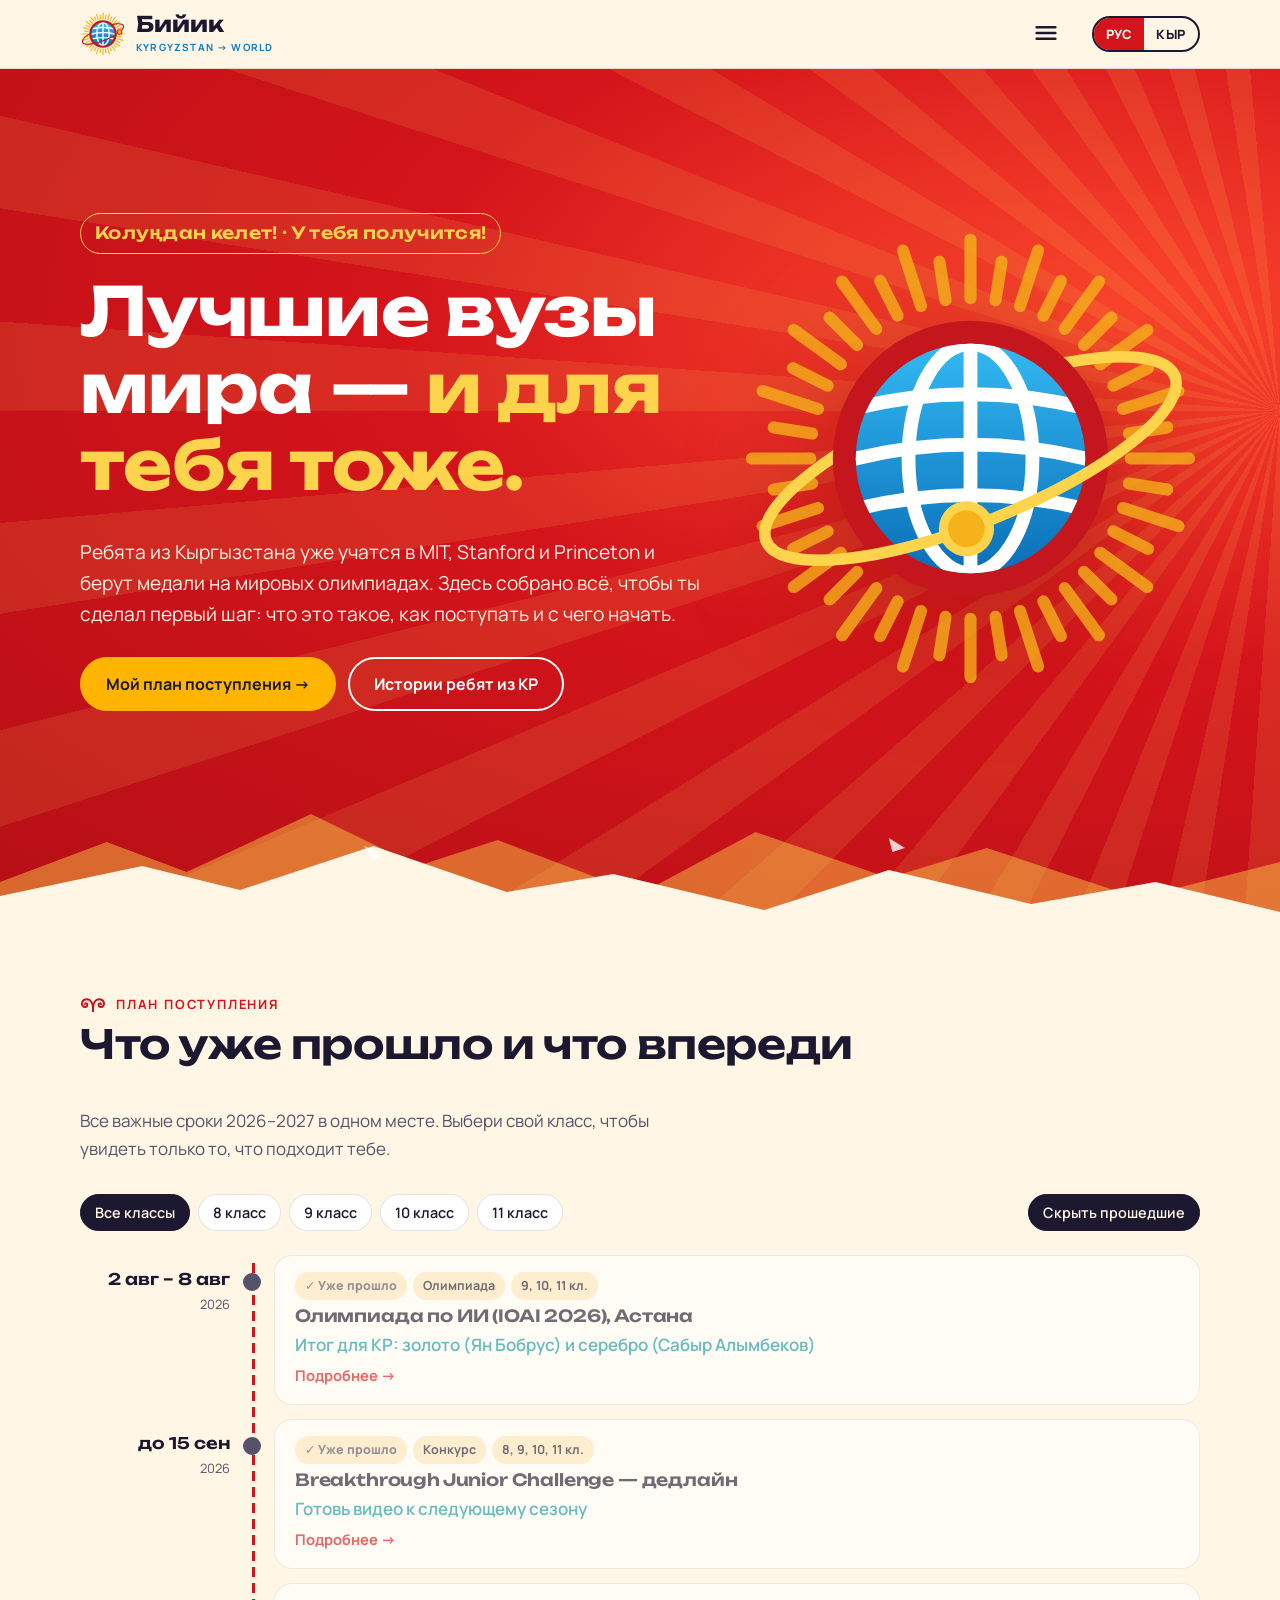
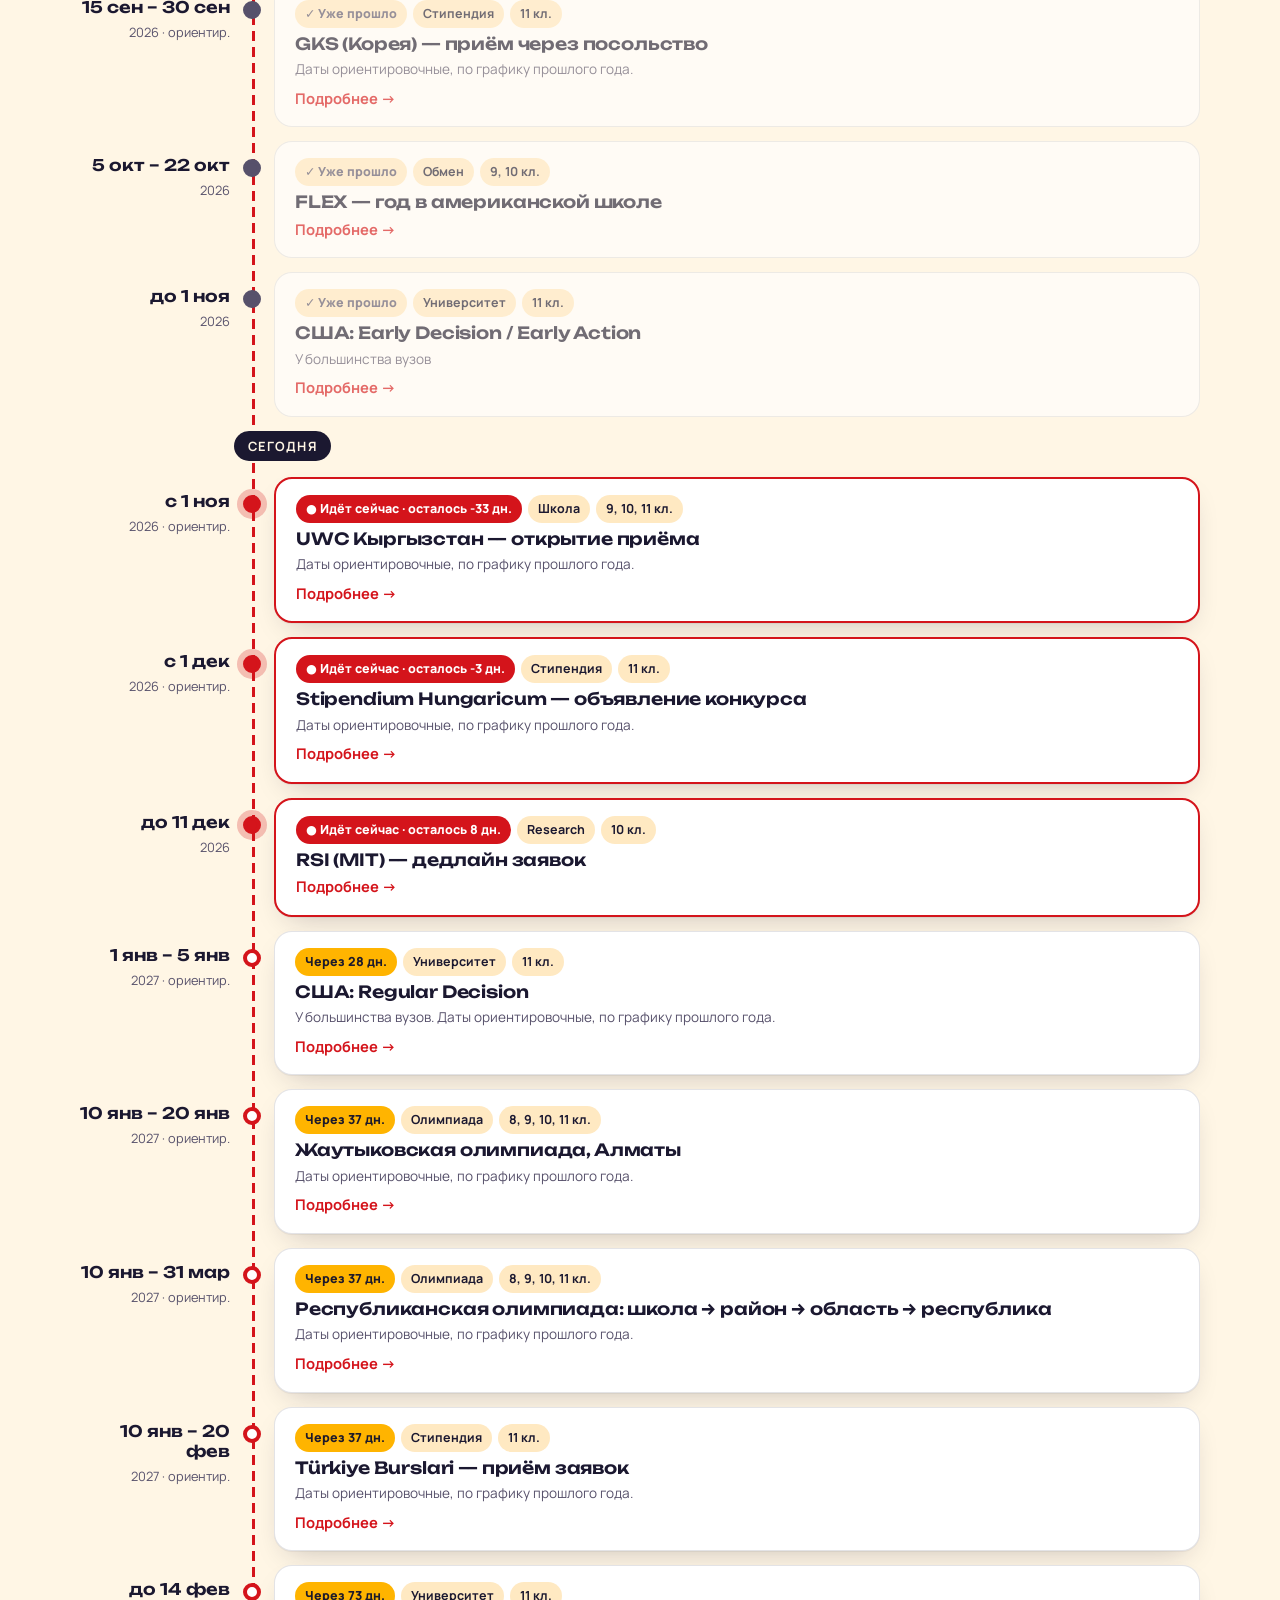
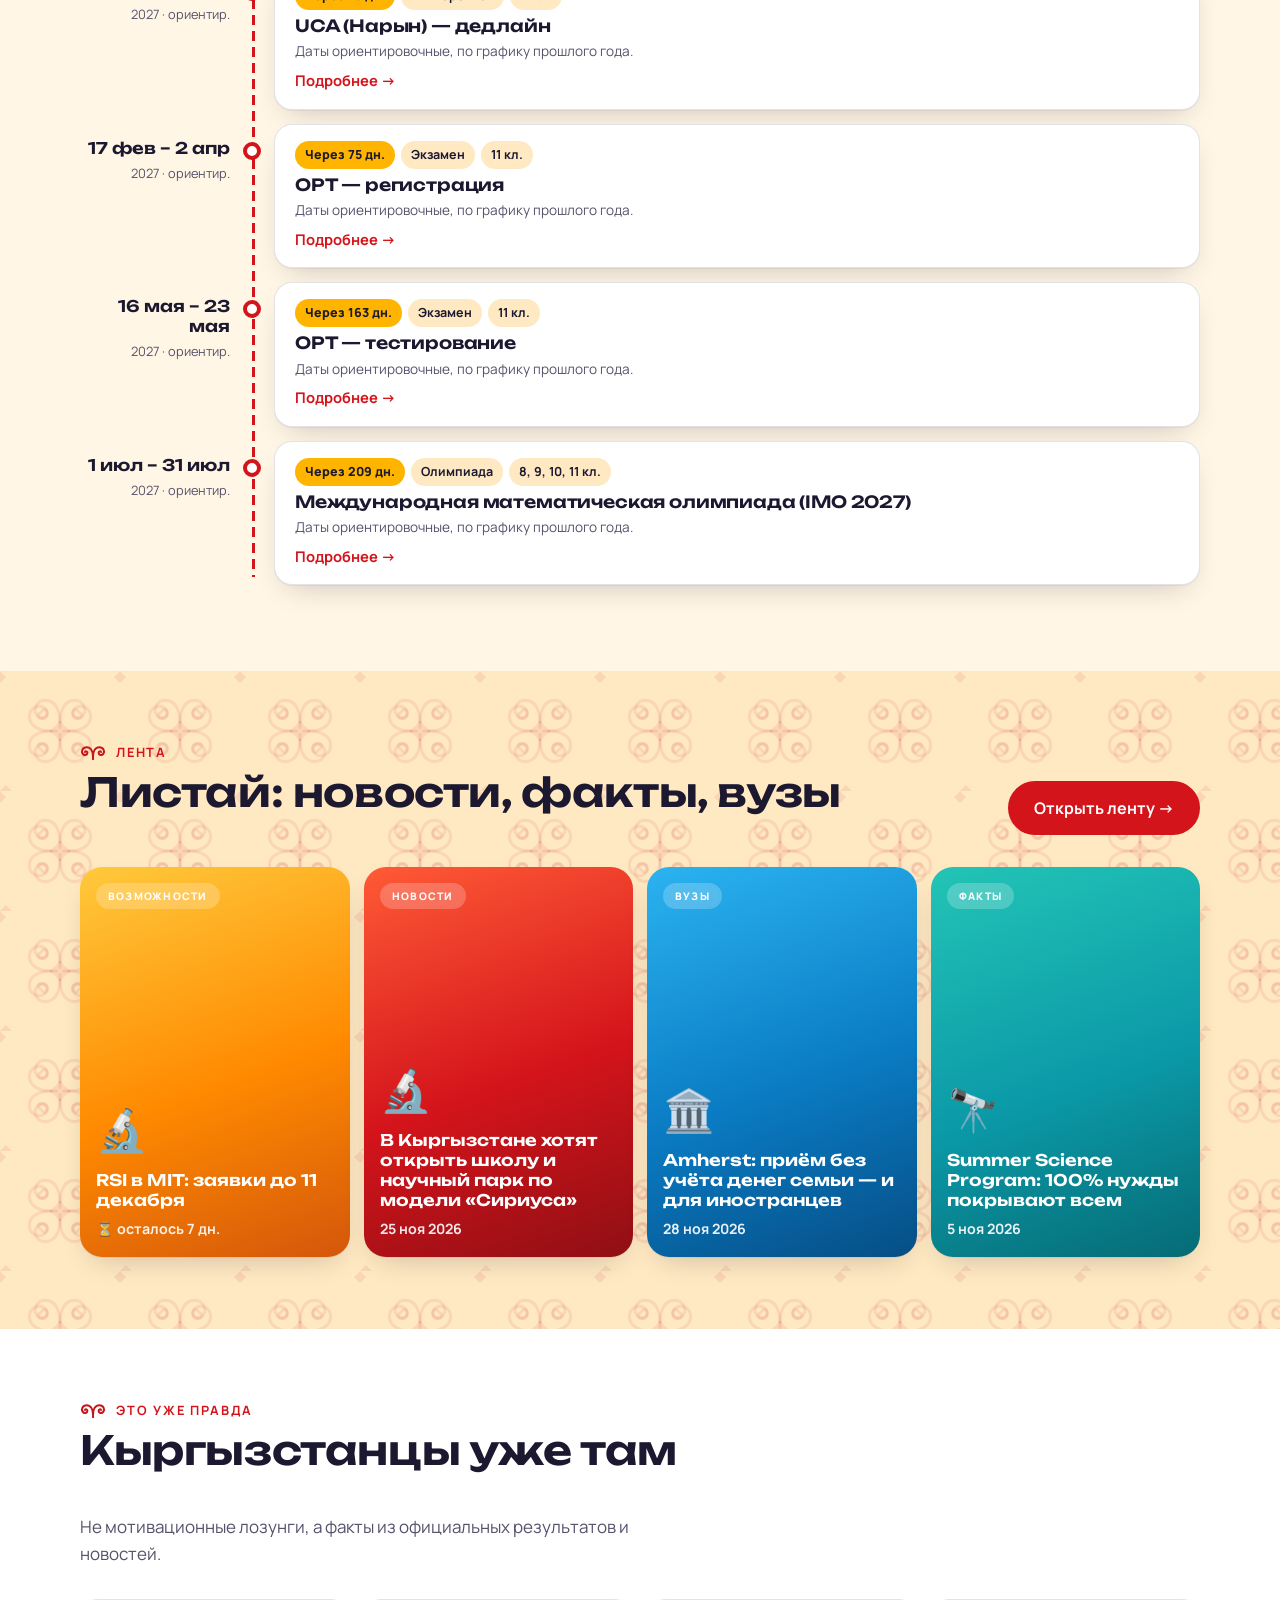
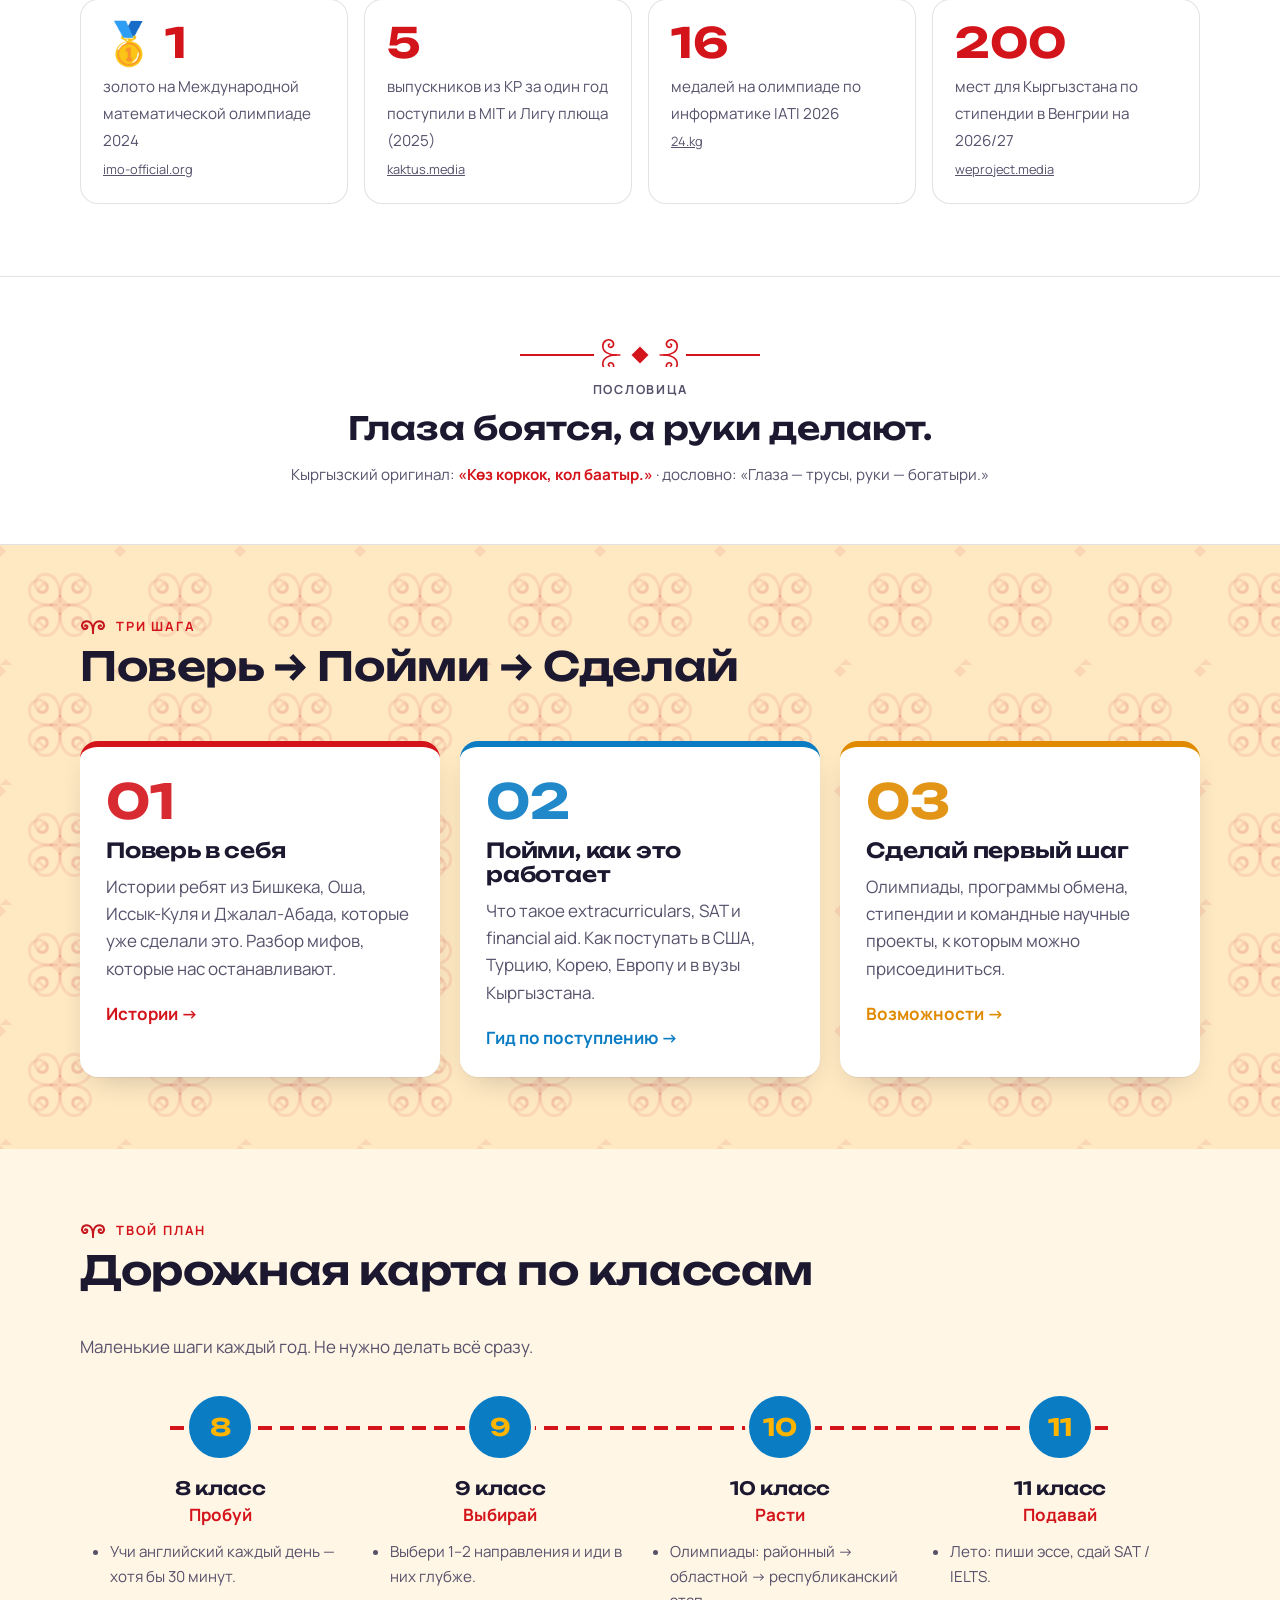
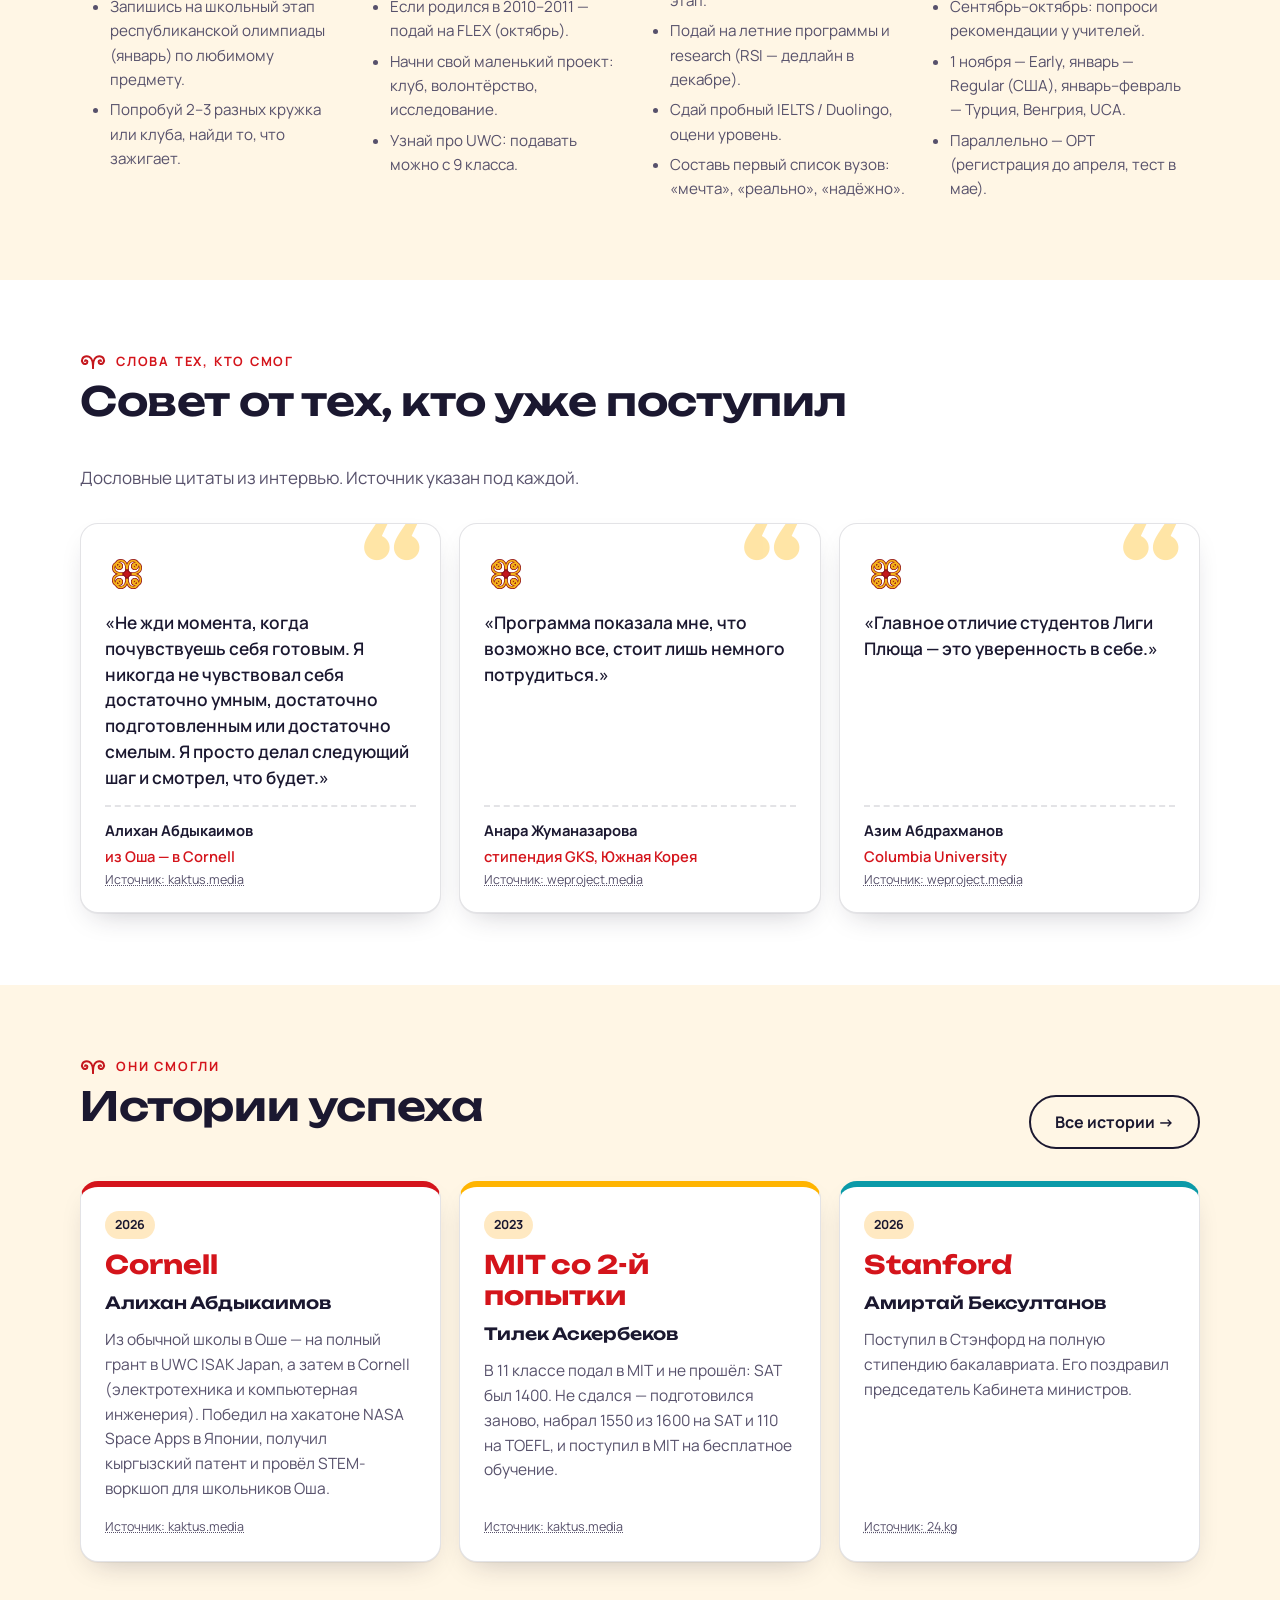
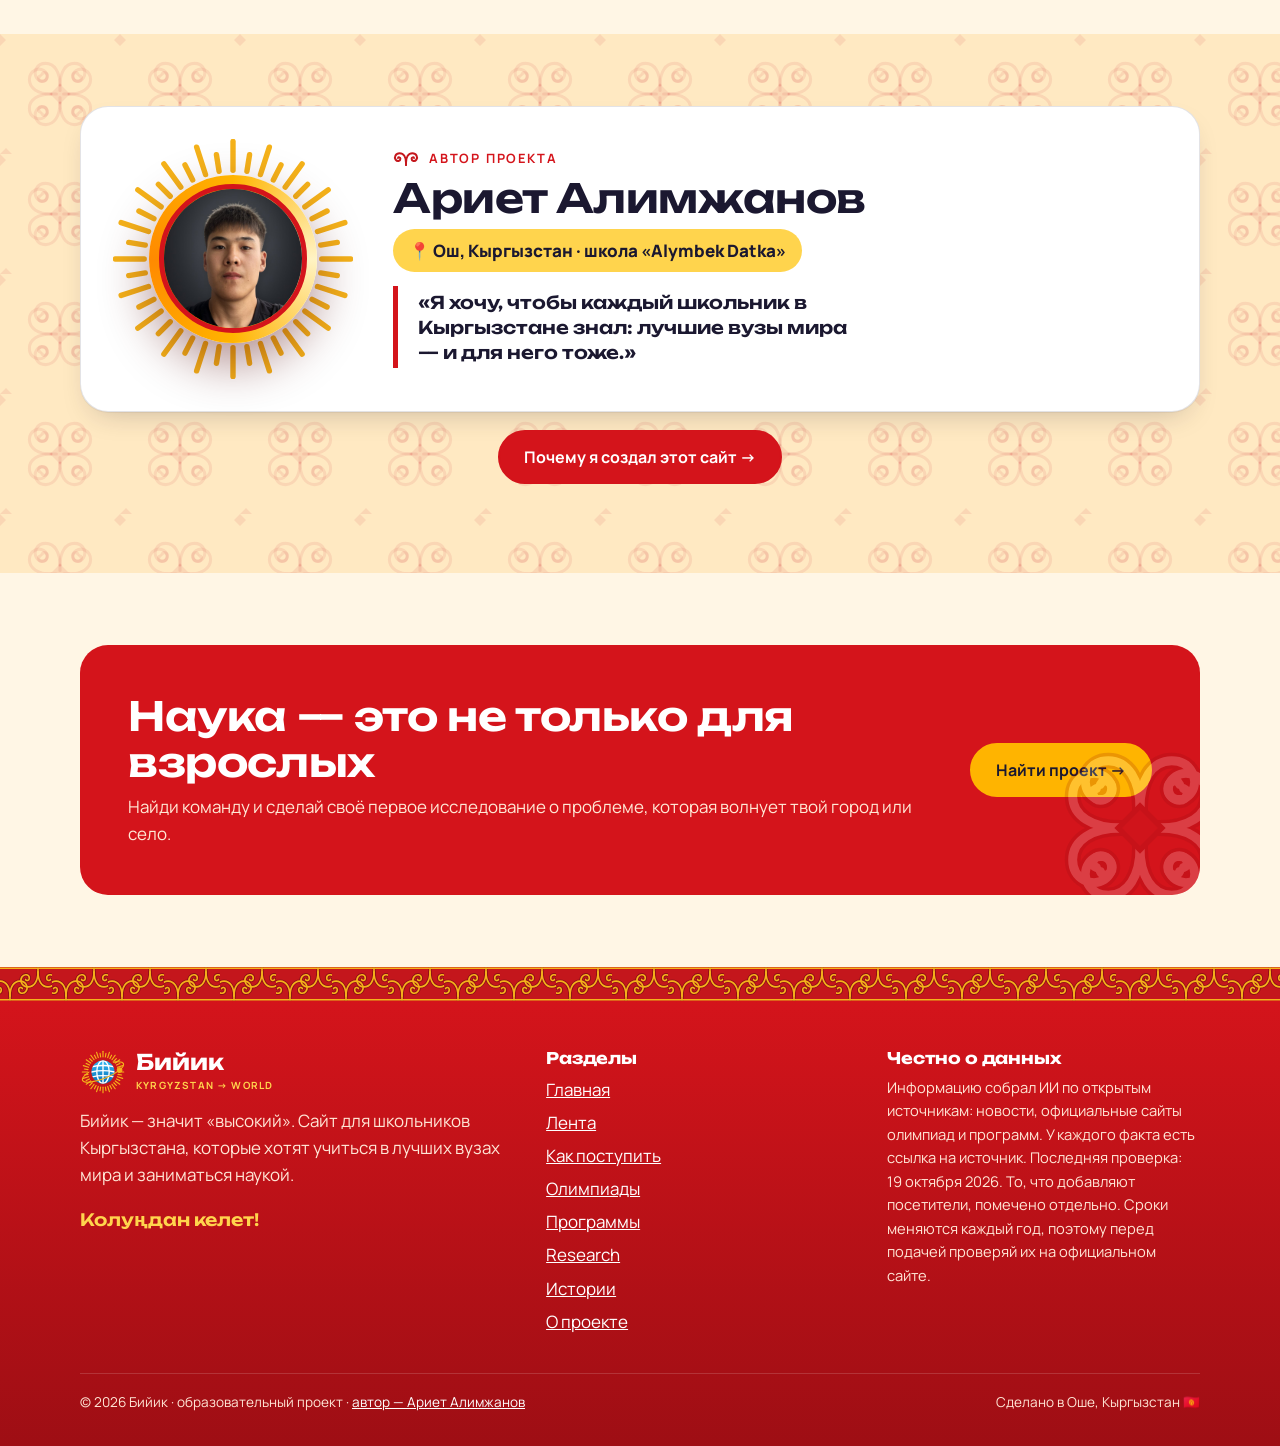
<file: index.html>
<!doctype html>
<html lang="ru" data-title-ky="Бийик — дүйнөнүн мыкты ЖОЖдоруна жол">
<head>
<meta charset="utf-8">
<meta name="viewport" content="width=device-width, initial-scale=1">
<title>Бийик — сайт для поступления в лучшие вузы мира из Кыргызстана</title>
<meta name="description" content="Как поступить в зарубежный университет из Кыргызстана: гранты и стипендии, олимпиады, SAT и IELTS, план поступления по классам, истории успеха. Бесплатно, на русском и кыргызском.">
<link rel="canonical" href="https://biyik.org/">
<link rel="alternate" hreflang="ru" href="https://biyik.org/">
<link rel="alternate" hreflang="ky" href="https://biyik.org/?lang=ky">
<link rel="alternate" hreflang="x-default" href="https://biyik.org/">
<meta name="keywords" content="поступление за границу, гранты Кыргызстан, стипендии для кыргызстанцев, учеба за рубежом, олимпиады Кыргызстан, SAT, IELTS, ОРТ, ЖОЖга тапшыруу, чет өлкөдө окуу, грант, стипендия">
<meta property="og:type" content="website">
<meta property="og:site_name" content="Бийик">
<meta property="og:locale" content="ru_RU">
<meta property="og:locale:alternate" content="ky_KG">
<meta property="og:title" content="Бийик — сайт для поступления в лучшие вузы мира из Кыргызстана">
<meta property="og:description" content="Как поступить в зарубежный университет из Кыргызстана: гранты и стипендии, олимпиады, SAT и IELTS, план поступления по классам, истории успеха. Бесплатно, на русском и кыргызском.">
<meta property="og:url" content="https://biyik.org/">
<meta property="og:image" content="https://biyik.org/img/og-image.png">
<meta property="og:image:width" content="1200">
<meta property="og:image:height" content="630">
<meta name="twitter:card" content="summary_large_image">
<script type="application/ld+json">{"@context": "https://schema.org", "@graph": [{"@type": "WebSite", "name": "Бийик", "alternateName": ["Biyik", "biyik.org"], "url": "https://biyik.org/", "inLanguage": ["ru", "ky"], "description": "Как поступить в зарубежный университет из Кыргызстана: гранты и стипендии, олимпиады, SAT и IELTS, план поступления по классам, истории успеха. Бесплатно, на русском и кыргызском."}, {"@type": "Organization", "name": "Бийик", "url": "https://biyik.org/", "logo": "https://biyik.org/img/og-image.png", "founder": {"@type": "Person", "name": "Ариет Алимжанов", "homeLocation": "Ош, Кыргызстан"}}]}</script>
<meta name="theme-color" content="#d4141b">
<link rel="icon" href="data:image/svg+xml,%3Csvg viewBox=%22-100 -100 200 200%22 xmlns=%22http://www.w3.org/2000/svg%22%3E%3Cdefs%3E%3CclipPath id=%22Lg%22%3E%3Ccircle r=%2250%22/%3E%3C/clipPath%3E%3ClinearGradient id=%22Lb%22 x1=%220%22 y1=%220%22 x2=%220%22 y2=%221%22%3E%3Cstop offset=%220%22 stop-color=%22#33b8f2%22/%3E%3Cstop offset=%221%22 stop-color=%22#0a6fb8%22/%3E%3C/linearGradient%3E%3C/defs%3E%3Cg stroke=%22#f5b21a%22 stroke-width=%225%22 stroke-linecap=%22round%22%3E%3Cline x1=%2266.0%22 y1=%220.0%22 x2=%2290.0%22 y2=%220.0%22/%3E%3Cline x1=%2265.2%22 y1=%2210.3%22 x2=%2281.0%22 y2=%2212.8%22/%3E%3Cline x1=%2262.8%22 y1=%2220.4%22 x2=%2285.6%22 y2=%2227.8%22/%3E%3Cline x1=%2258.8%22 y1=%2230.0%22 x2=%2273.1%22 y2=%2237.2%22/%3E%3Cline x1=%2253.4%22 y1=%2238.8%22 x2=%2272.8%22 y2=%2252.9%22/%3E%3Cline x1=%2246.7%22 y1=%2246.7%22 x2=%2258.0%22 y2=%2258.0%22/%3E%3Cline x1=%2238.8%22 y1=%2253.4%22 x2=%2252.9%22 y2=%2272.8%22/%3E%3Cline x1=%2230.0%22 y1=%2258.8%22 x2=%2237.2%22 y2=%2273.1%22/%3E%3Cline x1=%2220.4%22 y1=%2262.8%22 x2=%2227.8%22 y2=%2285.6%22/%3E%3Cline x1=%2210.3%22 y1=%2265.2%22 x2=%2212.8%22 y2=%2281.0%22/%3E%3Cline x1=%220.0%22 y1=%2266.0%22 x2=%220.0%22 y2=%2290.0%22/%3E%3Cline x1=%22-10.3%22 y1=%2265.2%22 x2=%22-12.8%22 y2=%2281.0%22/%3E%3Cline x1=%22-20.4%22 y1=%2262.8%22 x2=%22-27.8%22 y2=%2285.6%22/%3E%3Cline x1=%22-30.0%22 y1=%2258.8%22 x2=%22-37.2%22 y2=%2273.1%22/%3E%3Cline x1=%22-38.8%22 y1=%2253.4%22 x2=%22-52.9%22 y2=%2272.8%22/%3E%3Cline x1=%22-46.7%22 y1=%2246.7%22 x2=%22-58.0%22 y2=%2258.0%22/%3E%3Cline x1=%22-53.4%22 y1=%2238.8%22 x2=%22-72.8%22 y2=%2252.9%22/%3E%3Cline x1=%22-58.8%22 y1=%2230.0%22 x2=%22-73.1%22 y2=%2237.2%22/%3E%3Cline x1=%22-62.8%22 y1=%2220.4%22 x2=%22-85.6%22 y2=%2227.8%22/%3E%3Cline x1=%22-65.2%22 y1=%2210.3%22 x2=%22-81.0%22 y2=%2212.8%22/%3E%3Cline x1=%22-66.0%22 y1=%220.0%22 x2=%22-90.0%22 y2=%220.0%22/%3E%3Cline x1=%22-65.2%22 y1=%22-10.3%22 x2=%22-81.0%22 y2=%22-12.8%22/%3E%3Cline x1=%22-62.8%22 y1=%22-20.4%22 x2=%22-85.6%22 y2=%22-27.8%22/%3E%3Cline x1=%22-58.8%22 y1=%22-30.0%22 x2=%22-73.1%22 y2=%22-37.2%22/%3E%3Cline x1=%22-53.4%22 y1=%22-38.8%22 x2=%22-72.8%22 y2=%22-52.9%22/%3E%3Cline x1=%22-46.7%22 y1=%22-46.7%22 x2=%22-58.0%22 y2=%22-58.0%22/%3E%3Cline x1=%22-38.8%22 y1=%22-53.4%22 x2=%22-52.9%22 y2=%22-72.8%22/%3E%3Cline x1=%22-30.0%22 y1=%22-58.8%22 x2=%22-37.2%22 y2=%22-73.1%22/%3E%3Cline x1=%22-20.4%22 y1=%22-62.8%22 x2=%22-27.8%22 y2=%22-85.6%22/%3E%3Cline x1=%22-10.3%22 y1=%22-65.2%22 x2=%22-12.8%22 y2=%22-81.0%22/%3E%3Cline x1=%22-0.0%22 y1=%22-66.0%22 x2=%22-0.0%22 y2=%22-90.0%22/%3E%3Cline x1=%2210.3%22 y1=%22-65.2%22 x2=%2212.8%22 y2=%22-81.0%22/%3E%3Cline x1=%2220.4%22 y1=%22-62.8%22 x2=%2227.8%22 y2=%22-85.6%22/%3E%3Cline x1=%2230.0%22 y1=%22-58.8%22 x2=%2237.2%22 y2=%22-73.1%22/%3E%3Cline x1=%2238.8%22 y1=%22-53.4%22 x2=%2252.9%22 y2=%22-72.8%22/%3E%3Cline x1=%2246.7%22 y1=%22-46.7%22 x2=%2258.0%22 y2=%22-58.0%22/%3E%3Cline x1=%2253.4%22 y1=%22-38.8%22 x2=%2272.8%22 y2=%22-52.9%22/%3E%3Cline x1=%2258.8%22 y1=%22-30.0%22 x2=%2273.1%22 y2=%22-37.2%22/%3E%3Cline x1=%2262.8%22 y1=%22-20.4%22 x2=%2285.6%22 y2=%22-27.8%22/%3E%3Cline x1=%2265.2%22 y1=%22-10.3%22 x2=%2281.0%22 y2=%22-12.8%22/%3E%3C/g%3E%3Cpath d=%22M-96 0A96 28 0 0 1 96 0%22 transform=%22rotate(-22)%22 fill=%22none%22 stroke=%22#c4161c%22 stroke-width=%225%22 stroke-linecap=%22round%22/%3E%3Ccircle r=%2260%22 fill=%22#c4161c%22/%3E%3Ccircle r=%2250%22 fill=%22url(#Lb)%22/%3E%3Cg clip-path=%22url(#Lg)%22 fill=%22none%22 stroke=%22#fff%22 stroke-width=%226%22 stroke-linecap=%22round%22%3E %3Cellipse rx=%2227%22 ry=%2250%22/%3E%3Cline x1=%220%22 y1=%22-50%22 x2=%220%22 y2=%2250%22/%3E %3Cpath d=%22M-50 -22Q0 -34 50 -22M-50 22Q0 10 50 22M-50 0Q0 -12 50 0%22/%3E%3C/g%3E%3Cpath d=%22M96 0A96 28 0 0 1 -96 0%22 transform=%22rotate(-22)%22 fill=%22none%22 stroke=%22#c4161c%22 stroke-width=%225%22 stroke-linecap=%22round%22/%3E%3Cg transform=%22rotate(-22)%22%3E%3Ccircle cx=%2270%22 cy=%2219%22 r=%2210%22 fill=%22#f5b21a%22 stroke=%22#c4161c%22 stroke-width=%224%22/%3E%3C/g%3E%3C/svg%3E">
<link rel="preconnect" href="https://fonts.googleapis.com">
<link rel="preconnect" href="https://fonts.gstatic.com" crossorigin>
<link href="https://fonts.googleapis.com/css2?family=Manrope:wght@400;500;600;700;800&family=Unbounded:wght@500;600;700&display=swap&subset=cyrillic" rel="stylesheet">
<link rel="stylesheet" href="css/style.css">
<link rel="stylesheet" href="css/ornaments.css">
</head>
<body class="">
<header id="site-header"></header>
<main>

<section class="hero"><div class="wrap hero-inner">
  <div>
    <span class="kg"><span data-ky="Колуңдан келет!">Колуңдан келет! · У тебя получится!</span></span>
    <h1><span data-ky="Дүйнөнүн мыкты ЖОЖдору — &lt;em&gt;сен үчүн да.&lt;/em&gt;">Лучшие вузы мира — <em>и для тебя тоже.</em></span></h1>
    <p class="lead"><span data-ky="Кыргызстандык балдар MIT, Stanford жана Princetonдо окуп, дүйнөлүк олимпиадаларда медаль алып жатышат. Бул жерде биринчи кадамыңды жасоо үчүн баары бар: бул эмне, кантип тапшыруу жана кайдан баштоо.">Ребята из Кыргызстана уже учатся в MIT, Stanford и Princeton и берут медали на мировых олимпиадах. Здесь собрано всё, чтобы ты сделал первый шаг: что это такое, как поступать и с чего начать.</span></p>
    <div class="hero-actions">
      <a class="btn" href="#plan"><span data-ky="Менин планым →">Мой план поступления →</span></a>
      <a class="btn ghost" href="stories.html"><span data-ky="КРдин балдарынын окуялары">Истории ребят из КР</span></a>
    </div>
  </div>
  <div class="hero-logo" data-logo="#ffd44d"></div>
</div><svg class="mountains" viewBox="0 0 1440 120" preserveAspectRatio="none" aria-hidden="true">
  <path d="M0 120V78l120-40 90 30 140-58 120 52 90-26 160 54 130-62 150 46 110-30 170 50 160-36V120z"/>
  <path d="M0 120V92l160-30 110 24 150-44 150 46 120-18 170 36 140-40 160 34 140-22 140 30V120z" fill="var(--felt)"/>
  <path d="M410 42l20 9-12 6zM1000 34l18 10-14 4z" fill="#fff" opacity=".8"/>
</svg></section>

<section id="plan"><div class="wrap">
  <div class="section-title"><div><div class="eyebrow"><span data-ky="Тапшыруу планы">План поступления</span></div><h2><span data-ky="Эмне өттү, эмне алдыда">Что уже прошло и что впереди</span></h2></div><p class=muted><span data-ky="2026–2027-жылдардын бардык маанилүү мөөнөттөрү бир жерде. Өзүңө тиешелүүсүн гана көрүү үчүн классыңды танда.">Все важные сроки 2026–2027 в одном месте. Выбери свой класс, чтобы увидеть только то, что подходит тебе.</span></p></div>
  <div class="filters" id="timeline-grades"></div>
  <ol class="timeline" id="timeline"></ol>
</div></section>

<section class="pattern-bg"><div class="wrap">
  <div class="section-title"><div><div class="eyebrow"><span data-ky="Тасма">Лента</span></div><h2><span data-ky="Сүр: жаңылыктар, фактылар, ЖОЖдор">Листай: новости, факты, вузы</span></h2></div><a class="btn red" href="feed.html"><span data-ky="Тасманы ачуу →">Открыть ленту →</span></a></div>
  <div class="fp-grid" id="feed-preview"></div>
</div></section>

<section class="alt"><div class="wrap">
  <div class="section-title"><div><div class="eyebrow"><span data-ky="Бул чындык">Это уже правда</span></div><h2><span data-ky="Кыргызстандыктар буга чейин эле ошол жерде">Кыргызстанцы уже там</span></h2></div><p class=muted><span data-ky="Мотивациялык ураандар эмес — расмий жыйынтыктардан жана жаңылыктардан алынган фактылар.">Не мотивационные лозунги, а факты из официальных результатов и новостей.</span></p></div>
  <div class="stats">
    <div class="stat reveal"><b>🥇 1</b><span><span data-ky="Эл аралык математикалык олимпиада 2024тө алтын">золото на Международной математической олимпиаде 2024</span></span><br><a href="https://www.imo-official.org/results/team/year/2024/country/KGZ/" target="_blank" rel="noopener">imo-official.org</a></div>
    <div class="stat reveal"><b>5</b><span><span data-ky="КРдин бүтүрүүчүсү бир жылда MITге жана Плющ лигасына өтүштү (2025)">выпускников из КР за один год поступили в MIT и Лигу плюща (2025)</span></span><br><a href="https://kaktus.media/doc/525167_piat_vypysknikov_iz_kyrgyzstana_postypili_v_yniversitety_ligi_plusha_i_mit.html" target="_blank" rel="noopener">kaktus.media</a></div>
    <div class="stat reveal"><b>16</b><span><span data-ky="IATI 2026 информатика олимпиадасында медаль">медалей на олимпиаде по информатике IATI 2026</span></span><br><a href="https://24.kg/obschestvo/373329_shkolniki_izkr_vzyali_16medaley_namejdunarodnoy_olimpiade_poinformatike/" target="_blank" rel="noopener">24.kg</a></div>
    <div class="stat reveal"><b>200</b><span><span data-ky="2026/27-жылга Венгриянын стипендиясы боюнча Кыргызстанга орун">мест для Кыргызстана по стипендии в Венгрии на 2026/27</span></span><br><a href="https://www.weproject.media/articles/detail/200-kyrgyzstantsev-smogut-uchitsya-v-vengrii-v-2026-godu-trebovaniya-kvoty-i-sroki-podachi/?amp=y" target="_blank" rel="noopener">weproject.media</a></div>
  </div>
</div></section>
<section class="proverb-band"><div class="wrap"><div data-proverb="index"></div></div></section>

<section class="pattern-bg"><div class="wrap">
  <div class="section-title"><div><div class="eyebrow"><span data-ky="Үч кадам">Три шага</span></div><h2><span data-ky="Ишен → Түшүн → Жаса">Поверь → Пойми → Сделай</span></h2></div></div>
  <div class="paths">
    <a class="path reveal" href="stories.html" style="--c:var(--red)"><div class="num">01</div><h3><span data-ky="Өзүңө ишен">Поверь в себя</span></h3><p><span data-ky="Муну буга чейин жасаган Бишкек, Ош, Ысык-Көл жана Жалал-Абаддык балдардын окуялары. Бизди токтоткон мифтердин талдоосу.">Истории ребят из Бишкека, Оша, Иссык-Куля и Джалал-Абада, которые уже сделали это. Разбор мифов, которые нас останавливают.</span></p><span class="go"><span data-ky="Окуялар →">Истории →</span></span></a>
    <a class="path reveal" href="guide.html" style="--c:var(--sky)"><div class="num">02</div><h3><span data-ky="Кантип иштээрин түшүн">Пойми, как это работает</span></h3><p><span data-ky="Extracurriculars, SAT жана financial aid деген эмне. АКШга, Түркияга, Кореяга, Европага жана Кыргызстандын ЖОЖдоруна кантип тапшыруу.">Что такое extracurriculars, SAT и financial aid. Как поступать в США, Турцию, Корею, Европу и в вузы Кыргызстана.</span></p><span class="go"><span data-ky="Тапшыруу боюнча гид →">Гид по поступлению →</span></span></a>
    <a class="path reveal" href="olympiads.html" style="--c:#e08a00"><div class="num">03</div><h3><span data-ky="Биринчи кадамды жаса">Сделай первый шаг</span></h3><p><span data-ky="Олимпиадалар, алмашуу программалары, стипендиялар жана кошулса боло турган командалык илимий долбоорлор.">Олимпиады, программы обмена, стипендии и командные научные проекты, к которым можно присоединиться.</span></p><span class="go"><span data-ky="Мүмкүнчүлүктөр →">Возможности →</span></span></a>
  </div>
</div></section>

<section><div class="wrap">
  <div class="section-title"><div><div class="eyebrow"><span data-ky="Сенин планың">Твой план</span></div><h2><span data-ky="Класстар боюнча жол картасы">Дорожная карта по классам</span></h2></div><p class=muted><span data-ky="Ар жылы кичинекей кадамдар. Баарын бир убакта жасоонун кереги жок.">Маленькие шаги каждый год. Не нужно делать всё сразу.</span></p></div>
  <div class="roadmap" id="roadmap"></div>
</div></section>

<section class="alt"><div class="wrap">
  <div class="section-title"><div><div class="eyebrow"><span data-ky="Колунан келгендердин сөздөрү">Слова тех, кто смог</span></div><h2><span data-ky="Буга чейин өткөндөрдүн кеңеши">Совет от тех, кто уже поступил</span></h2></div><p class=muted><span data-ky="Интервьюлардан алынган цитаталар. Ар биринин астында булагы көрсөтүлгөн.">Дословные цитаты из интервью. Источник указан под каждой.</span></p></div>
  <div class="quotes" id="quote-featured"></div>
</div></section>

<section><div class="wrap">
  <div class="section-title"><div><div class="eyebrow"><span data-ky="Алар жасай алышты">Они смогли</span></div><h2><span data-ky="Ийгилик окуялары">Истории успеха</span></h2></div><a class="btn ghost" href="stories.html"><span data-ky="Бардык окуялар →">Все истории →</span></a></div>
  <div class="grid" id="story-featured"></div>
</div></section>

<section class="pattern-bg"><div class="wrap">
  <div class="author-home reveal" id="author-home"></div>
  <p style="text-align:center;margin-top:18px"><a class="btn red" href="about.html"><span data-ky="Бул сайтты эмне үчүн жасадым →">Почему я создал этот сайт →</span></a></p>
</div></section>

<section><div class="wrap">
  <div class="cta"><div class="deco" data-rosette="#ffffff"></div>
    <div><h2><span data-ky="Илим — чоңдор үчүн гана эмес">Наука — это не только для взрослых</span></h2><p><span data-ky="Команда таап, шаарыңды же айылыңды тынчсыздандырган көйгөй боюнча биринчи изилдөөңдү жаса.">Найди команду и сделай своё первое исследование о проблеме, которая волнует твой город или село.</span></p></div>
    <a class="btn" href="research.html"><span data-ky="Долбоор табуу →">Найти проект →</span></a>
  </div>
</div></section>
</main>
<div id="site-footer"></div>
<script src="js/config.js"></script>
<script src="js/data.js"></script>
<script src="js/data-ky.js"></script>
<script src="js/feed.js"></script>
<script src="js/main.js"></script>
</body>
</html>
</file>
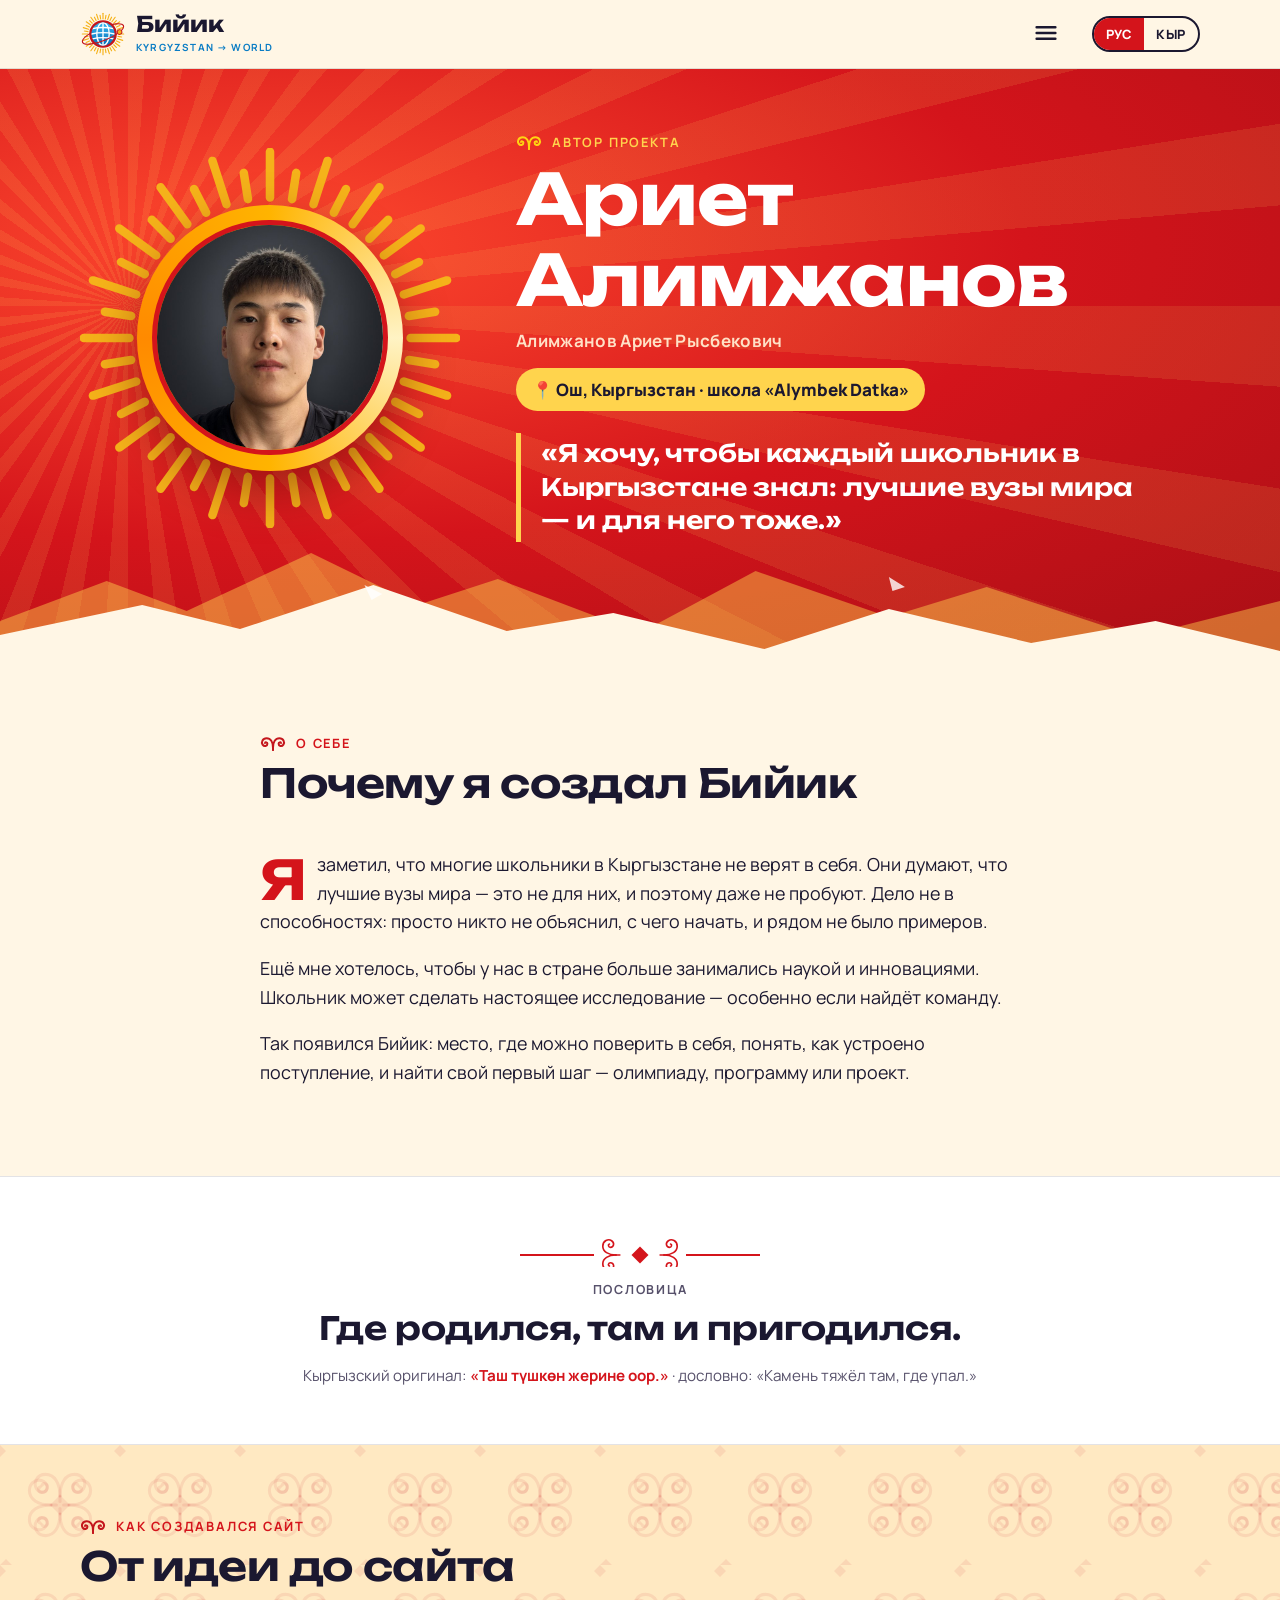
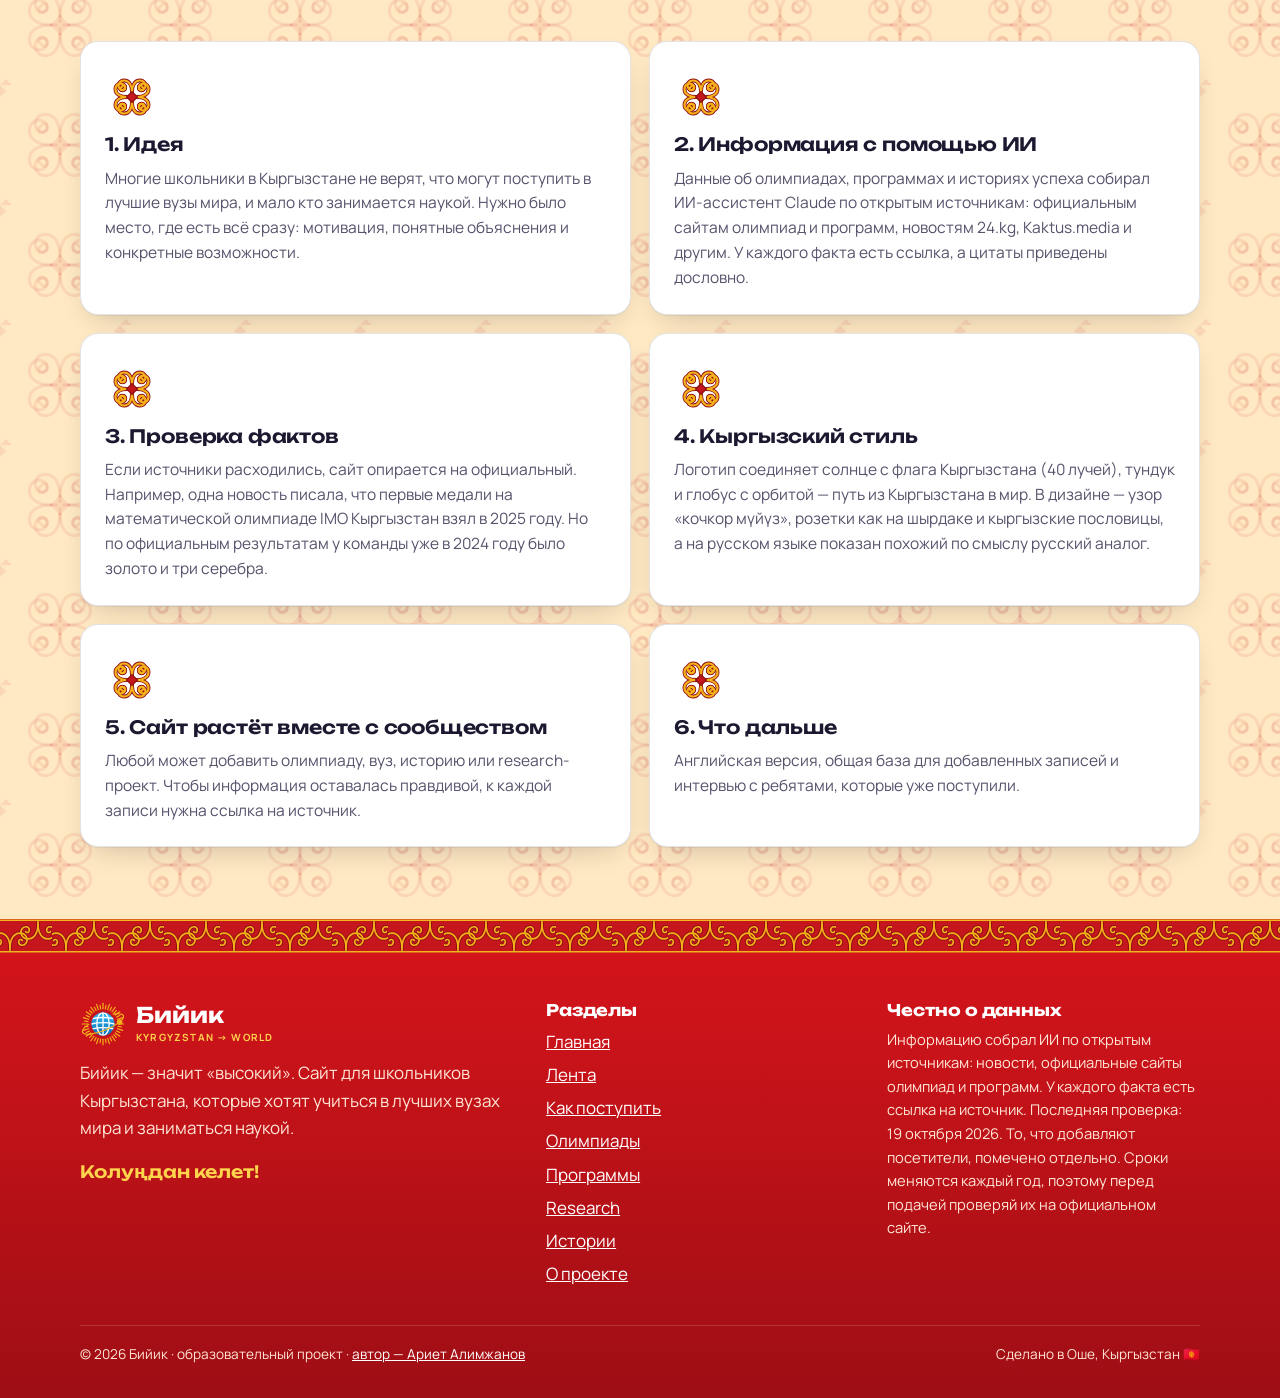
<file: about.html>
<!doctype html>
<html lang="ru" data-title-ky="Ариет Алимжанов — Бийиктин автору">
<head>
<meta charset="utf-8">
<meta name="viewport" content="width=device-width, initial-scale=1">
<title>О проекте Бийик и авторе Ариете Алимжанове</title>
<meta name="description" content="Бийик — образовательный проект школьника из Оша Ариета Алимжанова: помогает школьникам Кыргызстана поверить в себя и поступить в лучшие вузы мира.">
<link rel="canonical" href="https://biyik.org/about.html">
<link rel="alternate" hreflang="ru" href="https://biyik.org/about.html">
<link rel="alternate" hreflang="ky" href="https://biyik.org/about.html?lang=ky">
<link rel="alternate" hreflang="x-default" href="https://biyik.org/about.html">
<meta name="keywords" content="поступление за границу, гранты Кыргызстан, стипендии для кыргызстанцев, учеба за рубежом, олимпиады Кыргызстан, SAT, IELTS, ОРТ, ЖОЖга тапшыруу, чет өлкөдө окуу, грант, стипендия">
<meta property="og:type" content="website">
<meta property="og:site_name" content="Бийик">
<meta property="og:locale" content="ru_RU">
<meta property="og:locale:alternate" content="ky_KG">
<meta property="og:title" content="О проекте Бийик и авторе Ариете Алимжанове">
<meta property="og:description" content="Бийик — образовательный проект школьника из Оша Ариета Алимжанова: помогает школьникам Кыргызстана поверить в себя и поступить в лучшие вузы мира.">
<meta property="og:url" content="https://biyik.org/about.html">
<meta property="og:image" content="https://biyik.org/img/og-image.png">
<meta property="og:image:width" content="1200">
<meta property="og:image:height" content="630">
<meta name="twitter:card" content="summary_large_image">
<meta name="theme-color" content="#d4141b">
<link rel="icon" href="data:image/svg+xml,%3Csvg viewBox=%22-100 -100 200 200%22 xmlns=%22http://www.w3.org/2000/svg%22%3E%3Cdefs%3E%3CclipPath id=%22Lg%22%3E%3Ccircle r=%2250%22/%3E%3C/clipPath%3E%3ClinearGradient id=%22Lb%22 x1=%220%22 y1=%220%22 x2=%220%22 y2=%221%22%3E%3Cstop offset=%220%22 stop-color=%22#33b8f2%22/%3E%3Cstop offset=%221%22 stop-color=%22#0a6fb8%22/%3E%3C/linearGradient%3E%3C/defs%3E%3Cg stroke=%22#f5b21a%22 stroke-width=%225%22 stroke-linecap=%22round%22%3E%3Cline x1=%2266.0%22 y1=%220.0%22 x2=%2290.0%22 y2=%220.0%22/%3E%3Cline x1=%2265.2%22 y1=%2210.3%22 x2=%2281.0%22 y2=%2212.8%22/%3E%3Cline x1=%2262.8%22 y1=%2220.4%22 x2=%2285.6%22 y2=%2227.8%22/%3E%3Cline x1=%2258.8%22 y1=%2230.0%22 x2=%2273.1%22 y2=%2237.2%22/%3E%3Cline x1=%2253.4%22 y1=%2238.8%22 x2=%2272.8%22 y2=%2252.9%22/%3E%3Cline x1=%2246.7%22 y1=%2246.7%22 x2=%2258.0%22 y2=%2258.0%22/%3E%3Cline x1=%2238.8%22 y1=%2253.4%22 x2=%2252.9%22 y2=%2272.8%22/%3E%3Cline x1=%2230.0%22 y1=%2258.8%22 x2=%2237.2%22 y2=%2273.1%22/%3E%3Cline x1=%2220.4%22 y1=%2262.8%22 x2=%2227.8%22 y2=%2285.6%22/%3E%3Cline x1=%2210.3%22 y1=%2265.2%22 x2=%2212.8%22 y2=%2281.0%22/%3E%3Cline x1=%220.0%22 y1=%2266.0%22 x2=%220.0%22 y2=%2290.0%22/%3E%3Cline x1=%22-10.3%22 y1=%2265.2%22 x2=%22-12.8%22 y2=%2281.0%22/%3E%3Cline x1=%22-20.4%22 y1=%2262.8%22 x2=%22-27.8%22 y2=%2285.6%22/%3E%3Cline x1=%22-30.0%22 y1=%2258.8%22 x2=%22-37.2%22 y2=%2273.1%22/%3E%3Cline x1=%22-38.8%22 y1=%2253.4%22 x2=%22-52.9%22 y2=%2272.8%22/%3E%3Cline x1=%22-46.7%22 y1=%2246.7%22 x2=%22-58.0%22 y2=%2258.0%22/%3E%3Cline x1=%22-53.4%22 y1=%2238.8%22 x2=%22-72.8%22 y2=%2252.9%22/%3E%3Cline x1=%22-58.8%22 y1=%2230.0%22 x2=%22-73.1%22 y2=%2237.2%22/%3E%3Cline x1=%22-62.8%22 y1=%2220.4%22 x2=%22-85.6%22 y2=%2227.8%22/%3E%3Cline x1=%22-65.2%22 y1=%2210.3%22 x2=%22-81.0%22 y2=%2212.8%22/%3E%3Cline x1=%22-66.0%22 y1=%220.0%22 x2=%22-90.0%22 y2=%220.0%22/%3E%3Cline x1=%22-65.2%22 y1=%22-10.3%22 x2=%22-81.0%22 y2=%22-12.8%22/%3E%3Cline x1=%22-62.8%22 y1=%22-20.4%22 x2=%22-85.6%22 y2=%22-27.8%22/%3E%3Cline x1=%22-58.8%22 y1=%22-30.0%22 x2=%22-73.1%22 y2=%22-37.2%22/%3E%3Cline x1=%22-53.4%22 y1=%22-38.8%22 x2=%22-72.8%22 y2=%22-52.9%22/%3E%3Cline x1=%22-46.7%22 y1=%22-46.7%22 x2=%22-58.0%22 y2=%22-58.0%22/%3E%3Cline x1=%22-38.8%22 y1=%22-53.4%22 x2=%22-52.9%22 y2=%22-72.8%22/%3E%3Cline x1=%22-30.0%22 y1=%22-58.8%22 x2=%22-37.2%22 y2=%22-73.1%22/%3E%3Cline x1=%22-20.4%22 y1=%22-62.8%22 x2=%22-27.8%22 y2=%22-85.6%22/%3E%3Cline x1=%22-10.3%22 y1=%22-65.2%22 x2=%22-12.8%22 y2=%22-81.0%22/%3E%3Cline x1=%22-0.0%22 y1=%22-66.0%22 x2=%22-0.0%22 y2=%22-90.0%22/%3E%3Cline x1=%2210.3%22 y1=%22-65.2%22 x2=%2212.8%22 y2=%22-81.0%22/%3E%3Cline x1=%2220.4%22 y1=%22-62.8%22 x2=%2227.8%22 y2=%22-85.6%22/%3E%3Cline x1=%2230.0%22 y1=%22-58.8%22 x2=%2237.2%22 y2=%22-73.1%22/%3E%3Cline x1=%2238.8%22 y1=%22-53.4%22 x2=%2252.9%22 y2=%22-72.8%22/%3E%3Cline x1=%2246.7%22 y1=%22-46.7%22 x2=%2258.0%22 y2=%22-58.0%22/%3E%3Cline x1=%2253.4%22 y1=%22-38.8%22 x2=%2272.8%22 y2=%22-52.9%22/%3E%3Cline x1=%2258.8%22 y1=%22-30.0%22 x2=%2273.1%22 y2=%22-37.2%22/%3E%3Cline x1=%2262.8%22 y1=%22-20.4%22 x2=%2285.6%22 y2=%22-27.8%22/%3E%3Cline x1=%2265.2%22 y1=%22-10.3%22 x2=%2281.0%22 y2=%22-12.8%22/%3E%3C/g%3E%3Cpath d=%22M-96 0A96 28 0 0 1 96 0%22 transform=%22rotate(-22)%22 fill=%22none%22 stroke=%22#c4161c%22 stroke-width=%225%22 stroke-linecap=%22round%22/%3E%3Ccircle r=%2260%22 fill=%22#c4161c%22/%3E%3Ccircle r=%2250%22 fill=%22url(#Lb)%22/%3E%3Cg clip-path=%22url(#Lg)%22 fill=%22none%22 stroke=%22#fff%22 stroke-width=%226%22 stroke-linecap=%22round%22%3E %3Cellipse rx=%2227%22 ry=%2250%22/%3E%3Cline x1=%220%22 y1=%22-50%22 x2=%220%22 y2=%2250%22/%3E %3Cpath d=%22M-50 -22Q0 -34 50 -22M-50 22Q0 10 50 22M-50 0Q0 -12 50 0%22/%3E%3C/g%3E%3Cpath d=%22M96 0A96 28 0 0 1 -96 0%22 transform=%22rotate(-22)%22 fill=%22none%22 stroke=%22#c4161c%22 stroke-width=%225%22 stroke-linecap=%22round%22/%3E%3Cg transform=%22rotate(-22)%22%3E%3Ccircle cx=%2270%22 cy=%2219%22 r=%2210%22 fill=%22#f5b21a%22 stroke=%22#c4161c%22 stroke-width=%224%22/%3E%3C/g%3E%3C/svg%3E">
<link rel="preconnect" href="https://fonts.googleapis.com">
<link rel="preconnect" href="https://fonts.gstatic.com" crossorigin>
<link href="https://fonts.googleapis.com/css2?family=Manrope:wght@400;500;600;700;800&family=Unbounded:wght@500;600;700&display=swap&subset=cyrillic" rel="stylesheet">
<link rel="stylesheet" href="css/style.css">
<link rel="stylesheet" href="css/ornaments.css">
</head>
<body class="">
<header id="site-header"></header>
<main>

<section class="author-hero"><div class="wrap"><div class="author" id="author"></div></div><svg class="mountains" viewBox="0 0 1440 120" preserveAspectRatio="none" aria-hidden="true">
  <path d="M0 120V78l120-40 90 30 140-58 120 52 90-26 160 54 130-62 150 46 110-30 170 50 160-36V120z"/>
  <path d="M0 120V92l160-30 110 24 150-44 150 46 120-18 170 36 140-40 160 34 140-22 140 30V120z" fill="var(--felt)"/>
  <path d="M410 42l20 9-12 6zM1000 34l18 10-14 4z" fill="#fff" opacity=".8"/>
</svg></section>

<section class="about-why"><div class="wrap">
  <div><div class="section-title"><div><div class="eyebrow"><span data-ky="Өзүм жөнүндө">О себе</span></div><h2><span data-ky="Бийикти эмне үчүн жасадым">Почему я создал Бийик</span></h2></div></div></div>
  <div class="author-about" id="author-about"></div>
</div></section>
<section class="proverb-band"><div class="wrap"><div data-proverb="about"></div></div></section>

<section class="pattern-bg"><div class="wrap">
  <div class="section-title"><div><div class="eyebrow"><span data-ky="Сайт кантип жасалды">Как создавался сайт</span></div><h2><span data-ky="Идеядан сайтка чейин">От идеи до сайта</span></h2></div></div>
  <div class="how">
    <article class="card reveal"><div class="ico" data-rosette></div><h3><span data-ky="1. Идея">1. Идея</span></h3><p><span data-ky="Кыргызстандагы көп окуучулар дүйнөнүн мыкты ЖОЖдоруна өтө аларына ишенишпейт, илим менен аз эле адам алектенет. Баары бир жерде болгон орун керек болчу: мотивация, түшүнүктүү түшүндүрмөлөр жана так мүмкүнчүлүктөр.">Многие школьники в Кыргызстане не верят, что могут поступить в лучшие вузы мира, и мало кто занимается наукой. Нужно было место, где есть всё сразу: мотивация, понятные объяснения и конкретные возможности.</span></p></article>
    <article class="card reveal"><div class="ico" data-rosette></div><h3><span data-ky="2. ЖИнин жардамы менен маалымат">2. Информация с помощью ИИ</span></h3><p><span data-ky="Олимпиадалар, программалар жана ийгилик окуялары тууралуу маалыматты Claude ЖИ-жардамчысы ачык булактардан чогулткан: олимпиадалардын жана программалардын расмий сайттарынан, 24.kg, Kaktus.media жана башка жаңылыктардан. Ар бир фактынын шилтемеси бар.">Данные об олимпиадах, программах и историях успеха собирал ИИ-ассистент Claude по открытым источникам: официальным сайтам олимпиад и программ, новостям 24.kg, Kaktus.media и другим. У каждого факта есть ссылка, а цитаты приведены дословно.</span></p></article>
    <article class="card reveal"><div class="ico" data-rosette></div><h3><span data-ky="3. Фактыларды текшерүү">3. Проверка фактов</span></h3><p><span data-ky="Булактар дал келбесе, сайт расмий булакка таянат. Мисалы, бир жаңылыкта Кыргызстан IMO математикалык олимпиадасында алгачкы медалдарды 2025-жылы алган деп жазылган. Бирок расмий жыйынтыктар боюнча команда 2024-жылы эле алтын жана үч күмүш алган.">Если источники расходились, сайт опирается на официальный. Например, одна новость писала, что первые медали на математической олимпиаде IMO Кыргызстан взял в 2025 году. Но по официальным результатам у команды уже в 2024 году было золото и три серебра.</span></p></article>
    <article class="card reveal"><div class="ico" data-rosette></div><h3><span data-ky="4. Кыргыз стили">4. Кыргызский стиль</span></h3><p><span data-ky="Логотип Кыргызстандын желегиндеги күндү (40 нур), түндүктү жана орбитасы бар глобусту бириктирет — Кыргызстандан дүйнөгө жол. Дизайнда — «кочкор мүйүз» оюму, шырдактагыдай розеткалар жана кыргыз макалдары.">Логотип соединяет солнце с флага Кыргызстана (40 лучей), тундук и глобус с орбитой — путь из Кыргызстана в мир. В дизайне — узор «кочкор мүйүз», розетки как на шырдаке и кыргызские пословицы, а на русском языке показан похожий по смыслу русский аналог.</span></p></article>
    <article class="card reveal"><div class="ico" data-rosette></div><h3><span data-ky="5. Сайт коомчулук менен бирге өсөт">5. Сайт растёт вместе с сообществом</span></h3><p><span data-ky="Ар ким олимпиада, ЖОЖ, окуя же research-долбоор кошо алат. Маалымат чын бойдон калышы үчүн ар бир жазууга булакка шилтеме керек.">Любой может добавить олимпиаду, вуз, историю или research-проект. Чтобы информация оставалась правдивой, к каждой записи нужна ссылка на источник.</span></p></article>
    <article class="card reveal"><div class="ico" data-rosette></div><h3><span data-ky="6. Андан ары эмне">6. Что дальше</span></h3><p><span data-ky="Англисче версия, кошулган жазуулар үчүн жалпы база жана буга чейин өткөн балдар менен интервьюлар.">Английская версия, общая база для добавленных записей и интервью с ребятами, которые уже поступили.</span></p></article>
  </div>
</div></section>
</main>
<div id="site-footer"></div>
<script src="js/config.js"></script>
<script src="js/data.js"></script>
<script src="js/data-ky.js"></script>
<script src="js/feed.js"></script>
<script src="js/main.js"></script>
</body>
</html>
</file>
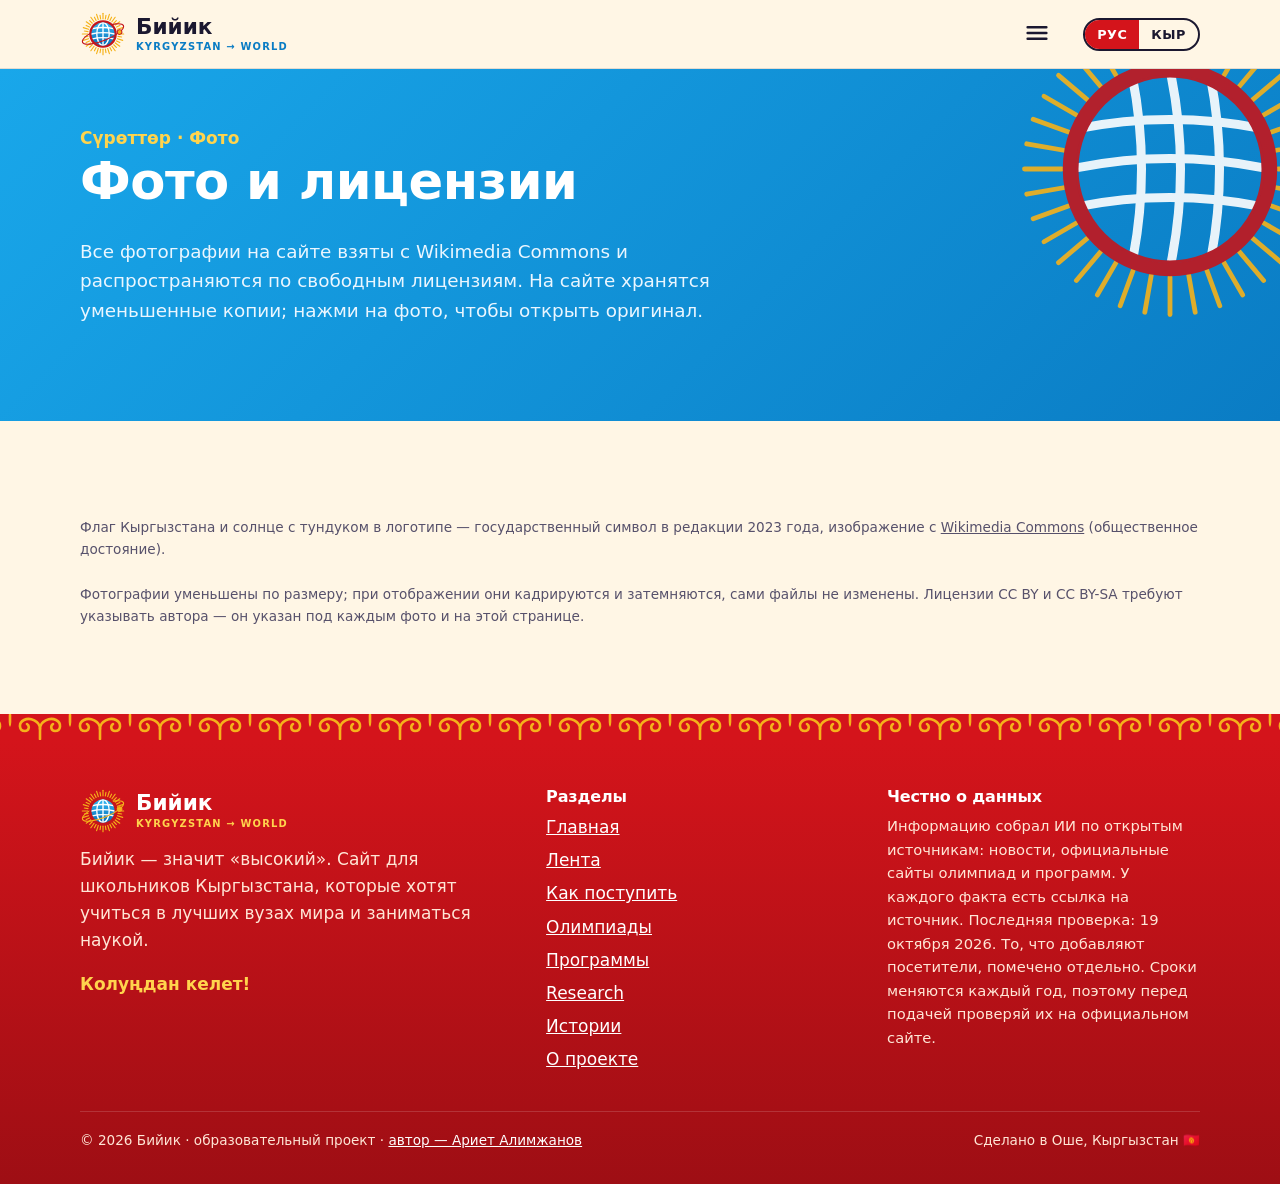
<file: credits.html>
<!doctype html>
<html lang="ru">
<head>
<meta charset="utf-8">
<meta name="viewport" content="width=device-width, initial-scale=1">
<title>Фото и лицензии — Бийик</title>
<meta name="description" content="Источники и лицензии фотографий, использованных на сайте.">
<link rel="icon" href="img/sun-kg.svg" type="image/svg+xml">
<link rel="preconnect" href="https://fonts.googleapis.com">
<link rel="preconnect" href="https://fonts.gstatic.com" crossorigin>
<link href="https://fonts.googleapis.com/css2?family=Inter:wght@400;500;600;700&display=swap&subset=cyrillic" rel="stylesheet">
<link rel="stylesheet" href="css/style.css">
</head>
<body>
<header id="site-header"></header>
<main>
<section class="page-head"><div class="deco" data-tunduk></div><div class="wrap">
  <div class="kg">Сүрөттөр · Фото</div>
  <h1>Фото и лицензии</h1>
  <p>Все фотографии на сайте взяты с Wikimedia Commons и распространяются по свободным лицензиям. На сайте хранятся уменьшенные копии; нажми на фото, чтобы открыть оригинал.</p>
</div></section>
<section><div class="wrap">
  <ul class="credits" id="credits"></ul>
  <p class="note" style="margin-top:24px">Флаг Кыргызстана и солнце с тундуком в логотипе — государственный символ в редакции 2023 года, изображение с <a href="https://commons.wikimedia.org/wiki/File:Flag_of_Kyrgyzstan.svg" target="_blank" rel="noopener">Wikimedia Commons</a> (общественное достояние).</p>
  <p class="note" style="margin-top:24px">Фотографии уменьшены по размеру; при отображении они кадрируются и затемняются, сами файлы не изменены. Лицензии CC BY и CC BY-SA требуют указывать автора — он указан под каждым фото и на этой странице.</p>
</div></section>
</main>
<div id="site-footer"></div>
<script src="js/data.js"></script>
<script src="js/i18n-ky.js"></script>
<script src="js/main.js"></script>
</body>
</html>
</file>
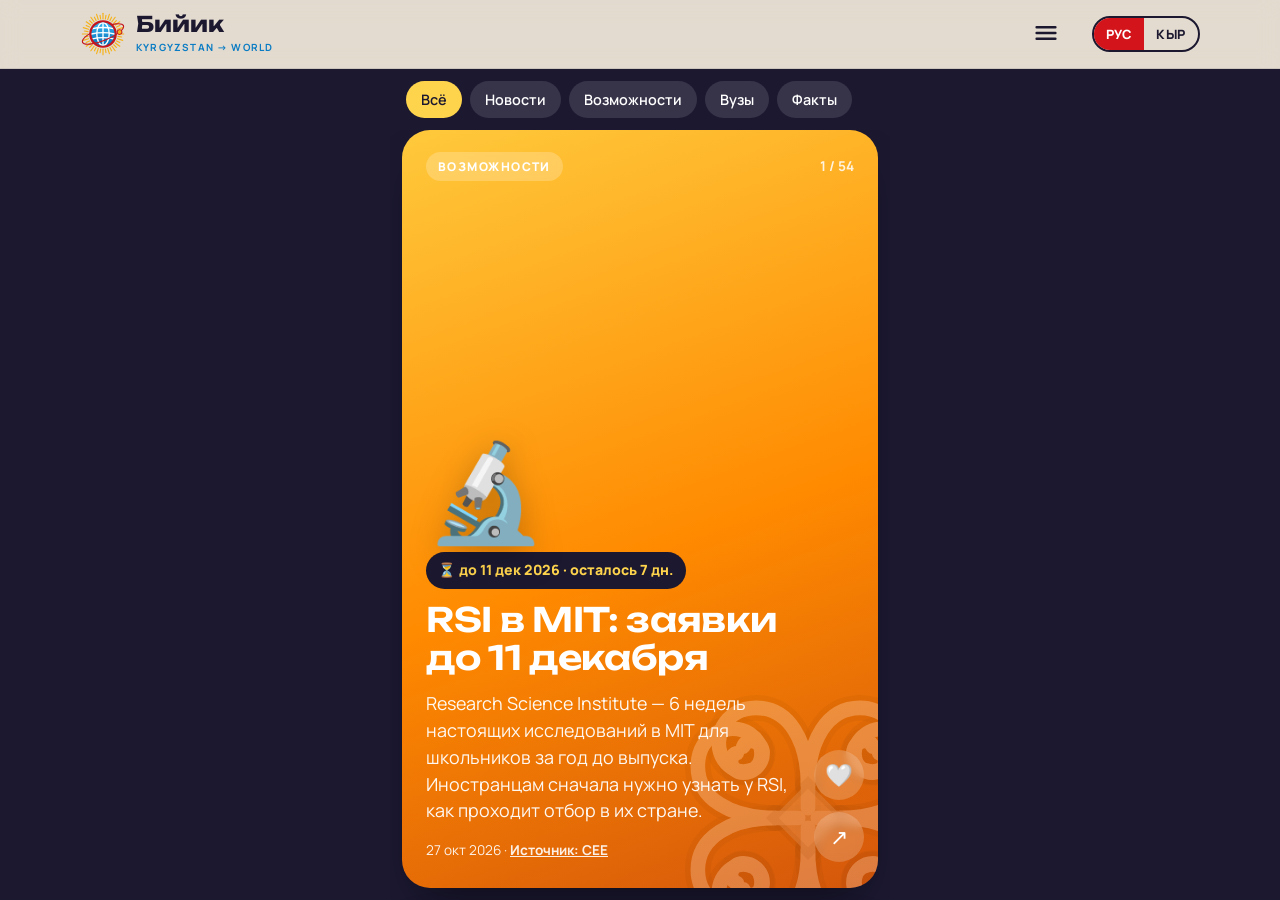
<file: feed.html>
<!doctype html>
<html lang="ru" data-title-ky="Тасма — Бийик">
<head>
<meta charset="utf-8">
<meta name="viewport" content="width=device-width, initial-scale=1">
<title>Лента: новости образования, гранты и вузы — Бийик</title>
<meta name="description" content="Свежие новости для школьников Кыргызстана: гранты, стипендии, дедлайны, олимпиады и университеты. Обновляется каждый день.">
<link rel="canonical" href="https://biyik.org/feed.html">
<link rel="alternate" hreflang="ru" href="https://biyik.org/feed.html">
<link rel="alternate" hreflang="ky" href="https://biyik.org/feed.html?lang=ky">
<link rel="alternate" hreflang="x-default" href="https://biyik.org/feed.html">
<meta name="keywords" content="поступление за границу, гранты Кыргызстан, стипендии для кыргызстанцев, учеба за рубежом, олимпиады Кыргызстан, SAT, IELTS, ОРТ, ЖОЖга тапшыруу, чет өлкөдө окуу, грант, стипендия">
<meta property="og:type" content="website">
<meta property="og:site_name" content="Бийик">
<meta property="og:locale" content="ru_RU">
<meta property="og:locale:alternate" content="ky_KG">
<meta property="og:title" content="Лента: новости образования, гранты и вузы — Бийик">
<meta property="og:description" content="Свежие новости для школьников Кыргызстана: гранты, стипендии, дедлайны, олимпиады и университеты. Обновляется каждый день.">
<meta property="og:url" content="https://biyik.org/feed.html">
<meta property="og:image" content="https://biyik.org/img/og-image.png">
<meta property="og:image:width" content="1200">
<meta property="og:image:height" content="630">
<meta name="twitter:card" content="summary_large_image">
<meta name="theme-color" content="#d4141b">
<link rel="icon" href="data:image/svg+xml,%3Csvg viewBox=%22-100 -100 200 200%22 xmlns=%22http://www.w3.org/2000/svg%22%3E%3Cdefs%3E%3CclipPath id=%22Lg%22%3E%3Ccircle r=%2250%22/%3E%3C/clipPath%3E%3ClinearGradient id=%22Lb%22 x1=%220%22 y1=%220%22 x2=%220%22 y2=%221%22%3E%3Cstop offset=%220%22 stop-color=%22#33b8f2%22/%3E%3Cstop offset=%221%22 stop-color=%22#0a6fb8%22/%3E%3C/linearGradient%3E%3C/defs%3E%3Cg stroke=%22#f5b21a%22 stroke-width=%225%22 stroke-linecap=%22round%22%3E%3Cline x1=%2266.0%22 y1=%220.0%22 x2=%2290.0%22 y2=%220.0%22/%3E%3Cline x1=%2265.2%22 y1=%2210.3%22 x2=%2281.0%22 y2=%2212.8%22/%3E%3Cline x1=%2262.8%22 y1=%2220.4%22 x2=%2285.6%22 y2=%2227.8%22/%3E%3Cline x1=%2258.8%22 y1=%2230.0%22 x2=%2273.1%22 y2=%2237.2%22/%3E%3Cline x1=%2253.4%22 y1=%2238.8%22 x2=%2272.8%22 y2=%2252.9%22/%3E%3Cline x1=%2246.7%22 y1=%2246.7%22 x2=%2258.0%22 y2=%2258.0%22/%3E%3Cline x1=%2238.8%22 y1=%2253.4%22 x2=%2252.9%22 y2=%2272.8%22/%3E%3Cline x1=%2230.0%22 y1=%2258.8%22 x2=%2237.2%22 y2=%2273.1%22/%3E%3Cline x1=%2220.4%22 y1=%2262.8%22 x2=%2227.8%22 y2=%2285.6%22/%3E%3Cline x1=%2210.3%22 y1=%2265.2%22 x2=%2212.8%22 y2=%2281.0%22/%3E%3Cline x1=%220.0%22 y1=%2266.0%22 x2=%220.0%22 y2=%2290.0%22/%3E%3Cline x1=%22-10.3%22 y1=%2265.2%22 x2=%22-12.8%22 y2=%2281.0%22/%3E%3Cline x1=%22-20.4%22 y1=%2262.8%22 x2=%22-27.8%22 y2=%2285.6%22/%3E%3Cline x1=%22-30.0%22 y1=%2258.8%22 x2=%22-37.2%22 y2=%2273.1%22/%3E%3Cline x1=%22-38.8%22 y1=%2253.4%22 x2=%22-52.9%22 y2=%2272.8%22/%3E%3Cline x1=%22-46.7%22 y1=%2246.7%22 x2=%22-58.0%22 y2=%2258.0%22/%3E%3Cline x1=%22-53.4%22 y1=%2238.8%22 x2=%22-72.8%22 y2=%2252.9%22/%3E%3Cline x1=%22-58.8%22 y1=%2230.0%22 x2=%22-73.1%22 y2=%2237.2%22/%3E%3Cline x1=%22-62.8%22 y1=%2220.4%22 x2=%22-85.6%22 y2=%2227.8%22/%3E%3Cline x1=%22-65.2%22 y1=%2210.3%22 x2=%22-81.0%22 y2=%2212.8%22/%3E%3Cline x1=%22-66.0%22 y1=%220.0%22 x2=%22-90.0%22 y2=%220.0%22/%3E%3Cline x1=%22-65.2%22 y1=%22-10.3%22 x2=%22-81.0%22 y2=%22-12.8%22/%3E%3Cline x1=%22-62.8%22 y1=%22-20.4%22 x2=%22-85.6%22 y2=%22-27.8%22/%3E%3Cline x1=%22-58.8%22 y1=%22-30.0%22 x2=%22-73.1%22 y2=%22-37.2%22/%3E%3Cline x1=%22-53.4%22 y1=%22-38.8%22 x2=%22-72.8%22 y2=%22-52.9%22/%3E%3Cline x1=%22-46.7%22 y1=%22-46.7%22 x2=%22-58.0%22 y2=%22-58.0%22/%3E%3Cline x1=%22-38.8%22 y1=%22-53.4%22 x2=%22-52.9%22 y2=%22-72.8%22/%3E%3Cline x1=%22-30.0%22 y1=%22-58.8%22 x2=%22-37.2%22 y2=%22-73.1%22/%3E%3Cline x1=%22-20.4%22 y1=%22-62.8%22 x2=%22-27.8%22 y2=%22-85.6%22/%3E%3Cline x1=%22-10.3%22 y1=%22-65.2%22 x2=%22-12.8%22 y2=%22-81.0%22/%3E%3Cline x1=%22-0.0%22 y1=%22-66.0%22 x2=%22-0.0%22 y2=%22-90.0%22/%3E%3Cline x1=%2210.3%22 y1=%22-65.2%22 x2=%2212.8%22 y2=%22-81.0%22/%3E%3Cline x1=%2220.4%22 y1=%22-62.8%22 x2=%2227.8%22 y2=%22-85.6%22/%3E%3Cline x1=%2230.0%22 y1=%22-58.8%22 x2=%2237.2%22 y2=%22-73.1%22/%3E%3Cline x1=%2238.8%22 y1=%22-53.4%22 x2=%2252.9%22 y2=%22-72.8%22/%3E%3Cline x1=%2246.7%22 y1=%22-46.7%22 x2=%2258.0%22 y2=%22-58.0%22/%3E%3Cline x1=%2253.4%22 y1=%22-38.8%22 x2=%2272.8%22 y2=%22-52.9%22/%3E%3Cline x1=%2258.8%22 y1=%22-30.0%22 x2=%2273.1%22 y2=%22-37.2%22/%3E%3Cline x1=%2262.8%22 y1=%22-20.4%22 x2=%2285.6%22 y2=%22-27.8%22/%3E%3Cline x1=%2265.2%22 y1=%22-10.3%22 x2=%2281.0%22 y2=%22-12.8%22/%3E%3C/g%3E%3Cpath d=%22M-96 0A96 28 0 0 1 96 0%22 transform=%22rotate(-22)%22 fill=%22none%22 stroke=%22#c4161c%22 stroke-width=%225%22 stroke-linecap=%22round%22/%3E%3Ccircle r=%2260%22 fill=%22#c4161c%22/%3E%3Ccircle r=%2250%22 fill=%22url(#Lb)%22/%3E%3Cg clip-path=%22url(#Lg)%22 fill=%22none%22 stroke=%22#fff%22 stroke-width=%226%22 stroke-linecap=%22round%22%3E %3Cellipse rx=%2227%22 ry=%2250%22/%3E%3Cline x1=%220%22 y1=%22-50%22 x2=%220%22 y2=%2250%22/%3E %3Cpath d=%22M-50 -22Q0 -34 50 -22M-50 22Q0 10 50 22M-50 0Q0 -12 50 0%22/%3E%3C/g%3E%3Cpath d=%22M96 0A96 28 0 0 1 -96 0%22 transform=%22rotate(-22)%22 fill=%22none%22 stroke=%22#c4161c%22 stroke-width=%225%22 stroke-linecap=%22round%22/%3E%3Cg transform=%22rotate(-22)%22%3E%3Ccircle cx=%2270%22 cy=%2219%22 r=%2210%22 fill=%22#f5b21a%22 stroke=%22#c4161c%22 stroke-width=%224%22/%3E%3C/g%3E%3C/svg%3E">
<link rel="preconnect" href="https://fonts.googleapis.com">
<link rel="preconnect" href="https://fonts.gstatic.com" crossorigin>
<link href="https://fonts.googleapis.com/css2?family=Manrope:wght@400;500;600;700;800&family=Unbounded:wght@500;600;700&display=swap&subset=cyrillic" rel="stylesheet">
<link rel="stylesheet" href="css/style.css">
<link rel="stylesheet" href="css/ornaments.css">
</head>
<body class="feed-page">
<header id="site-header"></header>
<main>

<div class="feed-wrap">
  <div class="feed-chips" id="feed-chips"></div>
  <div class="feed" id="feed" tabindex="0" aria-label="Лента"></div>
</div>
</main>
<div id="site-footer"></div>
<script src="js/config.js"></script>
<script src="js/data.js"></script>
<script src="js/data-ky.js"></script>
<script src="js/feed.js"></script>
<script src="js/main.js"></script>
</body>
</html>
</file>
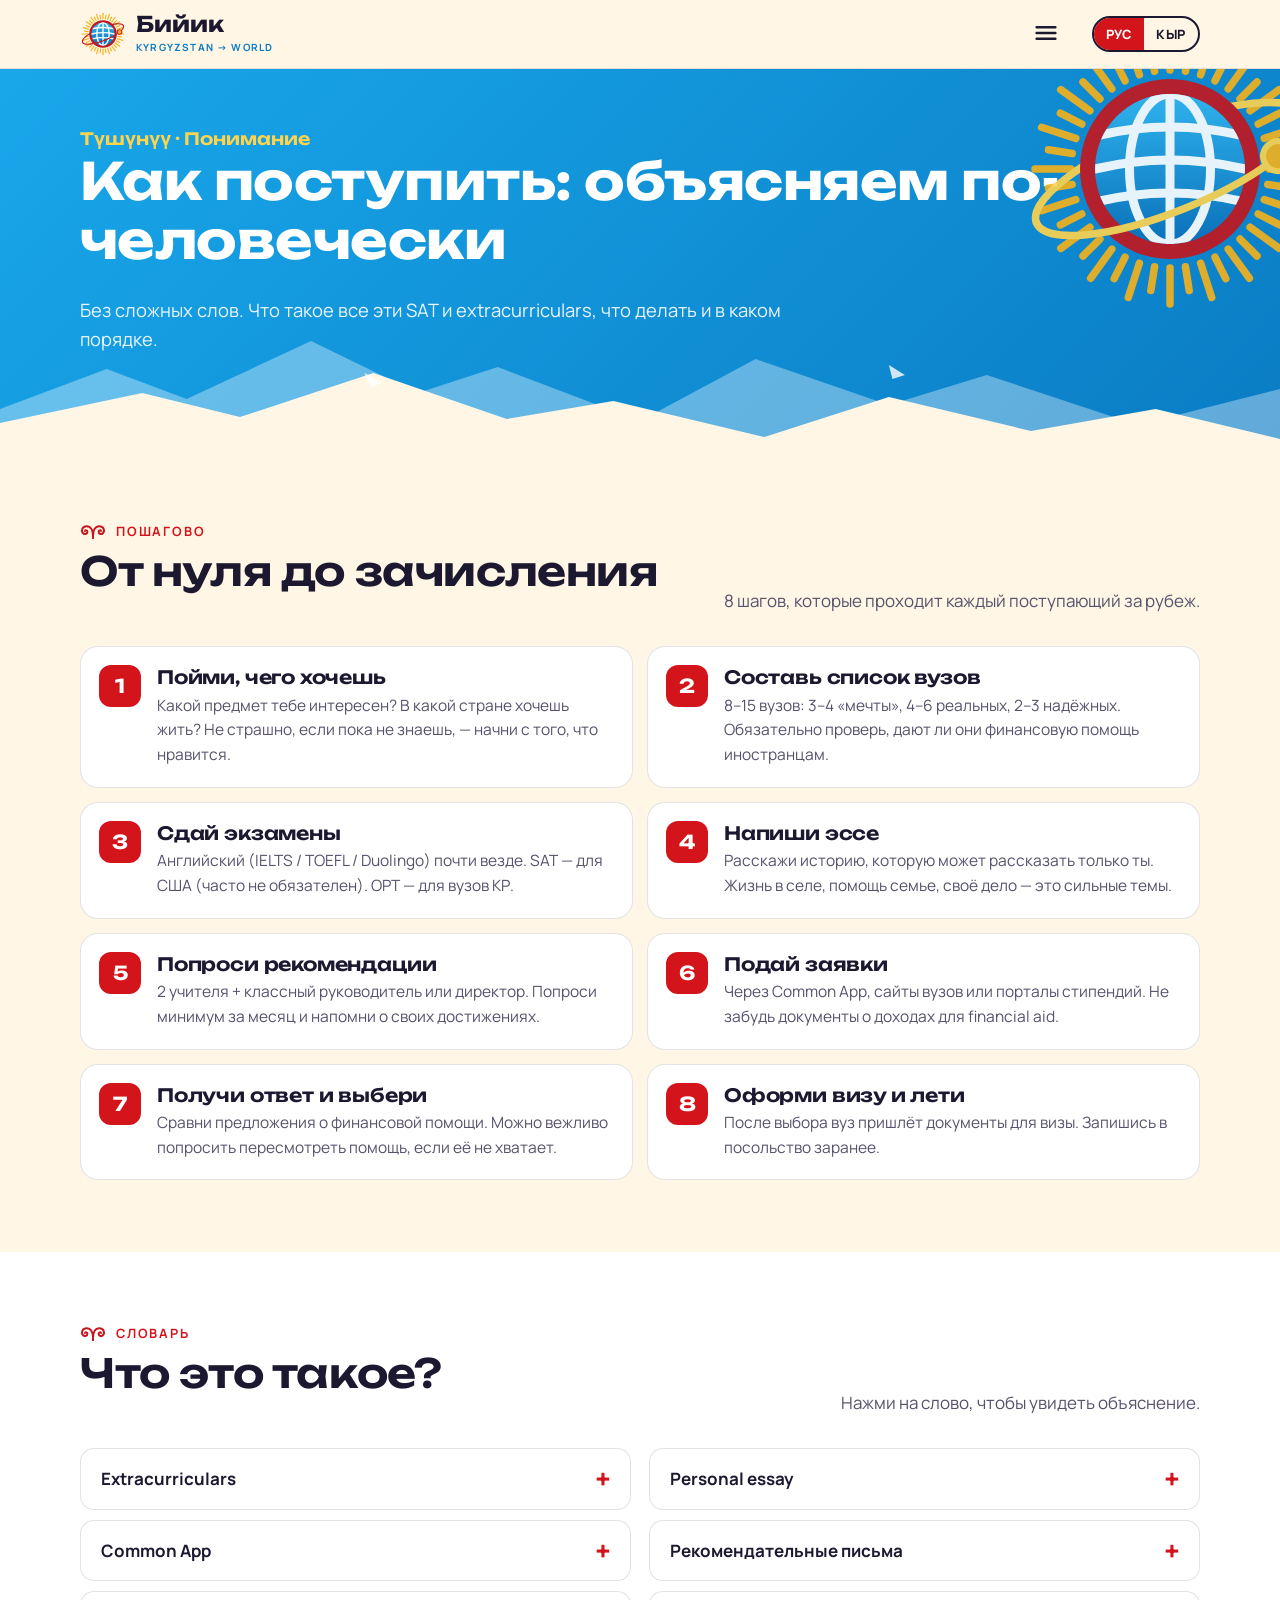
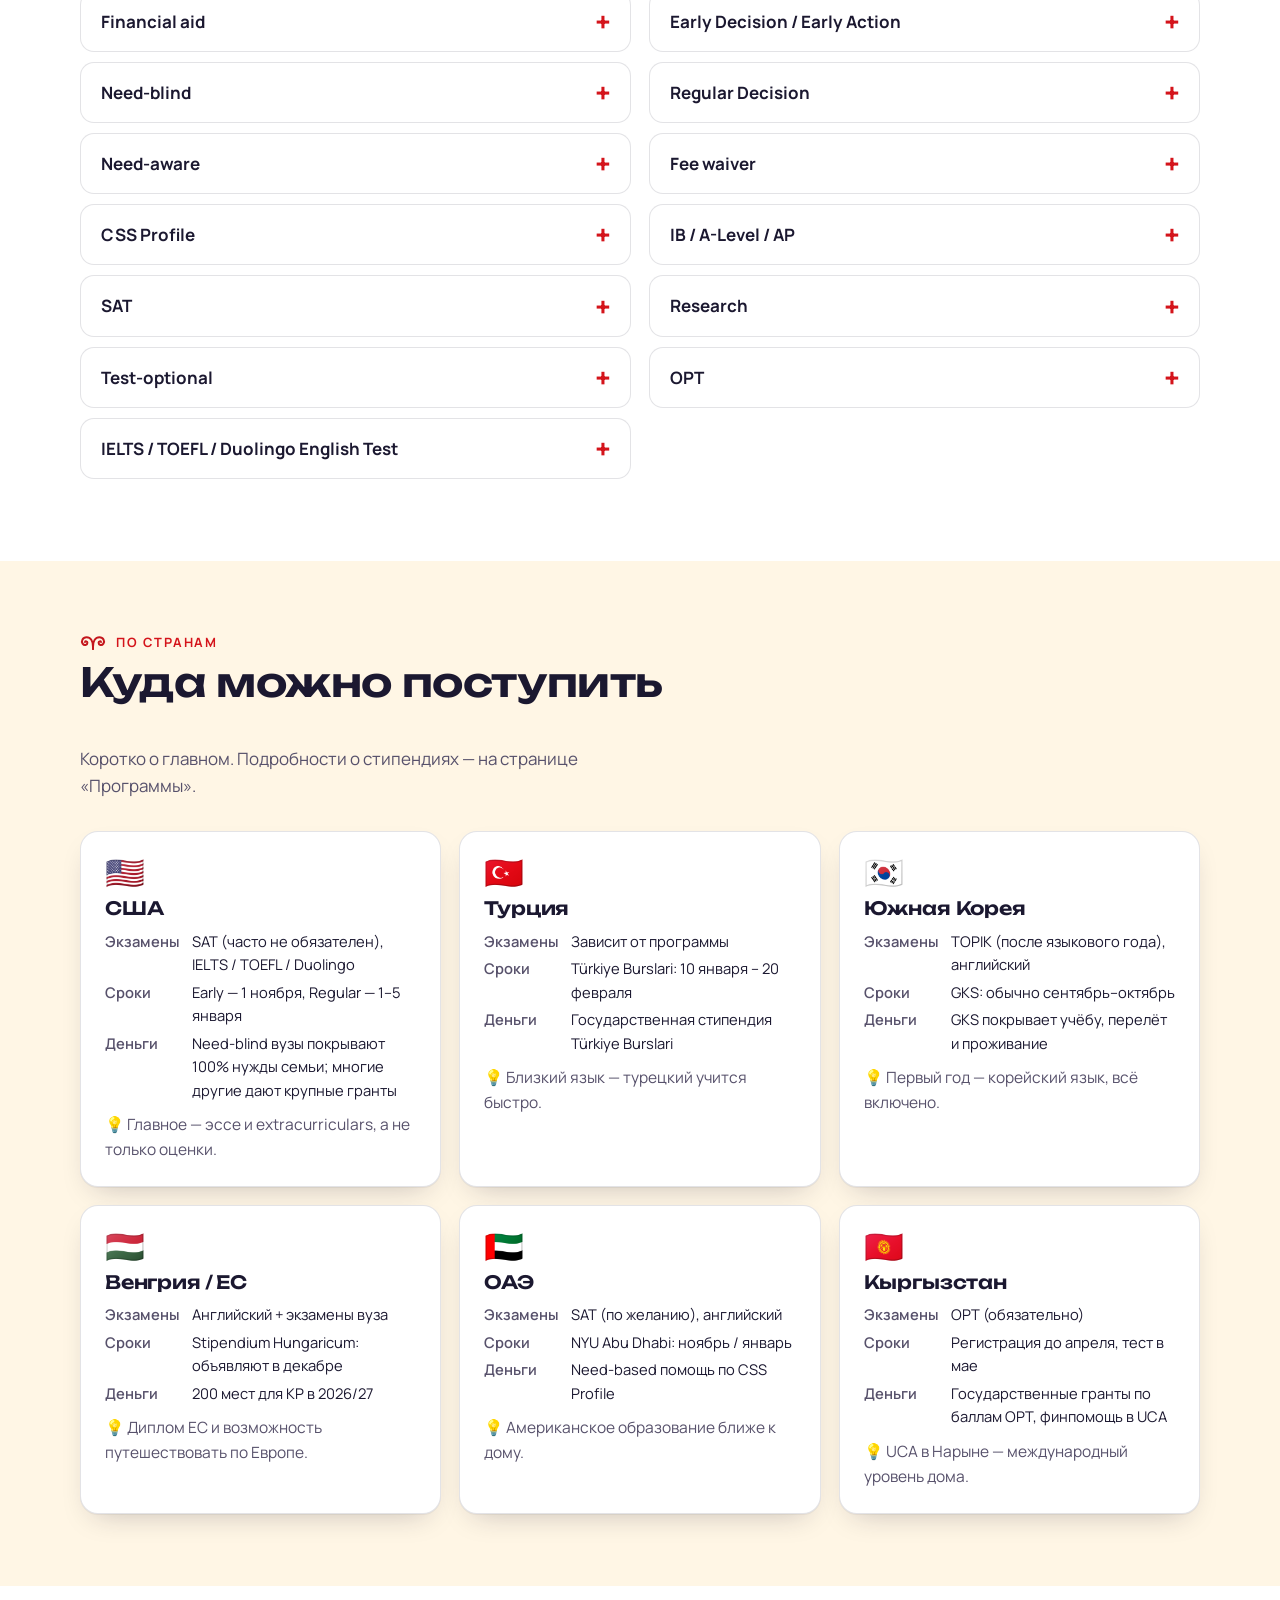
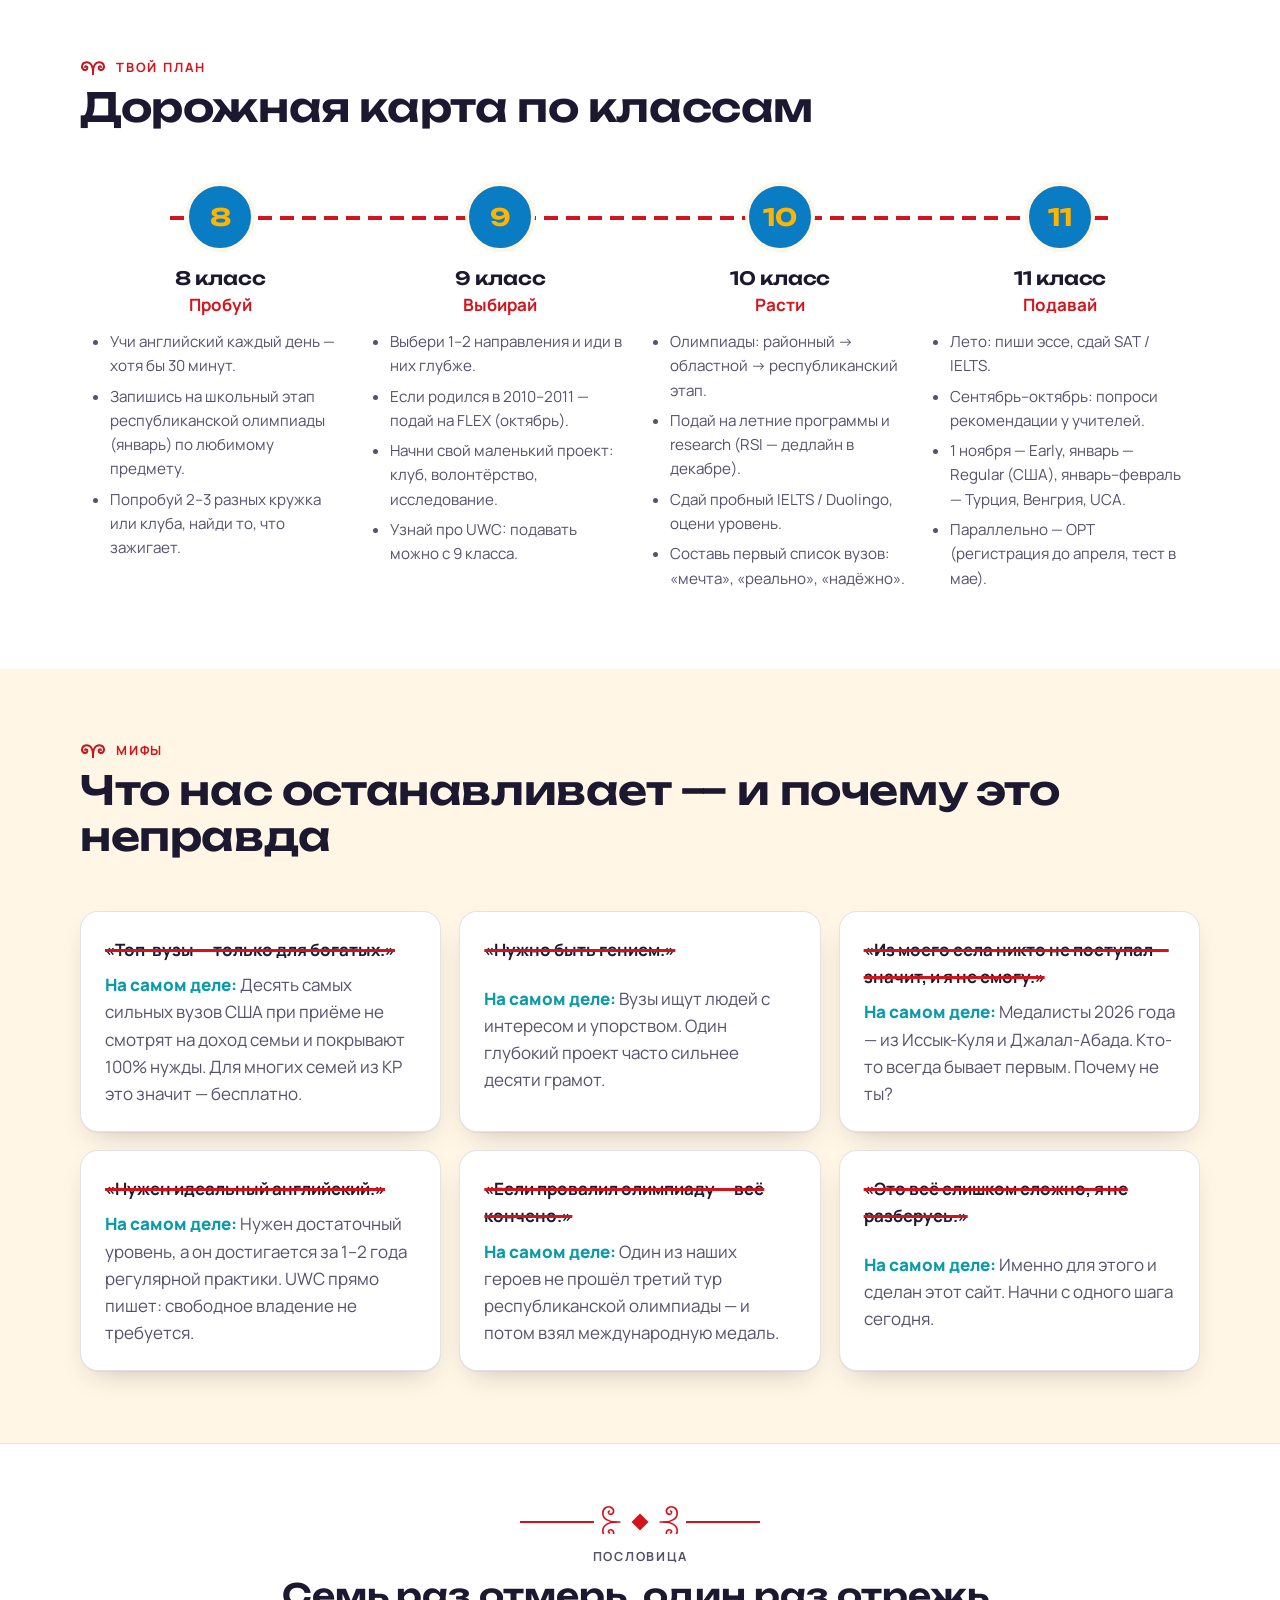
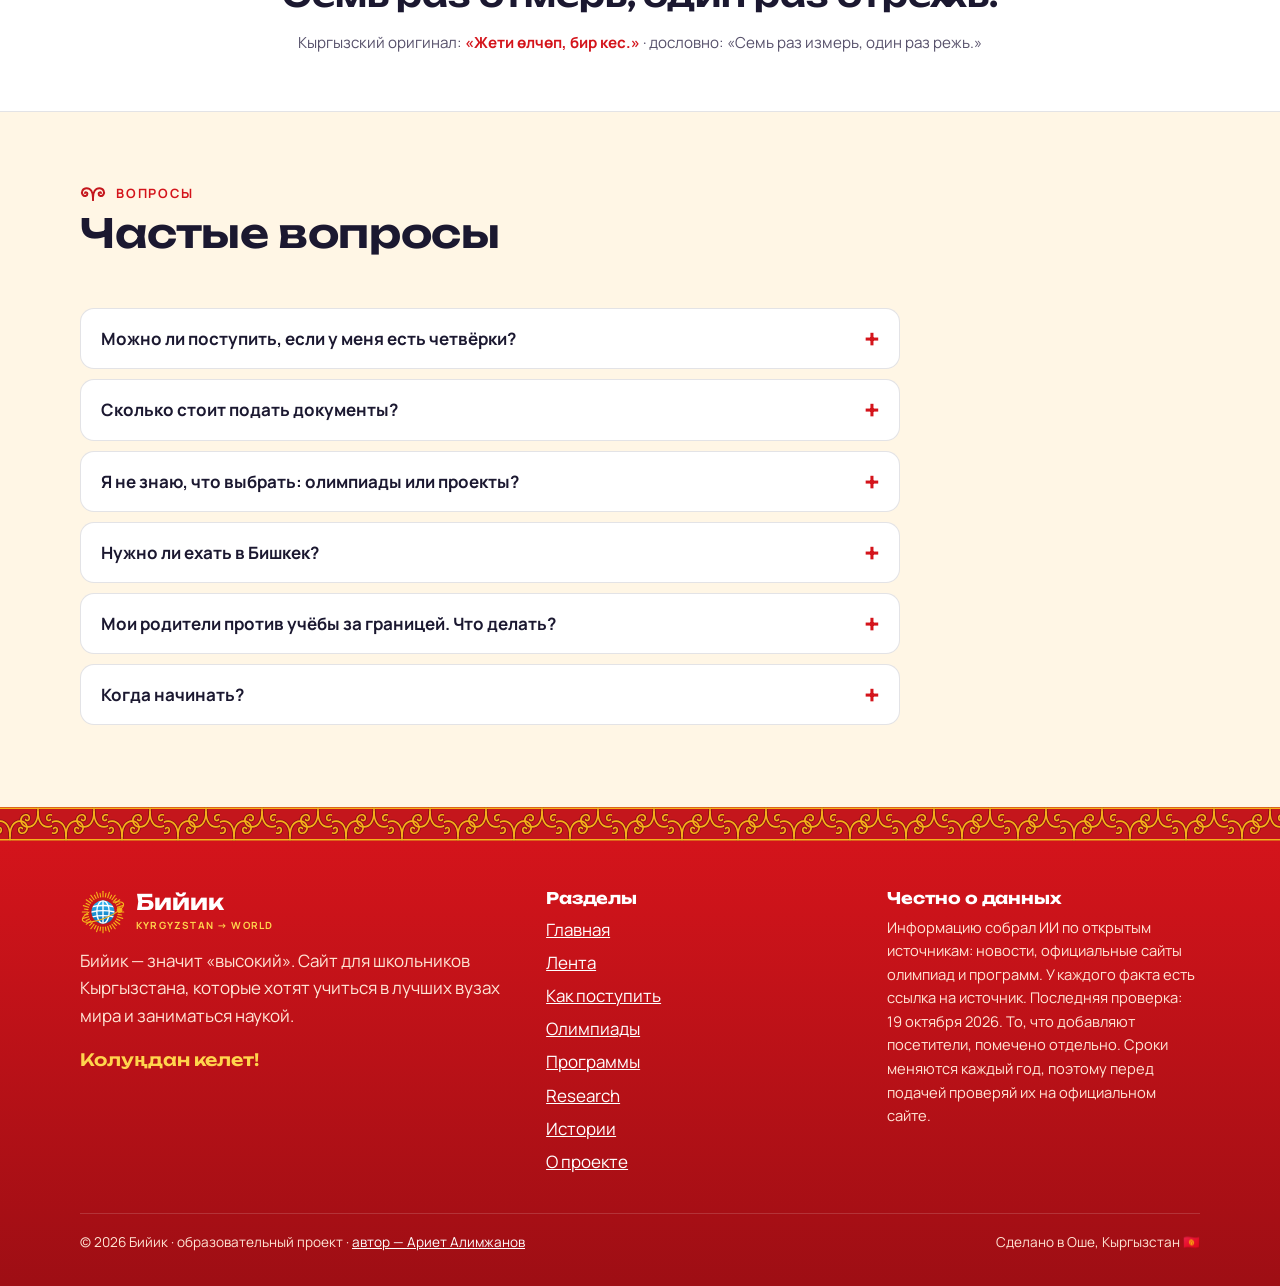
<file: guide.html>
<!doctype html>
<html lang="ru" data-title-ky="Кантип тапшыруу — Бийик">
<head>
<meta charset="utf-8">
<meta name="viewport" content="width=device-width, initial-scale=1">
<title>Как поступить в зарубежный вуз из Кыргызстана: пошаговый гид — Бийик</title>
<meta name="description" content="Пошаговый гид по поступлению за границу: что такое SAT, IELTS, Common App, financial aid. Поступление в США, Турцию, Корею, Европу и вузы КР, ОРТ.">
<link rel="canonical" href="https://biyik.org/guide.html">
<link rel="alternate" hreflang="ru" href="https://biyik.org/guide.html">
<link rel="alternate" hreflang="ky" href="https://biyik.org/guide.html?lang=ky">
<link rel="alternate" hreflang="x-default" href="https://biyik.org/guide.html">
<meta name="keywords" content="поступление за границу, гранты Кыргызстан, стипендии для кыргызстанцев, учеба за рубежом, олимпиады Кыргызстан, SAT, IELTS, ОРТ, ЖОЖга тапшыруу, чет өлкөдө окуу, грант, стипендия">
<meta property="og:type" content="website">
<meta property="og:site_name" content="Бийик">
<meta property="og:locale" content="ru_RU">
<meta property="og:locale:alternate" content="ky_KG">
<meta property="og:title" content="Как поступить в зарубежный вуз из Кыргызстана: пошаговый гид — Бийик">
<meta property="og:description" content="Пошаговый гид по поступлению за границу: что такое SAT, IELTS, Common App, financial aid. Поступление в США, Турцию, Корею, Европу и вузы КР, ОРТ.">
<meta property="og:url" content="https://biyik.org/guide.html">
<meta property="og:image" content="https://biyik.org/img/og-image.png">
<meta property="og:image:width" content="1200">
<meta property="og:image:height" content="630">
<meta name="twitter:card" content="summary_large_image">
<meta name="theme-color" content="#d4141b">
<link rel="icon" href="data:image/svg+xml,%3Csvg viewBox=%22-100 -100 200 200%22 xmlns=%22http://www.w3.org/2000/svg%22%3E%3Cdefs%3E%3CclipPath id=%22Lg%22%3E%3Ccircle r=%2250%22/%3E%3C/clipPath%3E%3ClinearGradient id=%22Lb%22 x1=%220%22 y1=%220%22 x2=%220%22 y2=%221%22%3E%3Cstop offset=%220%22 stop-color=%22#33b8f2%22/%3E%3Cstop offset=%221%22 stop-color=%22#0a6fb8%22/%3E%3C/linearGradient%3E%3C/defs%3E%3Cg stroke=%22#f5b21a%22 stroke-width=%225%22 stroke-linecap=%22round%22%3E%3Cline x1=%2266.0%22 y1=%220.0%22 x2=%2290.0%22 y2=%220.0%22/%3E%3Cline x1=%2265.2%22 y1=%2210.3%22 x2=%2281.0%22 y2=%2212.8%22/%3E%3Cline x1=%2262.8%22 y1=%2220.4%22 x2=%2285.6%22 y2=%2227.8%22/%3E%3Cline x1=%2258.8%22 y1=%2230.0%22 x2=%2273.1%22 y2=%2237.2%22/%3E%3Cline x1=%2253.4%22 y1=%2238.8%22 x2=%2272.8%22 y2=%2252.9%22/%3E%3Cline x1=%2246.7%22 y1=%2246.7%22 x2=%2258.0%22 y2=%2258.0%22/%3E%3Cline x1=%2238.8%22 y1=%2253.4%22 x2=%2252.9%22 y2=%2272.8%22/%3E%3Cline x1=%2230.0%22 y1=%2258.8%22 x2=%2237.2%22 y2=%2273.1%22/%3E%3Cline x1=%2220.4%22 y1=%2262.8%22 x2=%2227.8%22 y2=%2285.6%22/%3E%3Cline x1=%2210.3%22 y1=%2265.2%22 x2=%2212.8%22 y2=%2281.0%22/%3E%3Cline x1=%220.0%22 y1=%2266.0%22 x2=%220.0%22 y2=%2290.0%22/%3E%3Cline x1=%22-10.3%22 y1=%2265.2%22 x2=%22-12.8%22 y2=%2281.0%22/%3E%3Cline x1=%22-20.4%22 y1=%2262.8%22 x2=%22-27.8%22 y2=%2285.6%22/%3E%3Cline x1=%22-30.0%22 y1=%2258.8%22 x2=%22-37.2%22 y2=%2273.1%22/%3E%3Cline x1=%22-38.8%22 y1=%2253.4%22 x2=%22-52.9%22 y2=%2272.8%22/%3E%3Cline x1=%22-46.7%22 y1=%2246.7%22 x2=%22-58.0%22 y2=%2258.0%22/%3E%3Cline x1=%22-53.4%22 y1=%2238.8%22 x2=%22-72.8%22 y2=%2252.9%22/%3E%3Cline x1=%22-58.8%22 y1=%2230.0%22 x2=%22-73.1%22 y2=%2237.2%22/%3E%3Cline x1=%22-62.8%22 y1=%2220.4%22 x2=%22-85.6%22 y2=%2227.8%22/%3E%3Cline x1=%22-65.2%22 y1=%2210.3%22 x2=%22-81.0%22 y2=%2212.8%22/%3E%3Cline x1=%22-66.0%22 y1=%220.0%22 x2=%22-90.0%22 y2=%220.0%22/%3E%3Cline x1=%22-65.2%22 y1=%22-10.3%22 x2=%22-81.0%22 y2=%22-12.8%22/%3E%3Cline x1=%22-62.8%22 y1=%22-20.4%22 x2=%22-85.6%22 y2=%22-27.8%22/%3E%3Cline x1=%22-58.8%22 y1=%22-30.0%22 x2=%22-73.1%22 y2=%22-37.2%22/%3E%3Cline x1=%22-53.4%22 y1=%22-38.8%22 x2=%22-72.8%22 y2=%22-52.9%22/%3E%3Cline x1=%22-46.7%22 y1=%22-46.7%22 x2=%22-58.0%22 y2=%22-58.0%22/%3E%3Cline x1=%22-38.8%22 y1=%22-53.4%22 x2=%22-52.9%22 y2=%22-72.8%22/%3E%3Cline x1=%22-30.0%22 y1=%22-58.8%22 x2=%22-37.2%22 y2=%22-73.1%22/%3E%3Cline x1=%22-20.4%22 y1=%22-62.8%22 x2=%22-27.8%22 y2=%22-85.6%22/%3E%3Cline x1=%22-10.3%22 y1=%22-65.2%22 x2=%22-12.8%22 y2=%22-81.0%22/%3E%3Cline x1=%22-0.0%22 y1=%22-66.0%22 x2=%22-0.0%22 y2=%22-90.0%22/%3E%3Cline x1=%2210.3%22 y1=%22-65.2%22 x2=%2212.8%22 y2=%22-81.0%22/%3E%3Cline x1=%2220.4%22 y1=%22-62.8%22 x2=%2227.8%22 y2=%22-85.6%22/%3E%3Cline x1=%2230.0%22 y1=%22-58.8%22 x2=%2237.2%22 y2=%22-73.1%22/%3E%3Cline x1=%2238.8%22 y1=%22-53.4%22 x2=%2252.9%22 y2=%22-72.8%22/%3E%3Cline x1=%2246.7%22 y1=%22-46.7%22 x2=%2258.0%22 y2=%22-58.0%22/%3E%3Cline x1=%2253.4%22 y1=%22-38.8%22 x2=%2272.8%22 y2=%22-52.9%22/%3E%3Cline x1=%2258.8%22 y1=%22-30.0%22 x2=%2273.1%22 y2=%22-37.2%22/%3E%3Cline x1=%2262.8%22 y1=%22-20.4%22 x2=%2285.6%22 y2=%22-27.8%22/%3E%3Cline x1=%2265.2%22 y1=%22-10.3%22 x2=%2281.0%22 y2=%22-12.8%22/%3E%3C/g%3E%3Cpath d=%22M-96 0A96 28 0 0 1 96 0%22 transform=%22rotate(-22)%22 fill=%22none%22 stroke=%22#c4161c%22 stroke-width=%225%22 stroke-linecap=%22round%22/%3E%3Ccircle r=%2260%22 fill=%22#c4161c%22/%3E%3Ccircle r=%2250%22 fill=%22url(#Lb)%22/%3E%3Cg clip-path=%22url(#Lg)%22 fill=%22none%22 stroke=%22#fff%22 stroke-width=%226%22 stroke-linecap=%22round%22%3E %3Cellipse rx=%2227%22 ry=%2250%22/%3E%3Cline x1=%220%22 y1=%22-50%22 x2=%220%22 y2=%2250%22/%3E %3Cpath d=%22M-50 -22Q0 -34 50 -22M-50 22Q0 10 50 22M-50 0Q0 -12 50 0%22/%3E%3C/g%3E%3Cpath d=%22M96 0A96 28 0 0 1 -96 0%22 transform=%22rotate(-22)%22 fill=%22none%22 stroke=%22#c4161c%22 stroke-width=%225%22 stroke-linecap=%22round%22/%3E%3Cg transform=%22rotate(-22)%22%3E%3Ccircle cx=%2270%22 cy=%2219%22 r=%2210%22 fill=%22#f5b21a%22 stroke=%22#c4161c%22 stroke-width=%224%22/%3E%3C/g%3E%3C/svg%3E">
<link rel="preconnect" href="https://fonts.googleapis.com">
<link rel="preconnect" href="https://fonts.gstatic.com" crossorigin>
<link href="https://fonts.googleapis.com/css2?family=Manrope:wght@400;500;600;700;800&family=Unbounded:wght@500;600;700&display=swap&subset=cyrillic" rel="stylesheet">
<link rel="stylesheet" href="css/style.css">
<link rel="stylesheet" href="css/ornaments.css">
</head>
<body class="">
<header id="site-header"></header>
<main>
<section class="page-head"><div class="deco" data-logo="#ffd44d"></div><div class="wrap">
  <div class="kg"><span data-ky="Түшүнүү">Түшүнүү · Понимание</span></div>
  <h1><span data-ky="Кантип тапшыруу: жөнөкөй тил менен">Как поступить: объясняем по-человечески</span></h1>
  <p><span data-ky="Татаал сөздөрсүз. Бул SAT жана extracurriculars деген эмне, эмне кылуу керек жана кайсы тартипте.">Без сложных слов. Что такое все эти SAT и extracurriculars, что делать и в каком порядке.</span></p>
</div><svg class="mountains" viewBox="0 0 1440 120" preserveAspectRatio="none" aria-hidden="true">
  <path d="M0 120V78l120-40 90 30 140-58 120 52 90-26 160 54 130-62 150 46 110-30 170 50 160-36V120z"/>
  <path d="M0 120V92l160-30 110 24 150-44 150 46 120-18 170 36 140-40 160 34 140-22 140 30V120z" fill="var(--felt)"/>
  <path d="M410 42l20 9-12 6zM1000 34l18 10-14 4z" fill="#fff" opacity=".8"/>
</svg></section>

<section><div class="wrap">
  <div class="section-title"><div><div class="eyebrow"><span data-ky="Кадам сайын">Пошагово</span></div><h2><span data-ky="Нөлдөн кабыл алынганга чейин">От нуля до зачисления</span></h2></div><p class=muted><span data-ky="Чет өлкөгө тапшырган ар бир адам өтүүчү 8 кадам.">8 шагов, которые проходит каждый поступающий за рубеж.</span></p></div>
  <ol class="steps" id="steps"></ol>
</div></section>

<section class="alt"><div class="wrap">
  <div class="section-title"><div><div class="eyebrow"><span data-ky="Сөздүк">Словарь</span></div><h2><span data-ky="Бул эмне?">Что это такое?</span></h2></div><p class=muted><span data-ky="Түшүндүрмөсүн көрүү үчүн сөздү бас.">Нажми на слово, чтобы увидеть объяснение.</span></p></div>
  <div class="two-col" id="glossary"></div>
</div></section>

<section><div class="wrap">
  <div class="section-title"><div><div class="eyebrow"><span data-ky="Өлкөлөр боюнча">По странам</span></div><h2><span data-ky="Кайда тапшырса болот">Куда можно поступить</span></h2></div><p class=muted><span data-ky="Эң негизгиси кыскача. Стипендиялар тууралуу кененирээк — «Программалар» бетинде.">Коротко о главном. Подробности о стипендиях — на странице «Программы».</span></p></div>
  <div class="grid" id="countries"></div>
</div></section>

<section class="alt"><div class="wrap">
  <div class="section-title"><div><div class="eyebrow"><span data-ky="Сенин планың">Твой план</span></div><h2><span data-ky="Класстар боюнча жол картасы">Дорожная карта по классам</span></h2></div></div>
  <div class="roadmap" id="roadmap"></div>
</div></section>

<section><div class="wrap">
  <div class="section-title"><div><div class="eyebrow"><span data-ky="Мифтер">Мифы</span></div><h2><span data-ky="Бизди эмне токтотот — жана эмне үчүн бул туура эмес">Что нас останавливает — и почему это неправда</span></h2></div></div>
  <div class="grid" id="myths"></div>
</div></section>
<section class="proverb-band"><div class="wrap"><div data-proverb="guide"></div></div></section>

<section><div class="wrap">
  <div class="section-title"><div><div class="eyebrow"><span data-ky="Суроолор">Вопросы</span></div><h2><span data-ky="Көп берилүүчү суроолор">Частые вопросы</span></h2></div></div>
  <div id="faq" style="max-width:820px"></div>
</div></section>
</main>
<div id="site-footer"></div>
<script src="js/config.js"></script>
<script src="js/data.js"></script>
<script src="js/data-ky.js"></script>
<script src="js/feed.js"></script>
<script src="js/main.js"></script>
</body>
</html>
</file>
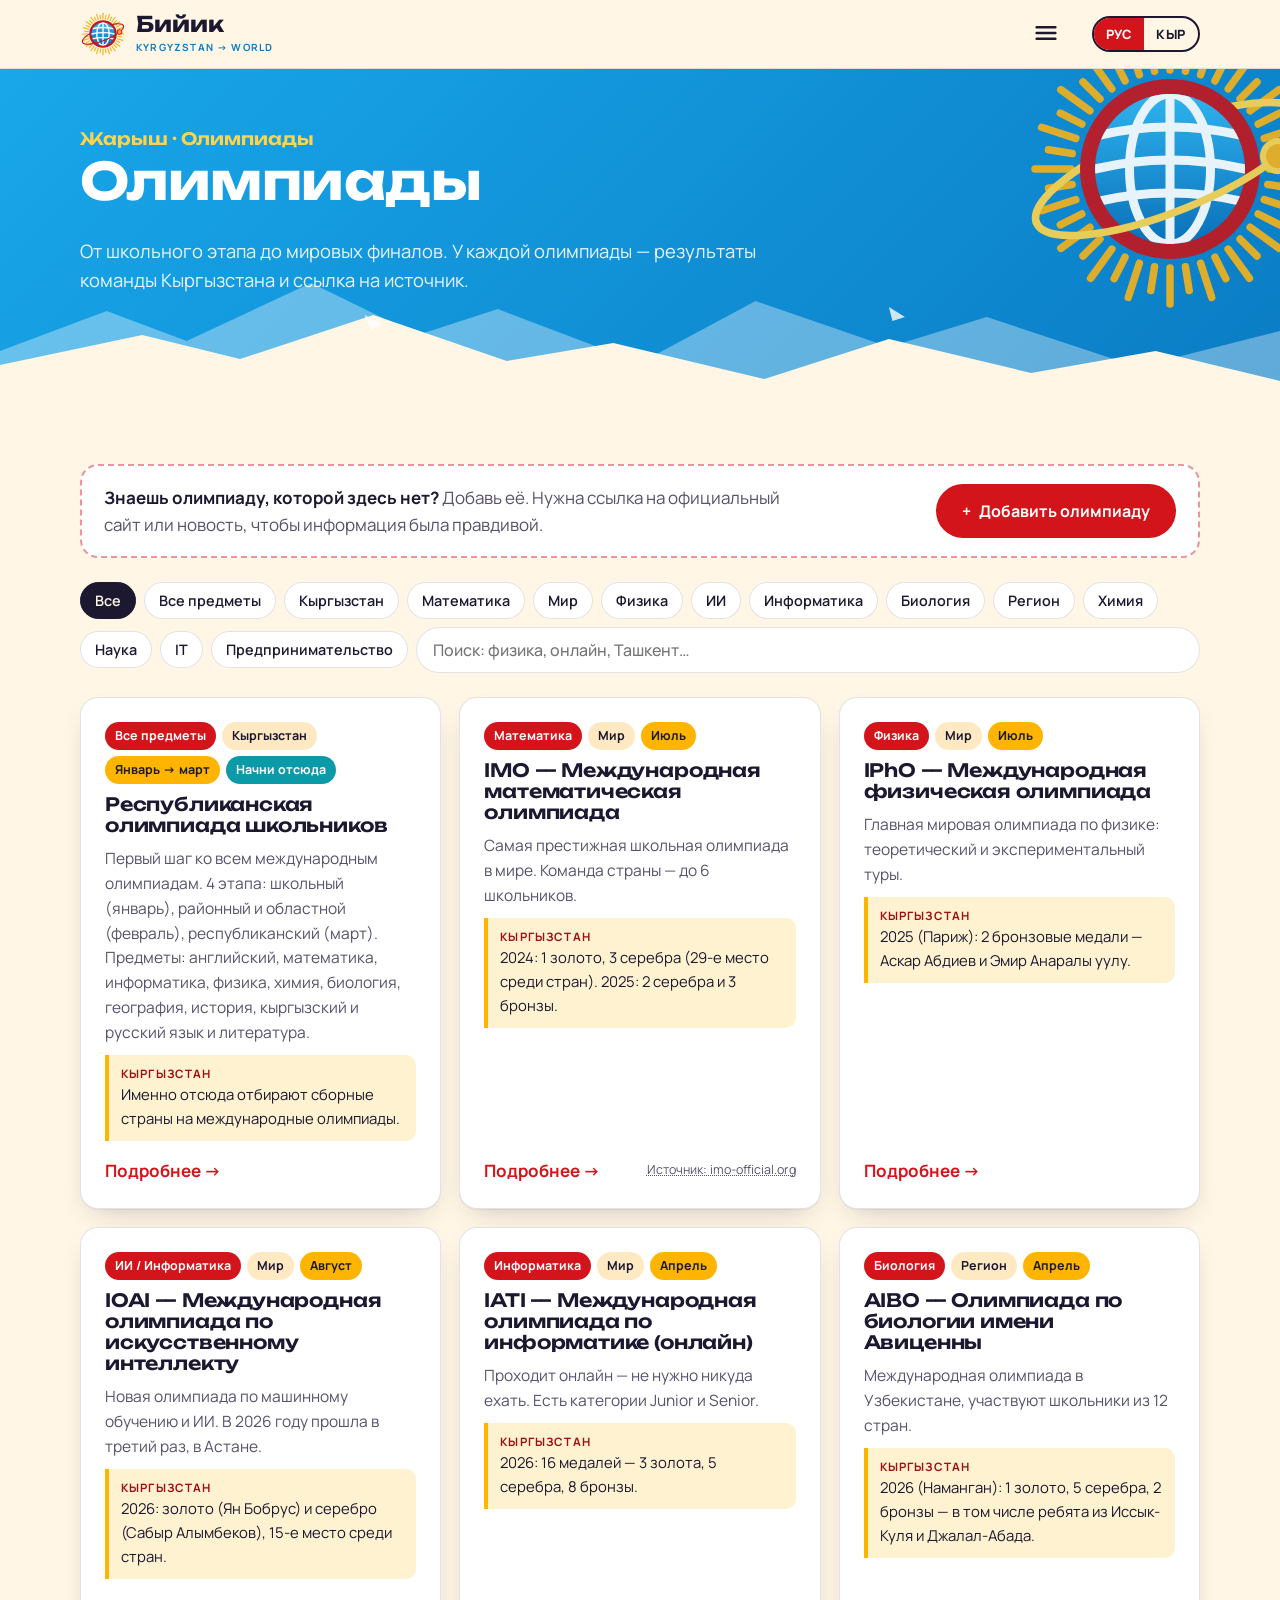
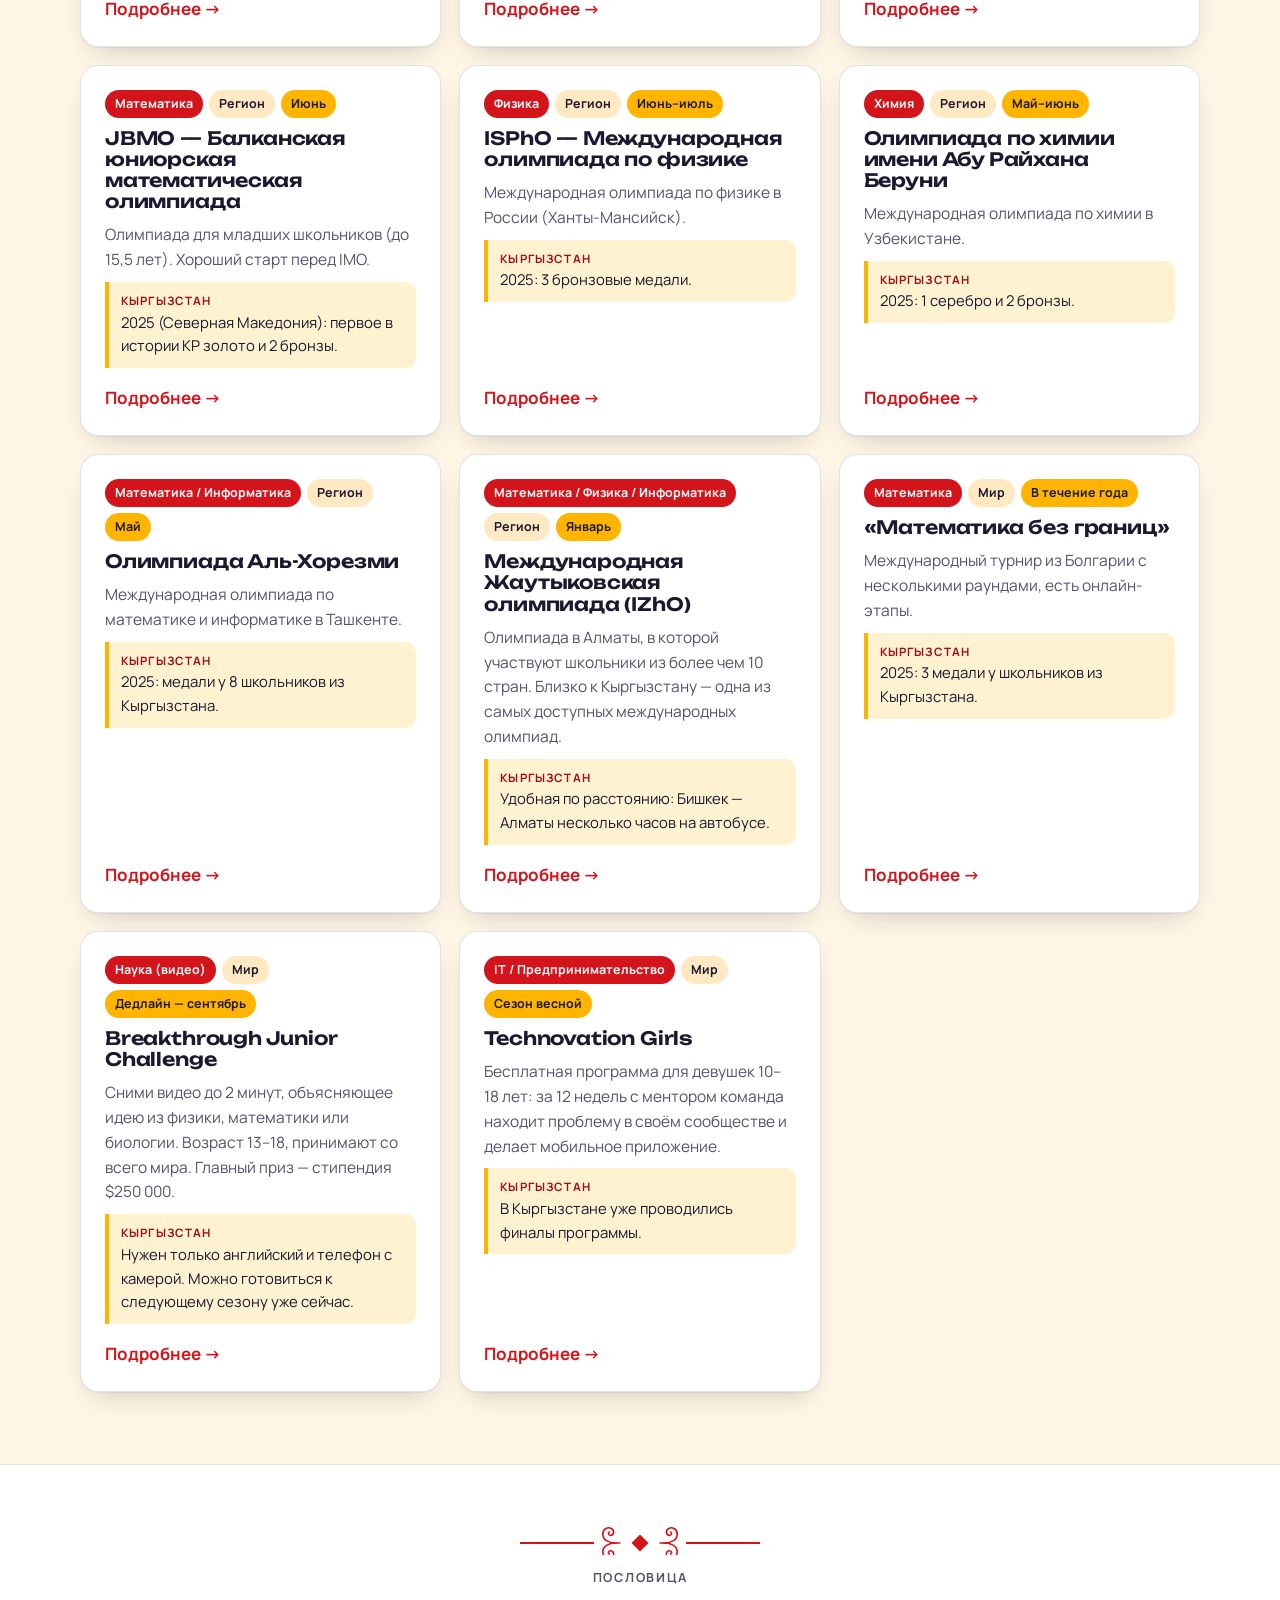
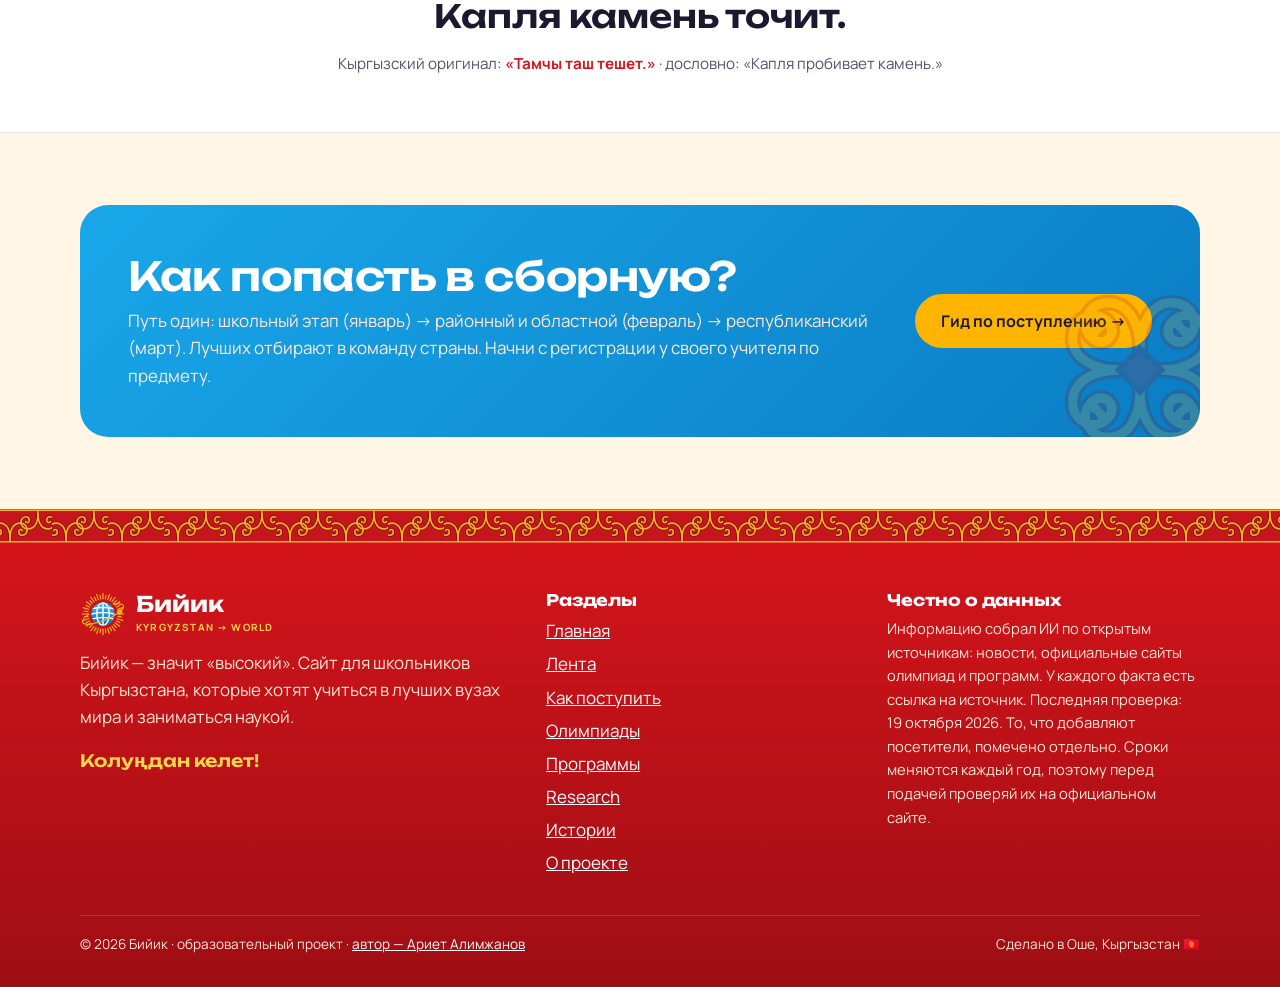
<file: olympiads.html>
<!doctype html>
<html lang="ru" data-title-ky="Олимпиадалар — Бийик">
<head>
<meta charset="utf-8">
<meta name="viewport" content="width=device-width, initial-scale=1">
<title>Олимпиады для школьников Кыргызстана — Бийик</title>
<meta name="description" content="Список олимпиад для школьников Кыргызстана: республиканская олимпиада, IMO, IPhO, IOAI, Жаутыковская и другие, с результатами КР и ссылками.">
<link rel="canonical" href="https://biyik.org/olympiads.html">
<link rel="alternate" hreflang="ru" href="https://biyik.org/olympiads.html">
<link rel="alternate" hreflang="ky" href="https://biyik.org/olympiads.html?lang=ky">
<link rel="alternate" hreflang="x-default" href="https://biyik.org/olympiads.html">
<meta name="keywords" content="поступление за границу, гранты Кыргызстан, стипендии для кыргызстанцев, учеба за рубежом, олимпиады Кыргызстан, SAT, IELTS, ОРТ, ЖОЖга тапшыруу, чет өлкөдө окуу, грант, стипендия">
<meta property="og:type" content="website">
<meta property="og:site_name" content="Бийик">
<meta property="og:locale" content="ru_RU">
<meta property="og:locale:alternate" content="ky_KG">
<meta property="og:title" content="Олимпиады для школьников Кыргызстана — Бийик">
<meta property="og:description" content="Список олимпиад для школьников Кыргызстана: республиканская олимпиада, IMO, IPhO, IOAI, Жаутыковская и другие, с результатами КР и ссылками.">
<meta property="og:url" content="https://biyik.org/olympiads.html">
<meta property="og:image" content="https://biyik.org/img/og-image.png">
<meta property="og:image:width" content="1200">
<meta property="og:image:height" content="630">
<meta name="twitter:card" content="summary_large_image">
<meta name="theme-color" content="#d4141b">
<link rel="icon" href="data:image/svg+xml,%3Csvg viewBox=%22-100 -100 200 200%22 xmlns=%22http://www.w3.org/2000/svg%22%3E%3Cdefs%3E%3CclipPath id=%22Lg%22%3E%3Ccircle r=%2250%22/%3E%3C/clipPath%3E%3ClinearGradient id=%22Lb%22 x1=%220%22 y1=%220%22 x2=%220%22 y2=%221%22%3E%3Cstop offset=%220%22 stop-color=%22#33b8f2%22/%3E%3Cstop offset=%221%22 stop-color=%22#0a6fb8%22/%3E%3C/linearGradient%3E%3C/defs%3E%3Cg stroke=%22#f5b21a%22 stroke-width=%225%22 stroke-linecap=%22round%22%3E%3Cline x1=%2266.0%22 y1=%220.0%22 x2=%2290.0%22 y2=%220.0%22/%3E%3Cline x1=%2265.2%22 y1=%2210.3%22 x2=%2281.0%22 y2=%2212.8%22/%3E%3Cline x1=%2262.8%22 y1=%2220.4%22 x2=%2285.6%22 y2=%2227.8%22/%3E%3Cline x1=%2258.8%22 y1=%2230.0%22 x2=%2273.1%22 y2=%2237.2%22/%3E%3Cline x1=%2253.4%22 y1=%2238.8%22 x2=%2272.8%22 y2=%2252.9%22/%3E%3Cline x1=%2246.7%22 y1=%2246.7%22 x2=%2258.0%22 y2=%2258.0%22/%3E%3Cline x1=%2238.8%22 y1=%2253.4%22 x2=%2252.9%22 y2=%2272.8%22/%3E%3Cline x1=%2230.0%22 y1=%2258.8%22 x2=%2237.2%22 y2=%2273.1%22/%3E%3Cline x1=%2220.4%22 y1=%2262.8%22 x2=%2227.8%22 y2=%2285.6%22/%3E%3Cline x1=%2210.3%22 y1=%2265.2%22 x2=%2212.8%22 y2=%2281.0%22/%3E%3Cline x1=%220.0%22 y1=%2266.0%22 x2=%220.0%22 y2=%2290.0%22/%3E%3Cline x1=%22-10.3%22 y1=%2265.2%22 x2=%22-12.8%22 y2=%2281.0%22/%3E%3Cline x1=%22-20.4%22 y1=%2262.8%22 x2=%22-27.8%22 y2=%2285.6%22/%3E%3Cline x1=%22-30.0%22 y1=%2258.8%22 x2=%22-37.2%22 y2=%2273.1%22/%3E%3Cline x1=%22-38.8%22 y1=%2253.4%22 x2=%22-52.9%22 y2=%2272.8%22/%3E%3Cline x1=%22-46.7%22 y1=%2246.7%22 x2=%22-58.0%22 y2=%2258.0%22/%3E%3Cline x1=%22-53.4%22 y1=%2238.8%22 x2=%22-72.8%22 y2=%2252.9%22/%3E%3Cline x1=%22-58.8%22 y1=%2230.0%22 x2=%22-73.1%22 y2=%2237.2%22/%3E%3Cline x1=%22-62.8%22 y1=%2220.4%22 x2=%22-85.6%22 y2=%2227.8%22/%3E%3Cline x1=%22-65.2%22 y1=%2210.3%22 x2=%22-81.0%22 y2=%2212.8%22/%3E%3Cline x1=%22-66.0%22 y1=%220.0%22 x2=%22-90.0%22 y2=%220.0%22/%3E%3Cline x1=%22-65.2%22 y1=%22-10.3%22 x2=%22-81.0%22 y2=%22-12.8%22/%3E%3Cline x1=%22-62.8%22 y1=%22-20.4%22 x2=%22-85.6%22 y2=%22-27.8%22/%3E%3Cline x1=%22-58.8%22 y1=%22-30.0%22 x2=%22-73.1%22 y2=%22-37.2%22/%3E%3Cline x1=%22-53.4%22 y1=%22-38.8%22 x2=%22-72.8%22 y2=%22-52.9%22/%3E%3Cline x1=%22-46.7%22 y1=%22-46.7%22 x2=%22-58.0%22 y2=%22-58.0%22/%3E%3Cline x1=%22-38.8%22 y1=%22-53.4%22 x2=%22-52.9%22 y2=%22-72.8%22/%3E%3Cline x1=%22-30.0%22 y1=%22-58.8%22 x2=%22-37.2%22 y2=%22-73.1%22/%3E%3Cline x1=%22-20.4%22 y1=%22-62.8%22 x2=%22-27.8%22 y2=%22-85.6%22/%3E%3Cline x1=%22-10.3%22 y1=%22-65.2%22 x2=%22-12.8%22 y2=%22-81.0%22/%3E%3Cline x1=%22-0.0%22 y1=%22-66.0%22 x2=%22-0.0%22 y2=%22-90.0%22/%3E%3Cline x1=%2210.3%22 y1=%22-65.2%22 x2=%2212.8%22 y2=%22-81.0%22/%3E%3Cline x1=%2220.4%22 y1=%22-62.8%22 x2=%2227.8%22 y2=%22-85.6%22/%3E%3Cline x1=%2230.0%22 y1=%22-58.8%22 x2=%2237.2%22 y2=%22-73.1%22/%3E%3Cline x1=%2238.8%22 y1=%22-53.4%22 x2=%2252.9%22 y2=%22-72.8%22/%3E%3Cline x1=%2246.7%22 y1=%22-46.7%22 x2=%2258.0%22 y2=%22-58.0%22/%3E%3Cline x1=%2253.4%22 y1=%22-38.8%22 x2=%2272.8%22 y2=%22-52.9%22/%3E%3Cline x1=%2258.8%22 y1=%22-30.0%22 x2=%2273.1%22 y2=%22-37.2%22/%3E%3Cline x1=%2262.8%22 y1=%22-20.4%22 x2=%2285.6%22 y2=%22-27.8%22/%3E%3Cline x1=%2265.2%22 y1=%22-10.3%22 x2=%2281.0%22 y2=%22-12.8%22/%3E%3C/g%3E%3Cpath d=%22M-96 0A96 28 0 0 1 96 0%22 transform=%22rotate(-22)%22 fill=%22none%22 stroke=%22#c4161c%22 stroke-width=%225%22 stroke-linecap=%22round%22/%3E%3Ccircle r=%2260%22 fill=%22#c4161c%22/%3E%3Ccircle r=%2250%22 fill=%22url(#Lb)%22/%3E%3Cg clip-path=%22url(#Lg)%22 fill=%22none%22 stroke=%22#fff%22 stroke-width=%226%22 stroke-linecap=%22round%22%3E %3Cellipse rx=%2227%22 ry=%2250%22/%3E%3Cline x1=%220%22 y1=%22-50%22 x2=%220%22 y2=%2250%22/%3E %3Cpath d=%22M-50 -22Q0 -34 50 -22M-50 22Q0 10 50 22M-50 0Q0 -12 50 0%22/%3E%3C/g%3E%3Cpath d=%22M96 0A96 28 0 0 1 -96 0%22 transform=%22rotate(-22)%22 fill=%22none%22 stroke=%22#c4161c%22 stroke-width=%225%22 stroke-linecap=%22round%22/%3E%3Cg transform=%22rotate(-22)%22%3E%3Ccircle cx=%2270%22 cy=%2219%22 r=%2210%22 fill=%22#f5b21a%22 stroke=%22#c4161c%22 stroke-width=%224%22/%3E%3C/g%3E%3C/svg%3E">
<link rel="preconnect" href="https://fonts.googleapis.com">
<link rel="preconnect" href="https://fonts.gstatic.com" crossorigin>
<link href="https://fonts.googleapis.com/css2?family=Manrope:wght@400;500;600;700;800&family=Unbounded:wght@500;600;700&display=swap&subset=cyrillic" rel="stylesheet">
<link rel="stylesheet" href="css/style.css">
<link rel="stylesheet" href="css/ornaments.css">
</head>
<body class="">
<header id="site-header"></header>
<main>
<section class="page-head"><div class="deco" data-logo="#ffd44d"></div><div class="wrap">
  <div class="kg"><span data-ky="Жарыш">Жарыш · Олимпиады</span></div>
  <h1><span data-ky="Олимпиадалар">Олимпиады</span></h1>
  <p><span data-ky="Мектептик этаптан дүйнөлүк финалдарга чейин. Ар бир олимпиадада — Кыргызстандын командасынын жыйынтыктары жана булакка шилтеме.">От школьного этапа до мировых финалов. У каждой олимпиады — результаты команды Кыргызстана и ссылка на источник.</span></p>
</div><svg class="mountains" viewBox="0 0 1440 120" preserveAspectRatio="none" aria-hidden="true">
  <path d="M0 120V78l120-40 90 30 140-58 120 52 90-26 160 54 130-62 150 46 110-30 170 50 160-36V120z"/>
  <path d="M0 120V92l160-30 110 24 150-44 150 46 120-18 170 36 140-40 160 34 140-22 140 30V120z" fill="var(--felt)"/>
  <path d="M410 42l20 9-12 6zM1000 34l18 10-14 4z" fill="#fff" opacity=".8"/>
</svg></section>

<section><div class="wrap">
  <div class="add-row"><p><span data-ky="&lt;b&gt;Бул жерде жок олимпиаданы билесиңби?&lt;/b&gt; Аны кош. Маалымат чын болушу үчүн расмий сайтка же жаңылыкка шилтеме керек."><b>Знаешь олимпиаду, которой здесь нет?</b> Добавь её. Нужна ссылка на официальный сайт или новость, чтобы информация была правдивой.</span></p><button class="btn red" data-add="olympiad">+ <span data-ky="Олимпиада кошуу">Добавить олимпиаду</span></button></div>
  <div class="filters"><div id="olympiad-chips" style="display:contents"></div><input class="search" id="olympiad-search" type="search" placeholder="Поиск: физика, онлайн, Ташкент…" data-ky-ph="Издөө: физика, онлайн, Ташкент…" aria-label="Search"></div>
  <div class="grid" id="olympiad-list"></div>
</div></section>
<section class="proverb-band"><div class="wrap"><div data-proverb="olympiads"></div></div></section>

<section><div class="wrap">
  <div class="cta" style="background:linear-gradient(135deg,var(--sky-2),var(--sky))"><div class="deco" data-rosette></div>
    <div><h2><span data-ky="Курама командага кантип кирүү керек?">Как попасть в сборную?</span></h2><p><span data-ky="Жол бирөө: мектептик этап (январь) → райондук жана облустук (февраль) → республикалык (март). Эң мыктылары өлкөнүн командасына тандалат. Сабак мугалимиңе катталуудан башта.">Путь один: школьный этап (январь) → районный и областной (февраль) → республиканский (март). Лучших отбирают в команду страны. Начни с регистрации у своего учителя по предмету.</span></p></div>
    <a class="btn" href="guide.html"><span data-ky="Тапшыруу боюнча гид →">Гид по поступлению →</span></a>
  </div>
</div></section>
</main>
<div id="site-footer"></div>
<script src="js/config.js"></script>
<script src="js/data.js"></script>
<script src="js/data-ky.js"></script>
<script src="js/feed.js"></script>
<script src="js/main.js"></script>
</body>
</html>
</file>
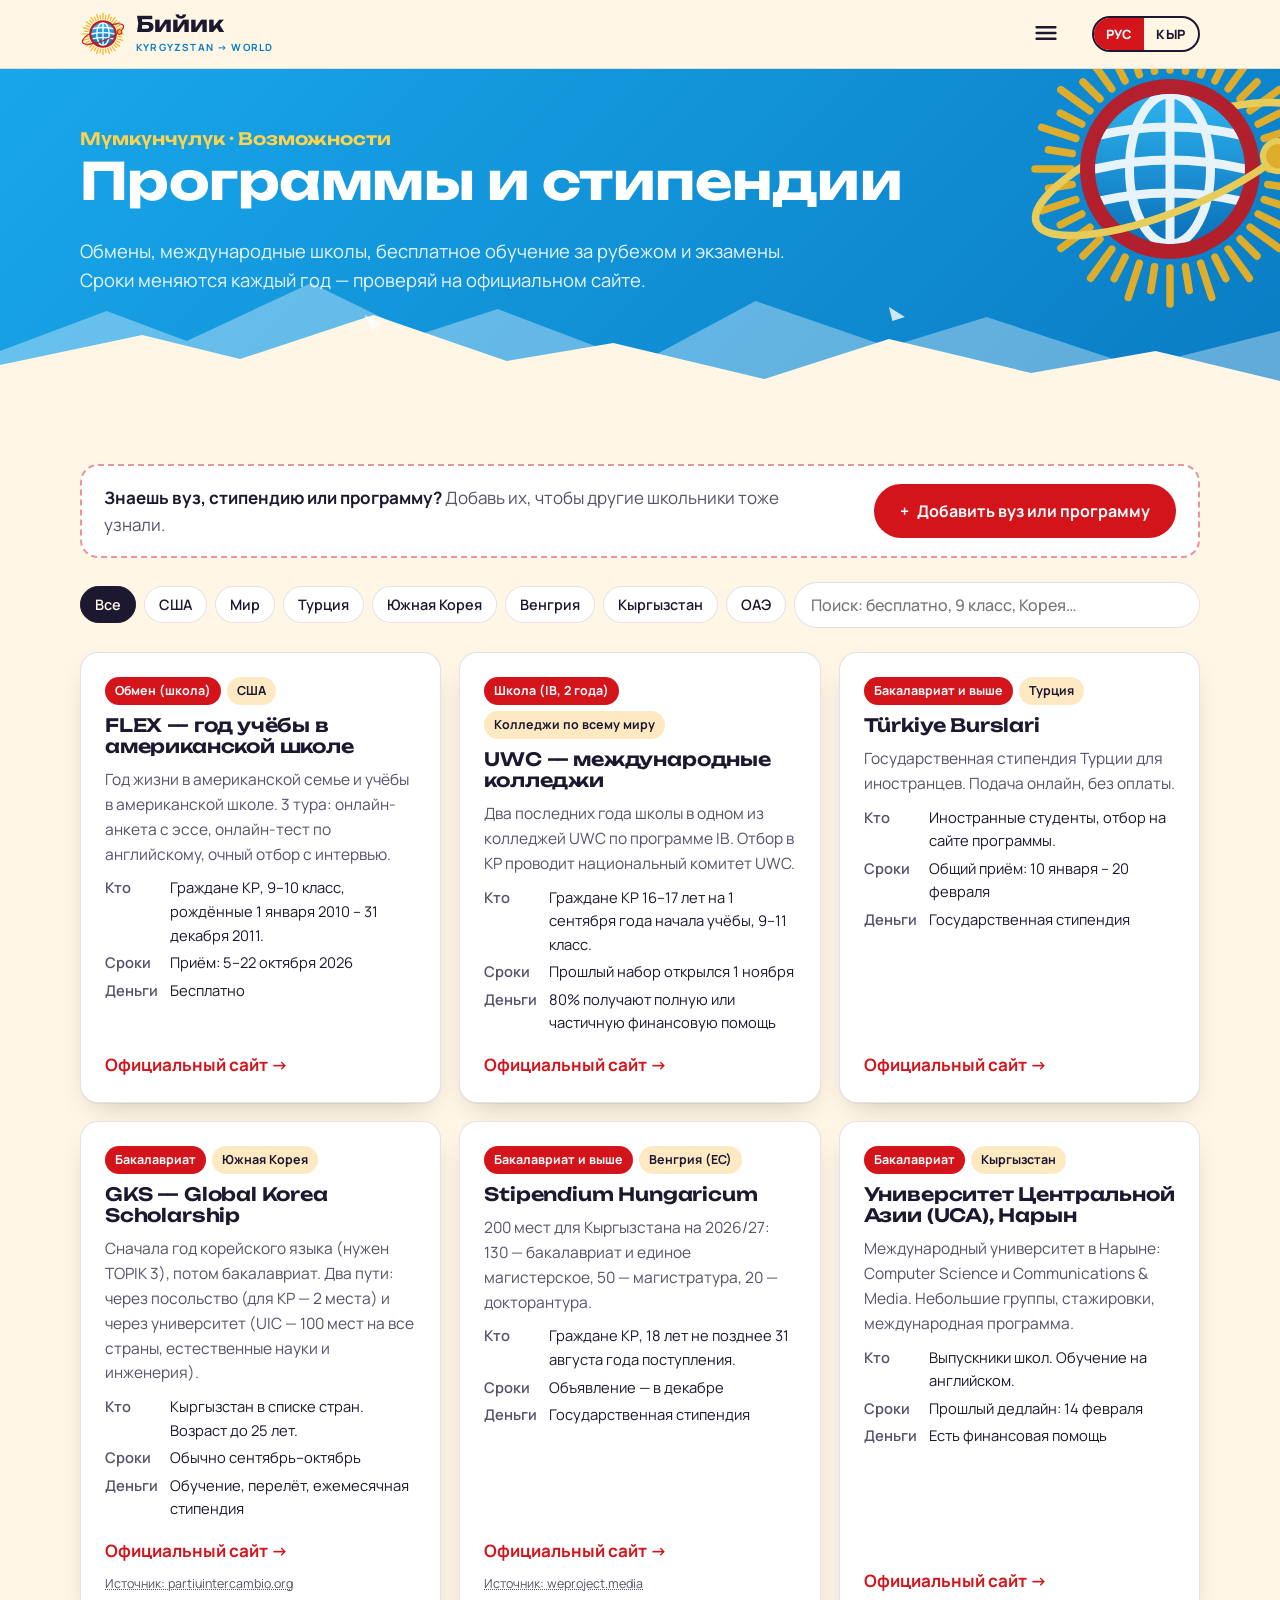
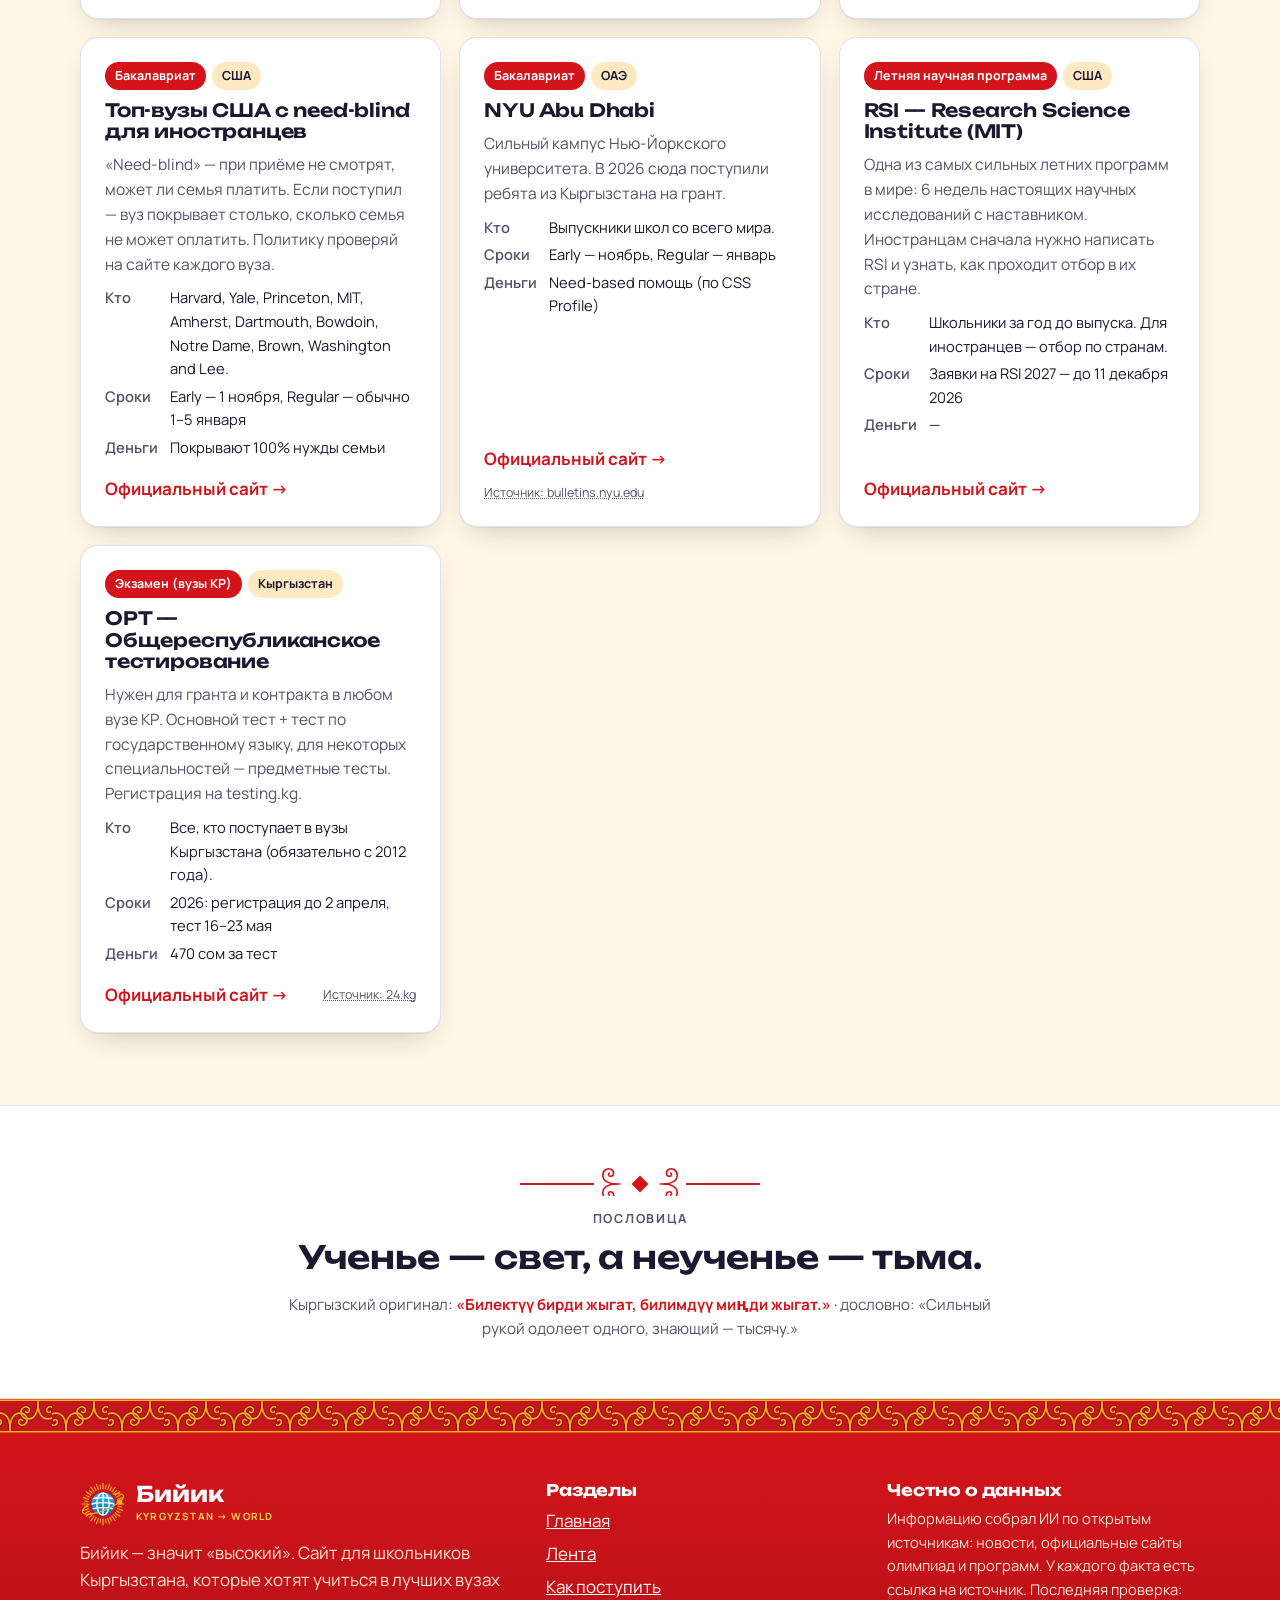
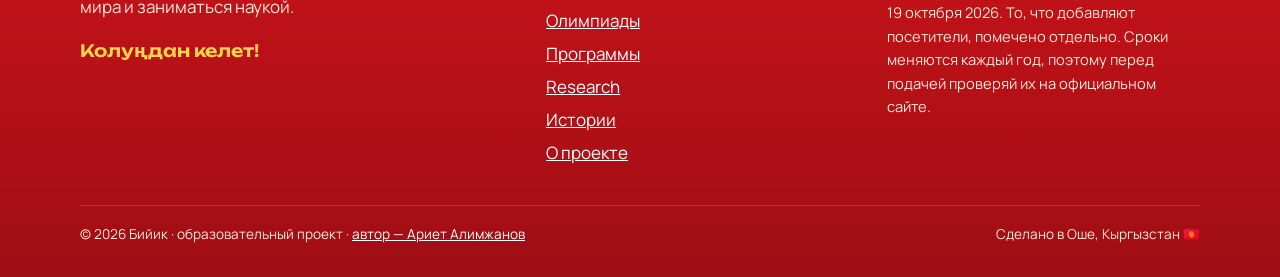
<file: programs.html>
<!doctype html>
<html lang="ru" data-title-ky="Программалар жана стипендиялар — Бийик">
<head>
<meta charset="utf-8">
<meta name="viewport" content="width=device-width, initial-scale=1">
<title>Гранты и стипендии для учёбы за рубежом из Кыргызстана — Бийик</title>
<meta name="description" content="Стипендии и программы для школьников и студентов из Кыргызстана: FLEX, UWC, Türkiye Burslari, GKS, Stipendium Hungaricum, вузы США с полной финансовой помощью.">
<link rel="canonical" href="https://biyik.org/programs.html">
<link rel="alternate" hreflang="ru" href="https://biyik.org/programs.html">
<link rel="alternate" hreflang="ky" href="https://biyik.org/programs.html?lang=ky">
<link rel="alternate" hreflang="x-default" href="https://biyik.org/programs.html">
<meta name="keywords" content="поступление за границу, гранты Кыргызстан, стипендии для кыргызстанцев, учеба за рубежом, олимпиады Кыргызстан, SAT, IELTS, ОРТ, ЖОЖга тапшыруу, чет өлкөдө окуу, грант, стипендия">
<meta property="og:type" content="website">
<meta property="og:site_name" content="Бийик">
<meta property="og:locale" content="ru_RU">
<meta property="og:locale:alternate" content="ky_KG">
<meta property="og:title" content="Гранты и стипендии для учёбы за рубежом из Кыргызстана — Бийик">
<meta property="og:description" content="Стипендии и программы для школьников и студентов из Кыргызстана: FLEX, UWC, Türkiye Burslari, GKS, Stipendium Hungaricum, вузы США с полной финансовой помощью.">
<meta property="og:url" content="https://biyik.org/programs.html">
<meta property="og:image" content="https://biyik.org/img/og-image.png">
<meta property="og:image:width" content="1200">
<meta property="og:image:height" content="630">
<meta name="twitter:card" content="summary_large_image">
<meta name="theme-color" content="#d4141b">
<link rel="icon" href="data:image/svg+xml,%3Csvg viewBox=%22-100 -100 200 200%22 xmlns=%22http://www.w3.org/2000/svg%22%3E%3Cdefs%3E%3CclipPath id=%22Lg%22%3E%3Ccircle r=%2250%22/%3E%3C/clipPath%3E%3ClinearGradient id=%22Lb%22 x1=%220%22 y1=%220%22 x2=%220%22 y2=%221%22%3E%3Cstop offset=%220%22 stop-color=%22#33b8f2%22/%3E%3Cstop offset=%221%22 stop-color=%22#0a6fb8%22/%3E%3C/linearGradient%3E%3C/defs%3E%3Cg stroke=%22#f5b21a%22 stroke-width=%225%22 stroke-linecap=%22round%22%3E%3Cline x1=%2266.0%22 y1=%220.0%22 x2=%2290.0%22 y2=%220.0%22/%3E%3Cline x1=%2265.2%22 y1=%2210.3%22 x2=%2281.0%22 y2=%2212.8%22/%3E%3Cline x1=%2262.8%22 y1=%2220.4%22 x2=%2285.6%22 y2=%2227.8%22/%3E%3Cline x1=%2258.8%22 y1=%2230.0%22 x2=%2273.1%22 y2=%2237.2%22/%3E%3Cline x1=%2253.4%22 y1=%2238.8%22 x2=%2272.8%22 y2=%2252.9%22/%3E%3Cline x1=%2246.7%22 y1=%2246.7%22 x2=%2258.0%22 y2=%2258.0%22/%3E%3Cline x1=%2238.8%22 y1=%2253.4%22 x2=%2252.9%22 y2=%2272.8%22/%3E%3Cline x1=%2230.0%22 y1=%2258.8%22 x2=%2237.2%22 y2=%2273.1%22/%3E%3Cline x1=%2220.4%22 y1=%2262.8%22 x2=%2227.8%22 y2=%2285.6%22/%3E%3Cline x1=%2210.3%22 y1=%2265.2%22 x2=%2212.8%22 y2=%2281.0%22/%3E%3Cline x1=%220.0%22 y1=%2266.0%22 x2=%220.0%22 y2=%2290.0%22/%3E%3Cline x1=%22-10.3%22 y1=%2265.2%22 x2=%22-12.8%22 y2=%2281.0%22/%3E%3Cline x1=%22-20.4%22 y1=%2262.8%22 x2=%22-27.8%22 y2=%2285.6%22/%3E%3Cline x1=%22-30.0%22 y1=%2258.8%22 x2=%22-37.2%22 y2=%2273.1%22/%3E%3Cline x1=%22-38.8%22 y1=%2253.4%22 x2=%22-52.9%22 y2=%2272.8%22/%3E%3Cline x1=%22-46.7%22 y1=%2246.7%22 x2=%22-58.0%22 y2=%2258.0%22/%3E%3Cline x1=%22-53.4%22 y1=%2238.8%22 x2=%22-72.8%22 y2=%2252.9%22/%3E%3Cline x1=%22-58.8%22 y1=%2230.0%22 x2=%22-73.1%22 y2=%2237.2%22/%3E%3Cline x1=%22-62.8%22 y1=%2220.4%22 x2=%22-85.6%22 y2=%2227.8%22/%3E%3Cline x1=%22-65.2%22 y1=%2210.3%22 x2=%22-81.0%22 y2=%2212.8%22/%3E%3Cline x1=%22-66.0%22 y1=%220.0%22 x2=%22-90.0%22 y2=%220.0%22/%3E%3Cline x1=%22-65.2%22 y1=%22-10.3%22 x2=%22-81.0%22 y2=%22-12.8%22/%3E%3Cline x1=%22-62.8%22 y1=%22-20.4%22 x2=%22-85.6%22 y2=%22-27.8%22/%3E%3Cline x1=%22-58.8%22 y1=%22-30.0%22 x2=%22-73.1%22 y2=%22-37.2%22/%3E%3Cline x1=%22-53.4%22 y1=%22-38.8%22 x2=%22-72.8%22 y2=%22-52.9%22/%3E%3Cline x1=%22-46.7%22 y1=%22-46.7%22 x2=%22-58.0%22 y2=%22-58.0%22/%3E%3Cline x1=%22-38.8%22 y1=%22-53.4%22 x2=%22-52.9%22 y2=%22-72.8%22/%3E%3Cline x1=%22-30.0%22 y1=%22-58.8%22 x2=%22-37.2%22 y2=%22-73.1%22/%3E%3Cline x1=%22-20.4%22 y1=%22-62.8%22 x2=%22-27.8%22 y2=%22-85.6%22/%3E%3Cline x1=%22-10.3%22 y1=%22-65.2%22 x2=%22-12.8%22 y2=%22-81.0%22/%3E%3Cline x1=%22-0.0%22 y1=%22-66.0%22 x2=%22-0.0%22 y2=%22-90.0%22/%3E%3Cline x1=%2210.3%22 y1=%22-65.2%22 x2=%2212.8%22 y2=%22-81.0%22/%3E%3Cline x1=%2220.4%22 y1=%22-62.8%22 x2=%2227.8%22 y2=%22-85.6%22/%3E%3Cline x1=%2230.0%22 y1=%22-58.8%22 x2=%2237.2%22 y2=%22-73.1%22/%3E%3Cline x1=%2238.8%22 y1=%22-53.4%22 x2=%2252.9%22 y2=%22-72.8%22/%3E%3Cline x1=%2246.7%22 y1=%22-46.7%22 x2=%2258.0%22 y2=%22-58.0%22/%3E%3Cline x1=%2253.4%22 y1=%22-38.8%22 x2=%2272.8%22 y2=%22-52.9%22/%3E%3Cline x1=%2258.8%22 y1=%22-30.0%22 x2=%2273.1%22 y2=%22-37.2%22/%3E%3Cline x1=%2262.8%22 y1=%22-20.4%22 x2=%2285.6%22 y2=%22-27.8%22/%3E%3Cline x1=%2265.2%22 y1=%22-10.3%22 x2=%2281.0%22 y2=%22-12.8%22/%3E%3C/g%3E%3Cpath d=%22M-96 0A96 28 0 0 1 96 0%22 transform=%22rotate(-22)%22 fill=%22none%22 stroke=%22#c4161c%22 stroke-width=%225%22 stroke-linecap=%22round%22/%3E%3Ccircle r=%2260%22 fill=%22#c4161c%22/%3E%3Ccircle r=%2250%22 fill=%22url(#Lb)%22/%3E%3Cg clip-path=%22url(#Lg)%22 fill=%22none%22 stroke=%22#fff%22 stroke-width=%226%22 stroke-linecap=%22round%22%3E %3Cellipse rx=%2227%22 ry=%2250%22/%3E%3Cline x1=%220%22 y1=%22-50%22 x2=%220%22 y2=%2250%22/%3E %3Cpath d=%22M-50 -22Q0 -34 50 -22M-50 22Q0 10 50 22M-50 0Q0 -12 50 0%22/%3E%3C/g%3E%3Cpath d=%22M96 0A96 28 0 0 1 -96 0%22 transform=%22rotate(-22)%22 fill=%22none%22 stroke=%22#c4161c%22 stroke-width=%225%22 stroke-linecap=%22round%22/%3E%3Cg transform=%22rotate(-22)%22%3E%3Ccircle cx=%2270%22 cy=%2219%22 r=%2210%22 fill=%22#f5b21a%22 stroke=%22#c4161c%22 stroke-width=%224%22/%3E%3C/g%3E%3C/svg%3E">
<link rel="preconnect" href="https://fonts.googleapis.com">
<link rel="preconnect" href="https://fonts.gstatic.com" crossorigin>
<link href="https://fonts.googleapis.com/css2?family=Manrope:wght@400;500;600;700;800&family=Unbounded:wght@500;600;700&display=swap&subset=cyrillic" rel="stylesheet">
<link rel="stylesheet" href="css/style.css">
<link rel="stylesheet" href="css/ornaments.css">
</head>
<body class="">
<header id="site-header"></header>
<main>
<section class="page-head"><div class="deco" data-logo="#ffd44d"></div><div class="wrap">
  <div class="kg"><span data-ky="Мүмкүнчүлүк">Мүмкүнчүлүк · Возможности</span></div>
  <h1><span data-ky="Программалар жана стипендиялар">Программы и стипендии</span></h1>
  <p><span data-ky="Алмашуулар, эл аралык мектептер, чет өлкөдө акысыз окуу жана экзамендер. Мөөнөттөр жыл сайын өзгөрөт — расмий сайттан текшер.">Обмены, международные школы, бесплатное обучение за рубежом и экзамены. Сроки меняются каждый год — проверяй на официальном сайте.</span></p>
</div><svg class="mountains" viewBox="0 0 1440 120" preserveAspectRatio="none" aria-hidden="true">
  <path d="M0 120V78l120-40 90 30 140-58 120 52 90-26 160 54 130-62 150 46 110-30 170 50 160-36V120z"/>
  <path d="M0 120V92l160-30 110 24 150-44 150 46 120-18 170 36 140-40 160 34 140-22 140 30V120z" fill="var(--felt)"/>
  <path d="M410 42l20 9-12 6zM1000 34l18 10-14 4z" fill="#fff" opacity=".8"/>
</svg></section>

<section><div class="wrap">
  <div class="add-row"><p><span data-ky="&lt;b&gt;ЖОЖду, стипендияны же программаны билесиңби?&lt;/b&gt; Башка окуучулар да билиши үчүн аларды кош."><b>Знаешь вуз, стипендию или программу?</b> Добавь их, чтобы другие школьники тоже узнали.</span></p><button class="btn red" data-add="program">+ <span data-ky="ЖОЖ же программа кошуу">Добавить вуз или программу</span></button></div>
  <div class="filters"><div id="program-chips" style="display:contents"></div><input class="search" id="program-search" type="search" placeholder="Поиск: бесплатно, 9 класс, Корея…" data-ky-ph="Издөө: акысыз, 9-класс, Корея…" aria-label="Search"></div>
  <div class="grid" id="program-list"></div>
</div></section>
<section class="proverb-band"><div class="wrap"><div data-proverb="programs"></div></div></section>
</main>
<div id="site-footer"></div>
<script src="js/config.js"></script>
<script src="js/data.js"></script>
<script src="js/data-ky.js"></script>
<script src="js/feed.js"></script>
<script src="js/main.js"></script>
</body>
</html>
</file>
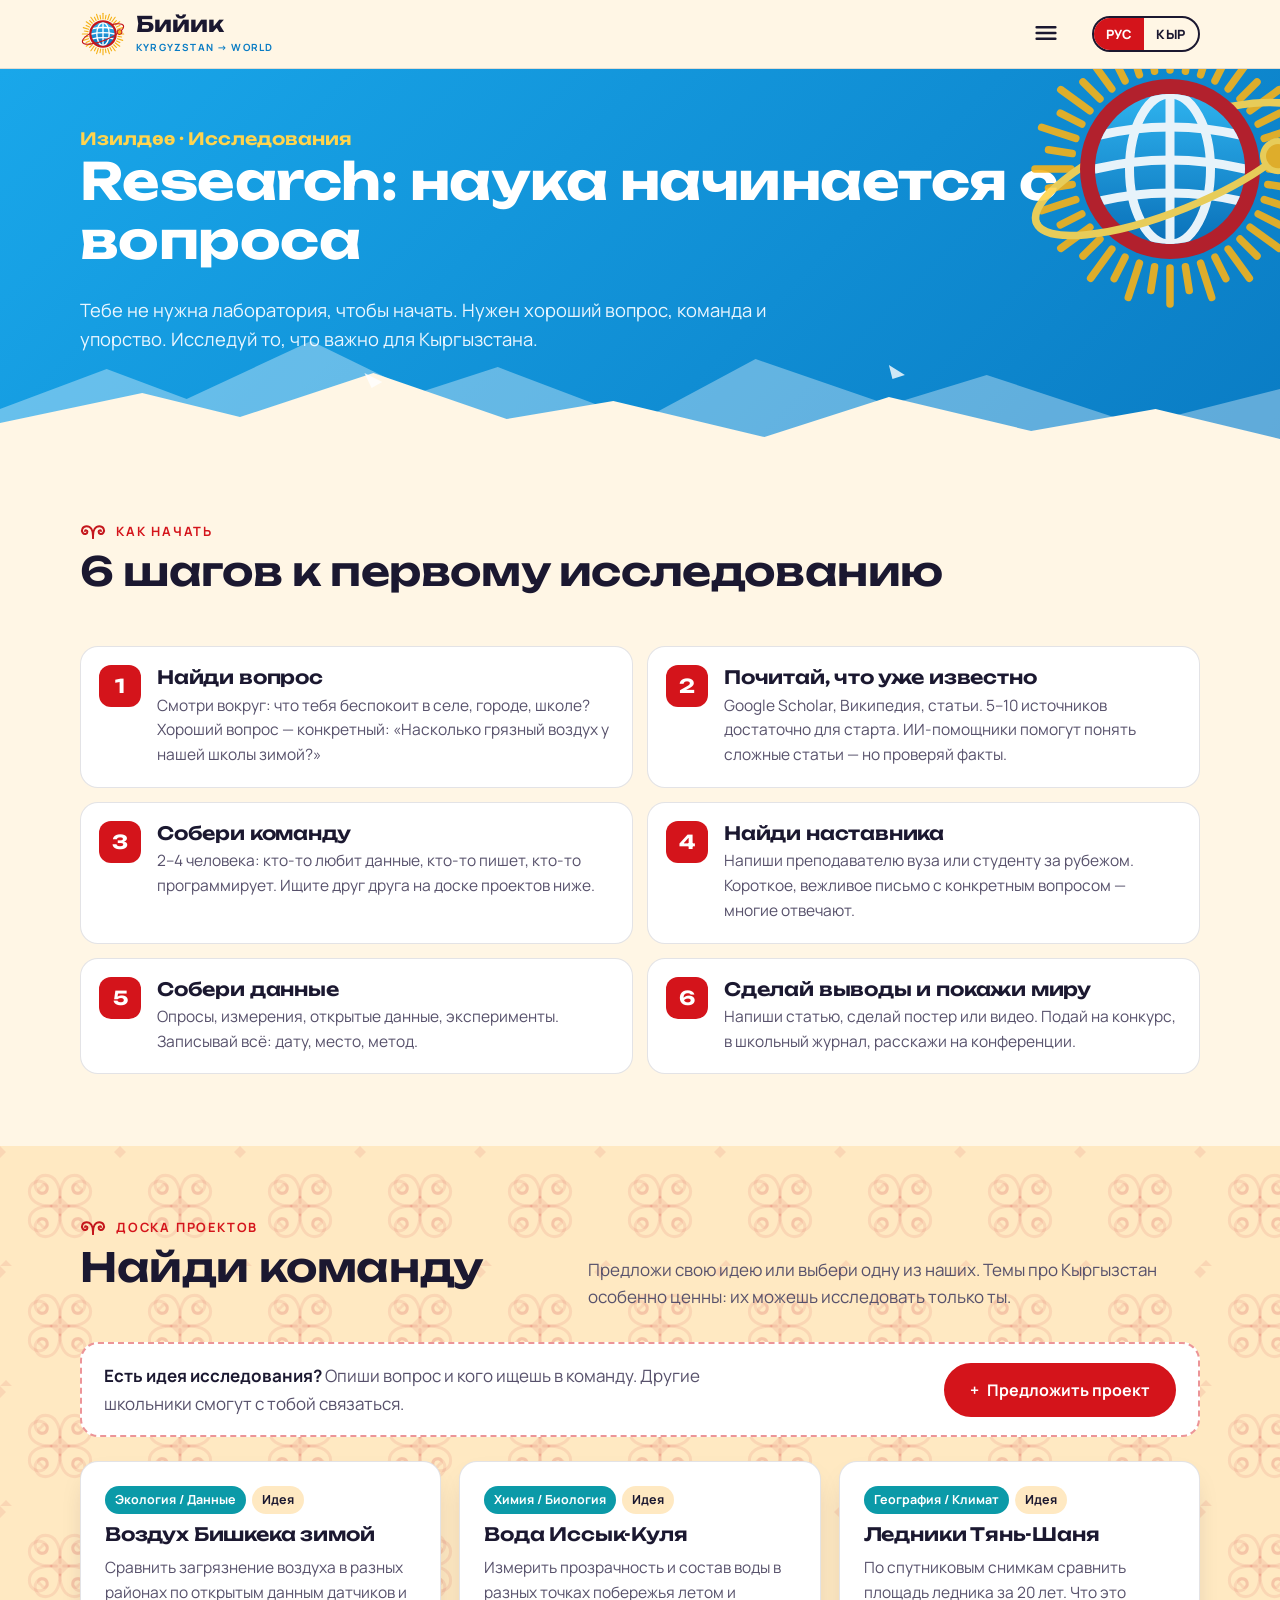
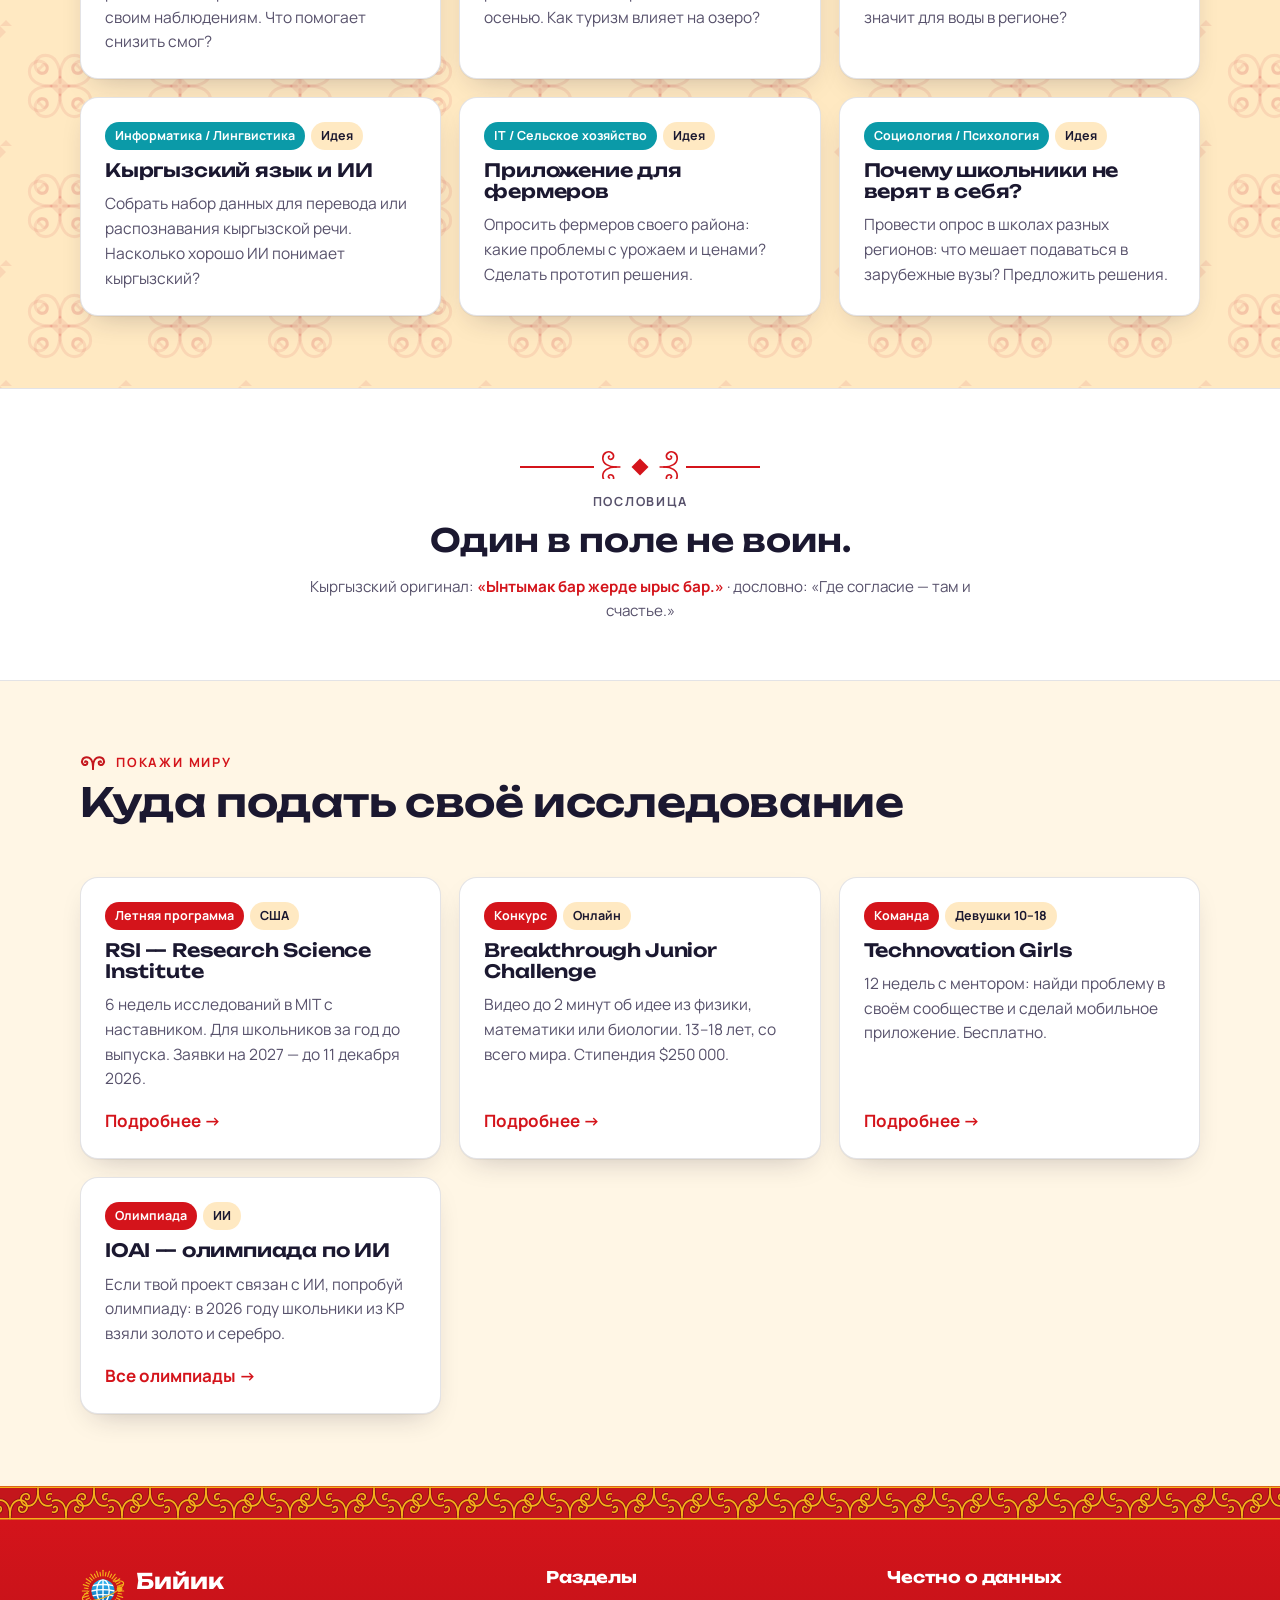
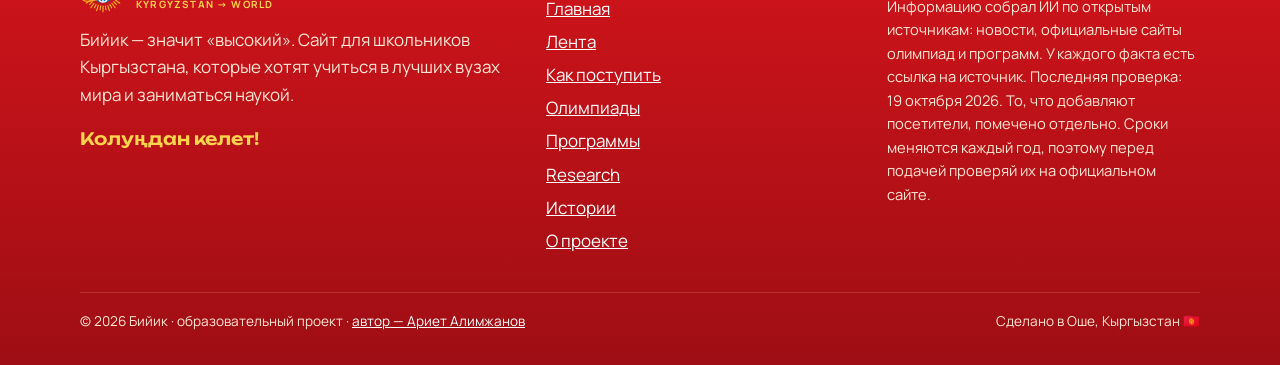
<file: research.html>
<!doctype html>
<html lang="ru" data-title-ky="Research — Бийик">
<head>
<meta charset="utf-8">
<meta name="viewport" content="width=device-width, initial-scale=1">
<title>Научные исследования для школьников Кыргызстана — Бийик</title>
<meta name="description" content="Как школьнику начать научное исследование, найти команду и наставника. Идеи проектов о Кыргызстане и конкурсы: RSI, Breakthrough Junior Challenge.">
<link rel="canonical" href="https://biyik.org/research.html">
<link rel="alternate" hreflang="ru" href="https://biyik.org/research.html">
<link rel="alternate" hreflang="ky" href="https://biyik.org/research.html?lang=ky">
<link rel="alternate" hreflang="x-default" href="https://biyik.org/research.html">
<meta name="keywords" content="поступление за границу, гранты Кыргызстан, стипендии для кыргызстанцев, учеба за рубежом, олимпиады Кыргызстан, SAT, IELTS, ОРТ, ЖОЖга тапшыруу, чет өлкөдө окуу, грант, стипендия">
<meta property="og:type" content="website">
<meta property="og:site_name" content="Бийик">
<meta property="og:locale" content="ru_RU">
<meta property="og:locale:alternate" content="ky_KG">
<meta property="og:title" content="Научные исследования для школьников Кыргызстана — Бийик">
<meta property="og:description" content="Как школьнику начать научное исследование, найти команду и наставника. Идеи проектов о Кыргызстане и конкурсы: RSI, Breakthrough Junior Challenge.">
<meta property="og:url" content="https://biyik.org/research.html">
<meta property="og:image" content="https://biyik.org/img/og-image.png">
<meta property="og:image:width" content="1200">
<meta property="og:image:height" content="630">
<meta name="twitter:card" content="summary_large_image">
<meta name="theme-color" content="#d4141b">
<link rel="icon" href="data:image/svg+xml,%3Csvg viewBox=%22-100 -100 200 200%22 xmlns=%22http://www.w3.org/2000/svg%22%3E%3Cdefs%3E%3CclipPath id=%22Lg%22%3E%3Ccircle r=%2250%22/%3E%3C/clipPath%3E%3ClinearGradient id=%22Lb%22 x1=%220%22 y1=%220%22 x2=%220%22 y2=%221%22%3E%3Cstop offset=%220%22 stop-color=%22#33b8f2%22/%3E%3Cstop offset=%221%22 stop-color=%22#0a6fb8%22/%3E%3C/linearGradient%3E%3C/defs%3E%3Cg stroke=%22#f5b21a%22 stroke-width=%225%22 stroke-linecap=%22round%22%3E%3Cline x1=%2266.0%22 y1=%220.0%22 x2=%2290.0%22 y2=%220.0%22/%3E%3Cline x1=%2265.2%22 y1=%2210.3%22 x2=%2281.0%22 y2=%2212.8%22/%3E%3Cline x1=%2262.8%22 y1=%2220.4%22 x2=%2285.6%22 y2=%2227.8%22/%3E%3Cline x1=%2258.8%22 y1=%2230.0%22 x2=%2273.1%22 y2=%2237.2%22/%3E%3Cline x1=%2253.4%22 y1=%2238.8%22 x2=%2272.8%22 y2=%2252.9%22/%3E%3Cline x1=%2246.7%22 y1=%2246.7%22 x2=%2258.0%22 y2=%2258.0%22/%3E%3Cline x1=%2238.8%22 y1=%2253.4%22 x2=%2252.9%22 y2=%2272.8%22/%3E%3Cline x1=%2230.0%22 y1=%2258.8%22 x2=%2237.2%22 y2=%2273.1%22/%3E%3Cline x1=%2220.4%22 y1=%2262.8%22 x2=%2227.8%22 y2=%2285.6%22/%3E%3Cline x1=%2210.3%22 y1=%2265.2%22 x2=%2212.8%22 y2=%2281.0%22/%3E%3Cline x1=%220.0%22 y1=%2266.0%22 x2=%220.0%22 y2=%2290.0%22/%3E%3Cline x1=%22-10.3%22 y1=%2265.2%22 x2=%22-12.8%22 y2=%2281.0%22/%3E%3Cline x1=%22-20.4%22 y1=%2262.8%22 x2=%22-27.8%22 y2=%2285.6%22/%3E%3Cline x1=%22-30.0%22 y1=%2258.8%22 x2=%22-37.2%22 y2=%2273.1%22/%3E%3Cline x1=%22-38.8%22 y1=%2253.4%22 x2=%22-52.9%22 y2=%2272.8%22/%3E%3Cline x1=%22-46.7%22 y1=%2246.7%22 x2=%22-58.0%22 y2=%2258.0%22/%3E%3Cline x1=%22-53.4%22 y1=%2238.8%22 x2=%22-72.8%22 y2=%2252.9%22/%3E%3Cline x1=%22-58.8%22 y1=%2230.0%22 x2=%22-73.1%22 y2=%2237.2%22/%3E%3Cline x1=%22-62.8%22 y1=%2220.4%22 x2=%22-85.6%22 y2=%2227.8%22/%3E%3Cline x1=%22-65.2%22 y1=%2210.3%22 x2=%22-81.0%22 y2=%2212.8%22/%3E%3Cline x1=%22-66.0%22 y1=%220.0%22 x2=%22-90.0%22 y2=%220.0%22/%3E%3Cline x1=%22-65.2%22 y1=%22-10.3%22 x2=%22-81.0%22 y2=%22-12.8%22/%3E%3Cline x1=%22-62.8%22 y1=%22-20.4%22 x2=%22-85.6%22 y2=%22-27.8%22/%3E%3Cline x1=%22-58.8%22 y1=%22-30.0%22 x2=%22-73.1%22 y2=%22-37.2%22/%3E%3Cline x1=%22-53.4%22 y1=%22-38.8%22 x2=%22-72.8%22 y2=%22-52.9%22/%3E%3Cline x1=%22-46.7%22 y1=%22-46.7%22 x2=%22-58.0%22 y2=%22-58.0%22/%3E%3Cline x1=%22-38.8%22 y1=%22-53.4%22 x2=%22-52.9%22 y2=%22-72.8%22/%3E%3Cline x1=%22-30.0%22 y1=%22-58.8%22 x2=%22-37.2%22 y2=%22-73.1%22/%3E%3Cline x1=%22-20.4%22 y1=%22-62.8%22 x2=%22-27.8%22 y2=%22-85.6%22/%3E%3Cline x1=%22-10.3%22 y1=%22-65.2%22 x2=%22-12.8%22 y2=%22-81.0%22/%3E%3Cline x1=%22-0.0%22 y1=%22-66.0%22 x2=%22-0.0%22 y2=%22-90.0%22/%3E%3Cline x1=%2210.3%22 y1=%22-65.2%22 x2=%2212.8%22 y2=%22-81.0%22/%3E%3Cline x1=%2220.4%22 y1=%22-62.8%22 x2=%2227.8%22 y2=%22-85.6%22/%3E%3Cline x1=%2230.0%22 y1=%22-58.8%22 x2=%2237.2%22 y2=%22-73.1%22/%3E%3Cline x1=%2238.8%22 y1=%22-53.4%22 x2=%2252.9%22 y2=%22-72.8%22/%3E%3Cline x1=%2246.7%22 y1=%22-46.7%22 x2=%2258.0%22 y2=%22-58.0%22/%3E%3Cline x1=%2253.4%22 y1=%22-38.8%22 x2=%2272.8%22 y2=%22-52.9%22/%3E%3Cline x1=%2258.8%22 y1=%22-30.0%22 x2=%2273.1%22 y2=%22-37.2%22/%3E%3Cline x1=%2262.8%22 y1=%22-20.4%22 x2=%2285.6%22 y2=%22-27.8%22/%3E%3Cline x1=%2265.2%22 y1=%22-10.3%22 x2=%2281.0%22 y2=%22-12.8%22/%3E%3C/g%3E%3Cpath d=%22M-96 0A96 28 0 0 1 96 0%22 transform=%22rotate(-22)%22 fill=%22none%22 stroke=%22#c4161c%22 stroke-width=%225%22 stroke-linecap=%22round%22/%3E%3Ccircle r=%2260%22 fill=%22#c4161c%22/%3E%3Ccircle r=%2250%22 fill=%22url(#Lb)%22/%3E%3Cg clip-path=%22url(#Lg)%22 fill=%22none%22 stroke=%22#fff%22 stroke-width=%226%22 stroke-linecap=%22round%22%3E %3Cellipse rx=%2227%22 ry=%2250%22/%3E%3Cline x1=%220%22 y1=%22-50%22 x2=%220%22 y2=%2250%22/%3E %3Cpath d=%22M-50 -22Q0 -34 50 -22M-50 22Q0 10 50 22M-50 0Q0 -12 50 0%22/%3E%3C/g%3E%3Cpath d=%22M96 0A96 28 0 0 1 -96 0%22 transform=%22rotate(-22)%22 fill=%22none%22 stroke=%22#c4161c%22 stroke-width=%225%22 stroke-linecap=%22round%22/%3E%3Cg transform=%22rotate(-22)%22%3E%3Ccircle cx=%2270%22 cy=%2219%22 r=%2210%22 fill=%22#f5b21a%22 stroke=%22#c4161c%22 stroke-width=%224%22/%3E%3C/g%3E%3C/svg%3E">
<link rel="preconnect" href="https://fonts.googleapis.com">
<link rel="preconnect" href="https://fonts.gstatic.com" crossorigin>
<link href="https://fonts.googleapis.com/css2?family=Manrope:wght@400;500;600;700;800&family=Unbounded:wght@500;600;700&display=swap&subset=cyrillic" rel="stylesheet">
<link rel="stylesheet" href="css/style.css">
<link rel="stylesheet" href="css/ornaments.css">
</head>
<body class="">
<header id="site-header"></header>
<main>
<section class="page-head"><div class="deco" data-logo="#ffd44d"></div><div class="wrap">
  <div class="kg"><span data-ky="Изилдөө">Изилдөө · Исследования</span></div>
  <h1><span data-ky="Research: илим суроодон башталат">Research: наука начинается с вопроса</span></h1>
  <p><span data-ky="Баштоо үчүн лаборатория керек эмес. Жакшы суроо, команда жана талыкпаган аракет керек. Кыргызстан үчүн маанилүү нерсени изилде.">Тебе не нужна лаборатория, чтобы начать. Нужен хороший вопрос, команда и упорство. Исследуй то, что важно для Кыргызстана.</span></p>
</div><svg class="mountains" viewBox="0 0 1440 120" preserveAspectRatio="none" aria-hidden="true">
  <path d="M0 120V78l120-40 90 30 140-58 120 52 90-26 160 54 130-62 150 46 110-30 170 50 160-36V120z"/>
  <path d="M0 120V92l160-30 110 24 150-44 150 46 120-18 170 36 140-40 160 34 140-22 140 30V120z" fill="var(--felt)"/>
  <path d="M410 42l20 9-12 6zM1000 34l18 10-14 4z" fill="#fff" opacity=".8"/>
</svg></section>

<section><div class="wrap">
  <div class="section-title"><div><div class="eyebrow"><span data-ky="Кантип баштоо">Как начать</span></div><h2><span data-ky="Биринчи изилдөөгө 6 кадам">6 шагов к первому исследованию</span></h2></div></div>
  <ol class="steps" id="research-steps"></ol>
</div></section>

<section class="pattern-bg"><div class="wrap">
  <div class="section-title"><div><div class="eyebrow"><span data-ky="Долбоорлор тактасы">Доска проектов</span></div><h2><span data-ky="Команда тап">Найди команду</span></h2></div><p class=muted><span data-ky="Өз идеяңды сунушта же биздикинен бирин танда. Кыргызстан тууралуу темалар айрыкча баалуу: аларды сен гана изилдей аласың.">Предложи свою идею или выбери одну из наших. Темы про Кыргызстан особенно ценны: их можешь исследовать только ты.</span></p></div>
  <div class="add-row"><p><span data-ky="&lt;b&gt;Изилдөө идеяң барбы?&lt;/b&gt; Суроону жана командага кимди издеп жатканыңды жаз. Башка окуучулар сени менен байланыша алышат."><b>Есть идея исследования?</b> Опиши вопрос и кого ищешь в команду. Другие школьники смогут с тобой связаться.</span></p><button class="btn red" data-add="project">+ <span data-ky="Долбоор сунуштоо">Предложить проект</span></button></div>
  <div class="grid" id="board"></div>
</div></section>
<section class="proverb-band"><div class="wrap"><div data-proverb="research"></div></div></section>

<section><div class="wrap">
  <div class="section-title"><div><div class="eyebrow"><span data-ky="Дүйнөгө көрсөт">Покажи миру</span></div><h2><span data-ky="Изилдөөңдү кайда тапшыруу">Куда подать своё исследование</span></h2></div></div>
  <div class="grid">
    <article class="card reveal"><div class="meta"><span class="tag red"><span data-ky="Жайкы программа">Летняя программа</span></span><span class="tag"><span data-ky="АКШ">США</span></span></div><h3>RSI — Research Science Institute</h3><p><span data-ky="MITде жетекчи менен 6 жума изилдөө. Бүтүрөргө бир жыл калган окуучулар үчүн. 2027-жылга арыздар — 2026-жылдын 11-декабрына чейин.">6 недель исследований в MIT с наставником. Для школьников за год до выпуска. Заявки на 2027 — до 11 декабря 2026.</span></p><div class="foot"><a class="more" href="https://cee.org/apply-rsi" target="_blank" rel="noopener"><span data-ky="Кененирээк →">Подробнее →</span></a></div></article>
    <article class="card reveal"><div class="meta"><span class="tag red"><span data-ky="Сынак">Конкурс</span></span><span class="tag"><span data-ky="Онлайн">Онлайн</span></span></div><h3>Breakthrough Junior Challenge</h3><p><span data-ky="Физика, математика же биологиядагы идея тууралуу 2 мүнөткө чейинки видео. 13–18 жаш, дүйнө жүзүнөн. $250 000 стипендия.">Видео до 2 минут об идее из физики, математики или биологии. 13–18 лет, со всего мира. Стипендия $250 000.</span></p><div class="foot"><a class="more" href="https://opportunitydesk.org/2026/06/03/breakthrough-junior-challenge-2026/" target="_blank" rel="noopener"><span data-ky="Кененирээк →">Подробнее →</span></a></div></article>
    <article class="card reveal"><div class="meta"><span class="tag red"><span data-ky="Команда">Команда</span></span><span class="tag"><span data-ky="Кыздар 10–18">Девушки 10–18</span></span></div><h3>Technovation Girls</h3><p><span data-ky="Ментор менен 12 жума: коомчулугуңдагы көйгөйдү таап, мобилдик тиркеме жаса. Акысыз.">12 недель с ментором: найди проблему в своём сообществе и сделай мобильное приложение. Бесплатно.</span></p><div class="foot"><a class="more" href="https://bankasia.kg/en/news/466" target="_blank" rel="noopener"><span data-ky="Кененирээк →">Подробнее →</span></a></div></article>
    <article class="card reveal"><div class="meta"><span class="tag red"><span data-ky="Олимпиада">Олимпиада</span></span><span class="tag"><span data-ky="ЖИ">ИИ</span></span></div><h3><span data-ky="IOAI — ЖИ олимпиадасы">IOAI — олимпиада по ИИ</span></h3><p><span data-ky="Долбооруң ЖИ менен байланыштуу болсо, олимпиадага катышып көр: 2026-жылы КРдин окуучулары алтын жана күмүш алышкан.">Если твой проект связан с ИИ, попробуй олимпиаду: в 2026 году школьники из КР взяли золото и серебро.</span></p><div class="foot"><a class="more" href="olympiads.html"><span data-ky="Бардык олимпиадалар →">Все олимпиады →</span></a></div></article>
  </div>
</div></section>
</main>
<div id="site-footer"></div>
<script src="js/config.js"></script>
<script src="js/data.js"></script>
<script src="js/data-ky.js"></script>
<script src="js/feed.js"></script>
<script src="js/main.js"></script>
</body>
</html>
</file>
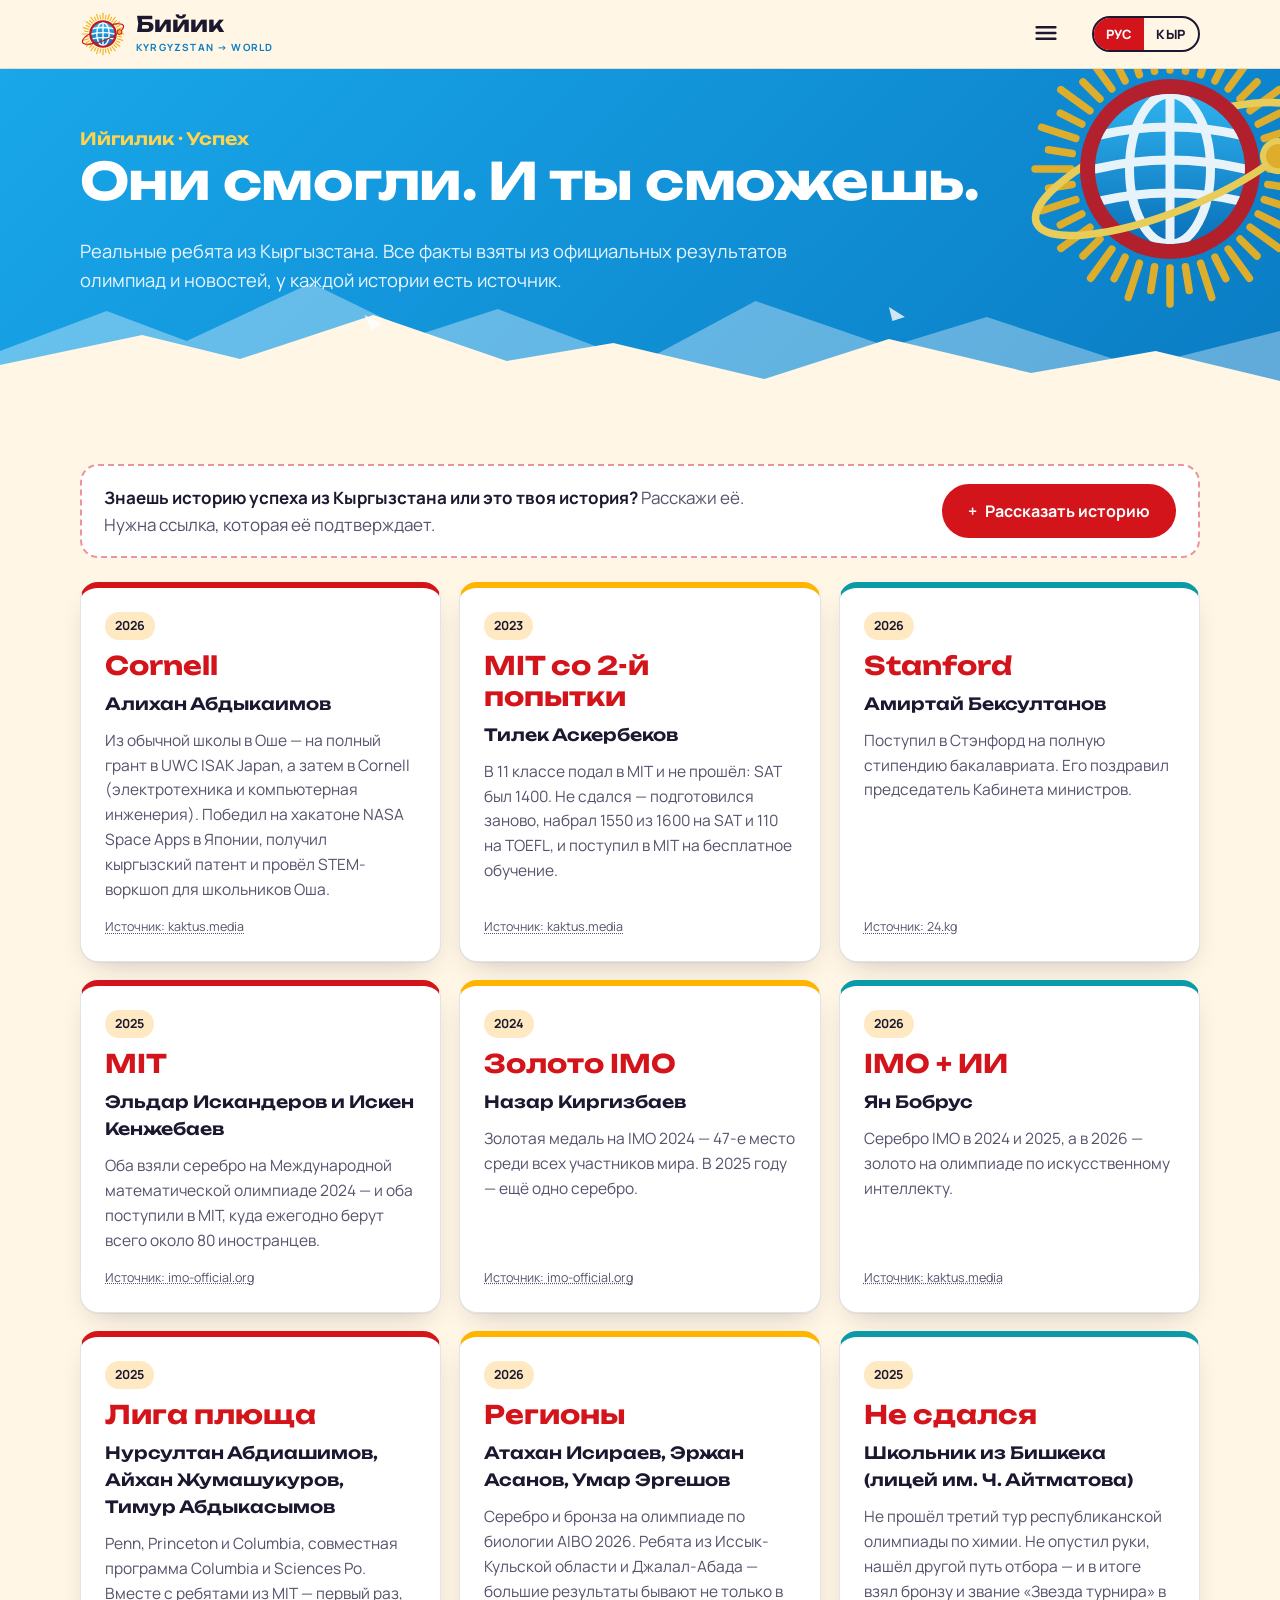
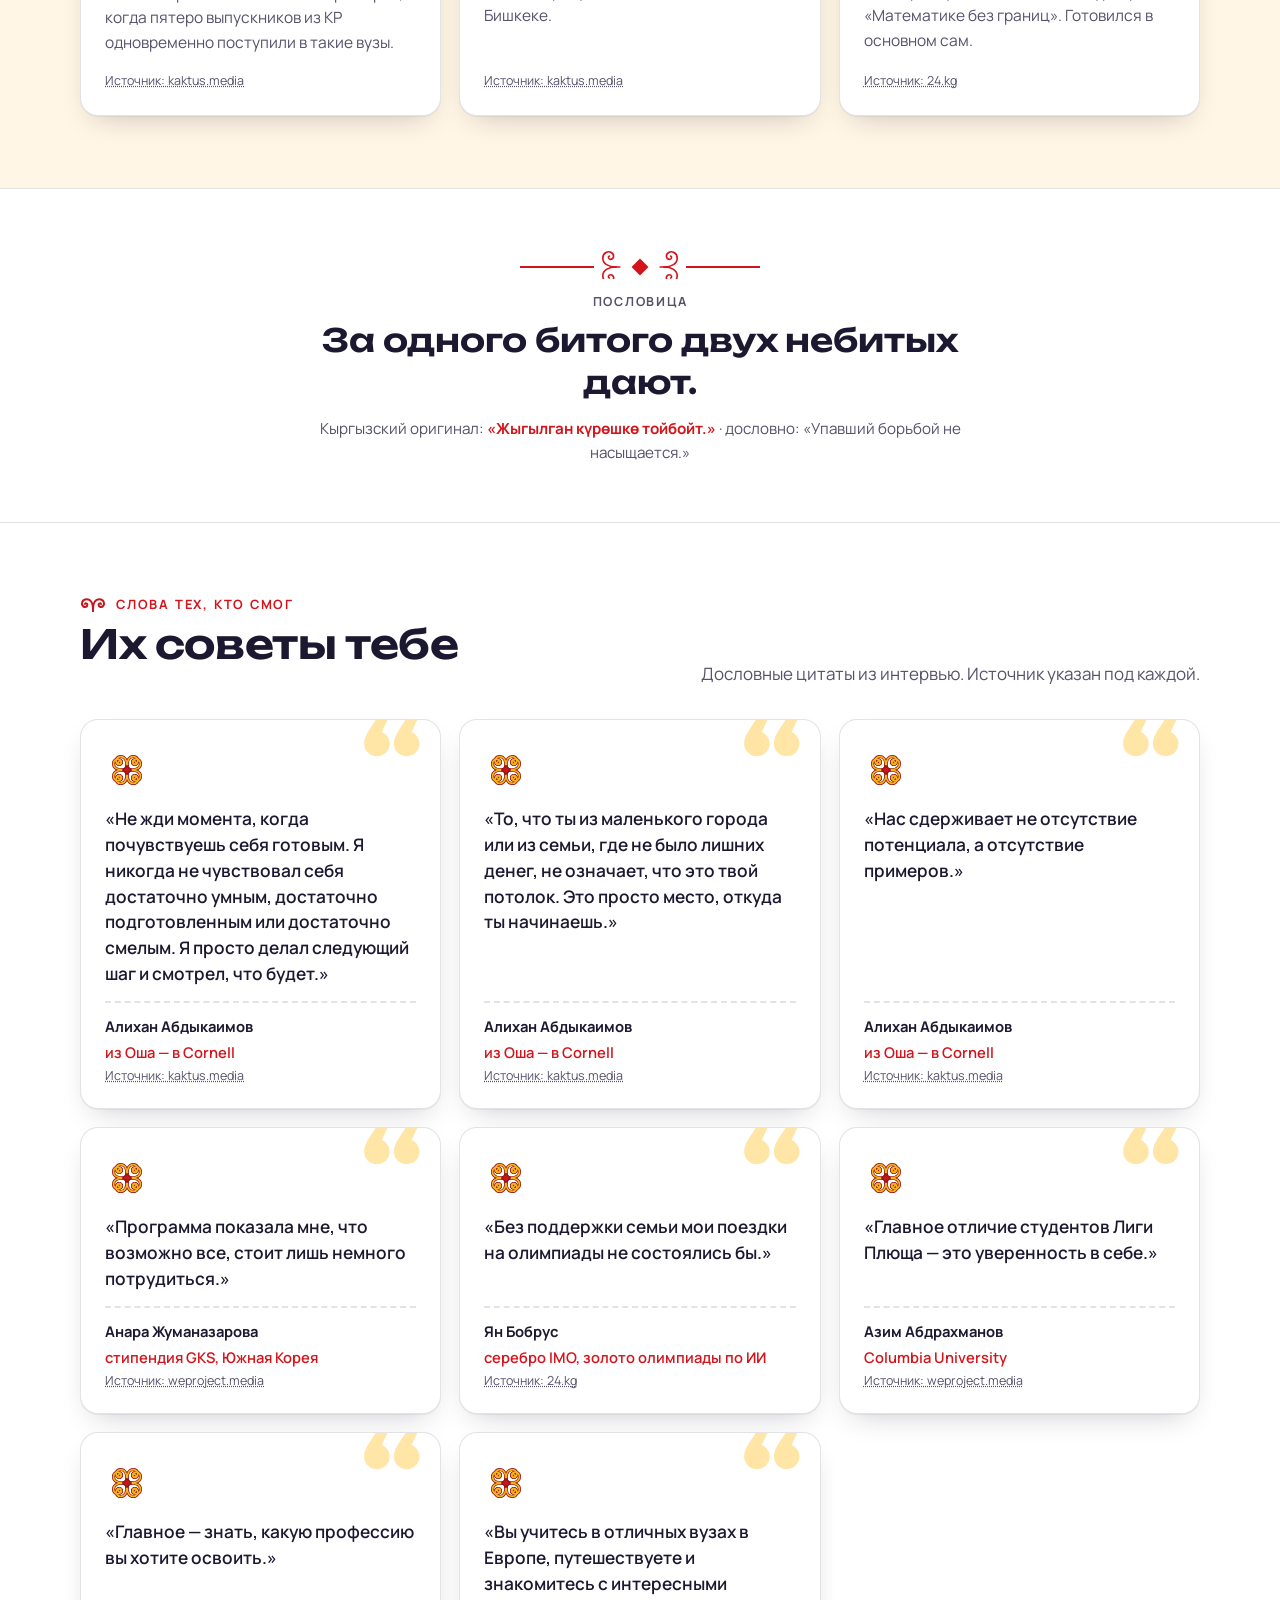
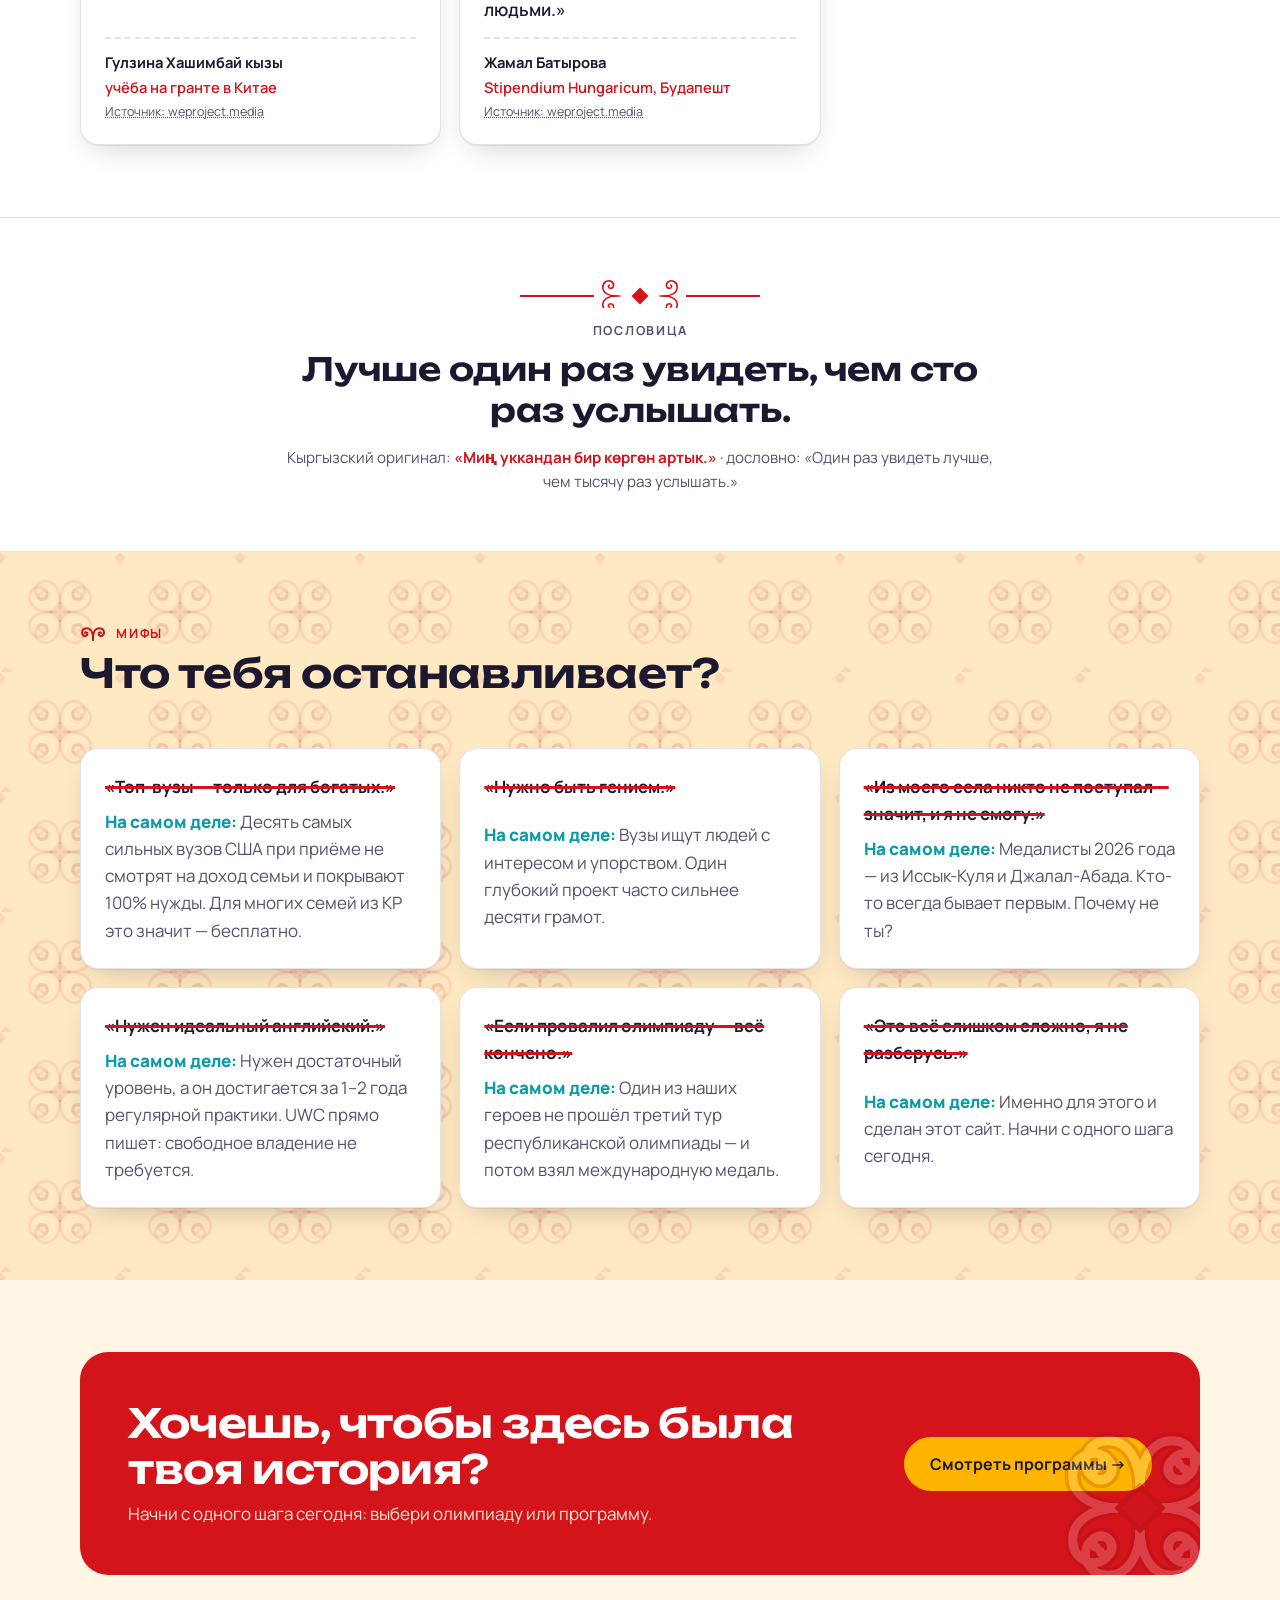
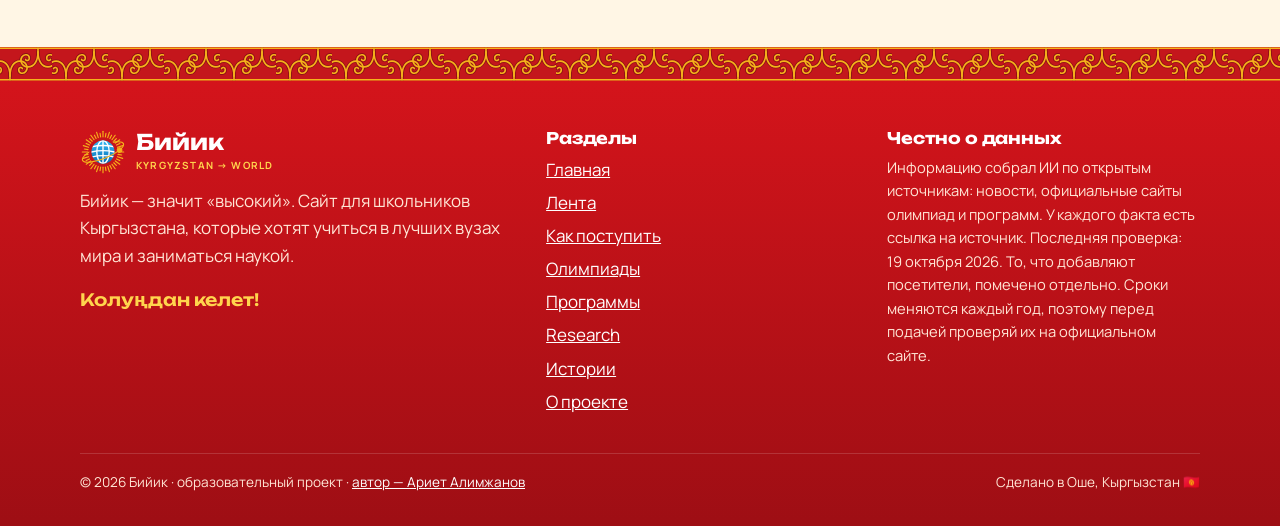
<file: stories.html>
<!doctype html>
<html lang="ru" data-title-ky="Ийгилик окуялары — Бийик">
<head>
<meta charset="utf-8">
<meta name="viewport" content="width=device-width, initial-scale=1">
<title>Истории успеха: кыргызстанцы в MIT, Stanford, Cornell — Бийик</title>
<meta name="description" content="Реальные истории школьников из Кыргызстана, которые поступили в MIT, Stanford, Cornell и Лигу плюща и взяли медали международных олимпиад.">
<link rel="canonical" href="https://biyik.org/stories.html">
<link rel="alternate" hreflang="ru" href="https://biyik.org/stories.html">
<link rel="alternate" hreflang="ky" href="https://biyik.org/stories.html?lang=ky">
<link rel="alternate" hreflang="x-default" href="https://biyik.org/stories.html">
<meta name="keywords" content="поступление за границу, гранты Кыргызстан, стипендии для кыргызстанцев, учеба за рубежом, олимпиады Кыргызстан, SAT, IELTS, ОРТ, ЖОЖга тапшыруу, чет өлкөдө окуу, грант, стипендия">
<meta property="og:type" content="website">
<meta property="og:site_name" content="Бийик">
<meta property="og:locale" content="ru_RU">
<meta property="og:locale:alternate" content="ky_KG">
<meta property="og:title" content="Истории успеха: кыргызстанцы в MIT, Stanford, Cornell — Бийик">
<meta property="og:description" content="Реальные истории школьников из Кыргызстана, которые поступили в MIT, Stanford, Cornell и Лигу плюща и взяли медали международных олимпиад.">
<meta property="og:url" content="https://biyik.org/stories.html">
<meta property="og:image" content="https://biyik.org/img/og-image.png">
<meta property="og:image:width" content="1200">
<meta property="og:image:height" content="630">
<meta name="twitter:card" content="summary_large_image">
<meta name="theme-color" content="#d4141b">
<link rel="icon" href="data:image/svg+xml,%3Csvg viewBox=%22-100 -100 200 200%22 xmlns=%22http://www.w3.org/2000/svg%22%3E%3Cdefs%3E%3CclipPath id=%22Lg%22%3E%3Ccircle r=%2250%22/%3E%3C/clipPath%3E%3ClinearGradient id=%22Lb%22 x1=%220%22 y1=%220%22 x2=%220%22 y2=%221%22%3E%3Cstop offset=%220%22 stop-color=%22#33b8f2%22/%3E%3Cstop offset=%221%22 stop-color=%22#0a6fb8%22/%3E%3C/linearGradient%3E%3C/defs%3E%3Cg stroke=%22#f5b21a%22 stroke-width=%225%22 stroke-linecap=%22round%22%3E%3Cline x1=%2266.0%22 y1=%220.0%22 x2=%2290.0%22 y2=%220.0%22/%3E%3Cline x1=%2265.2%22 y1=%2210.3%22 x2=%2281.0%22 y2=%2212.8%22/%3E%3Cline x1=%2262.8%22 y1=%2220.4%22 x2=%2285.6%22 y2=%2227.8%22/%3E%3Cline x1=%2258.8%22 y1=%2230.0%22 x2=%2273.1%22 y2=%2237.2%22/%3E%3Cline x1=%2253.4%22 y1=%2238.8%22 x2=%2272.8%22 y2=%2252.9%22/%3E%3Cline x1=%2246.7%22 y1=%2246.7%22 x2=%2258.0%22 y2=%2258.0%22/%3E%3Cline x1=%2238.8%22 y1=%2253.4%22 x2=%2252.9%22 y2=%2272.8%22/%3E%3Cline x1=%2230.0%22 y1=%2258.8%22 x2=%2237.2%22 y2=%2273.1%22/%3E%3Cline x1=%2220.4%22 y1=%2262.8%22 x2=%2227.8%22 y2=%2285.6%22/%3E%3Cline x1=%2210.3%22 y1=%2265.2%22 x2=%2212.8%22 y2=%2281.0%22/%3E%3Cline x1=%220.0%22 y1=%2266.0%22 x2=%220.0%22 y2=%2290.0%22/%3E%3Cline x1=%22-10.3%22 y1=%2265.2%22 x2=%22-12.8%22 y2=%2281.0%22/%3E%3Cline x1=%22-20.4%22 y1=%2262.8%22 x2=%22-27.8%22 y2=%2285.6%22/%3E%3Cline x1=%22-30.0%22 y1=%2258.8%22 x2=%22-37.2%22 y2=%2273.1%22/%3E%3Cline x1=%22-38.8%22 y1=%2253.4%22 x2=%22-52.9%22 y2=%2272.8%22/%3E%3Cline x1=%22-46.7%22 y1=%2246.7%22 x2=%22-58.0%22 y2=%2258.0%22/%3E%3Cline x1=%22-53.4%22 y1=%2238.8%22 x2=%22-72.8%22 y2=%2252.9%22/%3E%3Cline x1=%22-58.8%22 y1=%2230.0%22 x2=%22-73.1%22 y2=%2237.2%22/%3E%3Cline x1=%22-62.8%22 y1=%2220.4%22 x2=%22-85.6%22 y2=%2227.8%22/%3E%3Cline x1=%22-65.2%22 y1=%2210.3%22 x2=%22-81.0%22 y2=%2212.8%22/%3E%3Cline x1=%22-66.0%22 y1=%220.0%22 x2=%22-90.0%22 y2=%220.0%22/%3E%3Cline x1=%22-65.2%22 y1=%22-10.3%22 x2=%22-81.0%22 y2=%22-12.8%22/%3E%3Cline x1=%22-62.8%22 y1=%22-20.4%22 x2=%22-85.6%22 y2=%22-27.8%22/%3E%3Cline x1=%22-58.8%22 y1=%22-30.0%22 x2=%22-73.1%22 y2=%22-37.2%22/%3E%3Cline x1=%22-53.4%22 y1=%22-38.8%22 x2=%22-72.8%22 y2=%22-52.9%22/%3E%3Cline x1=%22-46.7%22 y1=%22-46.7%22 x2=%22-58.0%22 y2=%22-58.0%22/%3E%3Cline x1=%22-38.8%22 y1=%22-53.4%22 x2=%22-52.9%22 y2=%22-72.8%22/%3E%3Cline x1=%22-30.0%22 y1=%22-58.8%22 x2=%22-37.2%22 y2=%22-73.1%22/%3E%3Cline x1=%22-20.4%22 y1=%22-62.8%22 x2=%22-27.8%22 y2=%22-85.6%22/%3E%3Cline x1=%22-10.3%22 y1=%22-65.2%22 x2=%22-12.8%22 y2=%22-81.0%22/%3E%3Cline x1=%22-0.0%22 y1=%22-66.0%22 x2=%22-0.0%22 y2=%22-90.0%22/%3E%3Cline x1=%2210.3%22 y1=%22-65.2%22 x2=%2212.8%22 y2=%22-81.0%22/%3E%3Cline x1=%2220.4%22 y1=%22-62.8%22 x2=%2227.8%22 y2=%22-85.6%22/%3E%3Cline x1=%2230.0%22 y1=%22-58.8%22 x2=%2237.2%22 y2=%22-73.1%22/%3E%3Cline x1=%2238.8%22 y1=%22-53.4%22 x2=%2252.9%22 y2=%22-72.8%22/%3E%3Cline x1=%2246.7%22 y1=%22-46.7%22 x2=%2258.0%22 y2=%22-58.0%22/%3E%3Cline x1=%2253.4%22 y1=%22-38.8%22 x2=%2272.8%22 y2=%22-52.9%22/%3E%3Cline x1=%2258.8%22 y1=%22-30.0%22 x2=%2273.1%22 y2=%22-37.2%22/%3E%3Cline x1=%2262.8%22 y1=%22-20.4%22 x2=%2285.6%22 y2=%22-27.8%22/%3E%3Cline x1=%2265.2%22 y1=%22-10.3%22 x2=%2281.0%22 y2=%22-12.8%22/%3E%3C/g%3E%3Cpath d=%22M-96 0A96 28 0 0 1 96 0%22 transform=%22rotate(-22)%22 fill=%22none%22 stroke=%22#c4161c%22 stroke-width=%225%22 stroke-linecap=%22round%22/%3E%3Ccircle r=%2260%22 fill=%22#c4161c%22/%3E%3Ccircle r=%2250%22 fill=%22url(#Lb)%22/%3E%3Cg clip-path=%22url(#Lg)%22 fill=%22none%22 stroke=%22#fff%22 stroke-width=%226%22 stroke-linecap=%22round%22%3E %3Cellipse rx=%2227%22 ry=%2250%22/%3E%3Cline x1=%220%22 y1=%22-50%22 x2=%220%22 y2=%2250%22/%3E %3Cpath d=%22M-50 -22Q0 -34 50 -22M-50 22Q0 10 50 22M-50 0Q0 -12 50 0%22/%3E%3C/g%3E%3Cpath d=%22M96 0A96 28 0 0 1 -96 0%22 transform=%22rotate(-22)%22 fill=%22none%22 stroke=%22#c4161c%22 stroke-width=%225%22 stroke-linecap=%22round%22/%3E%3Cg transform=%22rotate(-22)%22%3E%3Ccircle cx=%2270%22 cy=%2219%22 r=%2210%22 fill=%22#f5b21a%22 stroke=%22#c4161c%22 stroke-width=%224%22/%3E%3C/g%3E%3C/svg%3E">
<link rel="preconnect" href="https://fonts.googleapis.com">
<link rel="preconnect" href="https://fonts.gstatic.com" crossorigin>
<link href="https://fonts.googleapis.com/css2?family=Manrope:wght@400;500;600;700;800&family=Unbounded:wght@500;600;700&display=swap&subset=cyrillic" rel="stylesheet">
<link rel="stylesheet" href="css/style.css">
<link rel="stylesheet" href="css/ornaments.css">
</head>
<body class="">
<header id="site-header"></header>
<main>
<section class="page-head"><div class="deco" data-logo="#ffd44d"></div><div class="wrap">
  <div class="kg"><span data-ky="Ийгилик">Ийгилик · Успех</span></div>
  <h1><span data-ky="Алар жасай алышты. Сен да жасай аласың.">Они смогли. И ты сможешь.</span></h1>
  <p><span data-ky="Кыргызстандын чыныгы балдары. Бардык фактылар олимпиадалардын расмий жыйынтыктарынан жана жаңылыктардан алынган, ар бир окуянын булагы бар.">Реальные ребята из Кыргызстана. Все факты взяты из официальных результатов олимпиад и новостей, у каждой истории есть источник.</span></p>
</div><svg class="mountains" viewBox="0 0 1440 120" preserveAspectRatio="none" aria-hidden="true">
  <path d="M0 120V78l120-40 90 30 140-58 120 52 90-26 160 54 130-62 150 46 110-30 170 50 160-36V120z"/>
  <path d="M0 120V92l160-30 110 24 150-44 150 46 120-18 170 36 140-40 160 34 140-22 140 30V120z" fill="var(--felt)"/>
  <path d="M410 42l20 9-12 6zM1000 34l18 10-14 4z" fill="#fff" opacity=".8"/>
</svg></section>

<section><div class="wrap">
  <div class="add-row"><p><span data-ky="&lt;b&gt;Кыргызстандан ийгилик окуясын билесиңби, же бул сенин окуяңбы?&lt;/b&gt; Айтып бер. Аны тастыктаган шилтеме керек."><b>Знаешь историю успеха из Кыргызстана или это твоя история?</b> Расскажи её. Нужна ссылка, которая её подтверждает.</span></p><button class="btn red" data-add="story">+ <span data-ky="Окуя айтуу">Рассказать историю</span></button></div>
  <div class="grid" id="story-list"></div>
</div></section>
<section class="proverb-band"><div class="wrap"><div data-proverb="stories"></div></div></section>

<section class="alt"><div class="wrap">
  <div class="section-title"><div><div class="eyebrow"><span data-ky="Колунан келгендердин сөздөрү">Слова тех, кто смог</span></div><h2><span data-ky="Алардын сага кеңештери">Их советы тебе</span></h2></div><p class=muted><span data-ky="Интервьюлардан алынган цитаталар. Ар биринин астында булагы көрсөтүлгөн.">Дословные цитаты из интервью. Источник указан под каждой.</span></p></div>
  <div class="quotes" id="quote-list"></div>
</div></section>
<section class="proverb-band"><div class="wrap"><div data-proverb="quotes"></div></div></section>

<section class="pattern-bg"><div class="wrap">
  <div class="section-title"><div><div class="eyebrow"><span data-ky="Мифтер">Мифы</span></div><h2><span data-ky="Сени эмне токтотуп жатат?">Что тебя останавливает?</span></h2></div></div>
  <div class="grid" id="myths"></div>
</div></section>
<section><div class="wrap">
  <div class="cta"><div class="deco" data-rosette="#ffffff"></div>
    <div><h2><span data-ky="Бул жерде сенин окуяң болушун каалайсыңбы?">Хочешь, чтобы здесь была твоя история?</span></h2><p><span data-ky="Бүгүн бир кадамдан башта: олимпиаданы же программаны танда.">Начни с одного шага сегодня: выбери олимпиаду или программу.</span></p></div>
    <a class="btn" href="programs.html"><span data-ky="Программаларды көрүү →">Смотреть программы →</span></a>
  </div>
</div></section>
</main>
<div id="site-footer"></div>
<script src="js/config.js"></script>
<script src="js/data.js"></script>
<script src="js/data-ky.js"></script>
<script src="js/feed.js"></script>
<script src="js/main.js"></script>
</body>
</html>
</file>
<file: css/style.css>
/* ═══════════════════════════════════════════
   БИЙИК — стиль
   Цвета войлока, солнца и неба. Орнаменты:
   кочкор мүйүз (рога архара), тундук, мотивы шырдака.
   ═══════════════════════════════════════════ */

:root {
  --felt: #fff6e5;        /* светлый войлок */
  --felt-2: #ffe9c2;
  --paper: #ffffff;
  --ink: #1b1830;
  --ink-soft: #57516b;
  --red: #d4141b;         /* красный флага */
  --red-deep: #9e0e14;
  --sun: #ffb400;         /* солнце флага */
  --sky: #0a7cc4;         /* яркое небо */
  --sky-2: #19a7ea;
  --lake: #0b9aa8;        /* Иссык-Куль */
  --line: rgba(27, 24, 48, .12);
  --shadow: 0 1px 0 rgba(27,24,48,.05), 0 12px 30px -14px rgba(27,24,48,.28);
  --radius: 18px;
  --font-head: "Unbounded", "Arial Black", system-ui, sans-serif;
  --font-body: "Manrope", system-ui, -apple-system, "Segoe UI", sans-serif;
  color-scheme: light;
}

* { box-sizing: border-box; }
html { scroll-behavior: smooth; }
body {
  margin: 0;
  background: var(--felt);
  color: var(--ink);
  font: 17px/1.6 var(--font-body);
  -webkit-font-smoothing: antialiased;
  overflow-x: hidden;
}
img, svg { max-width: 100%; }
a { color: inherit; }
h1, h2, h3, h4 { font-family: var(--font-head); line-height: 1.15; margin: 0 0 .5em; letter-spacing: -.01em; }
h1 { font-size: clamp(2.1rem, 6vw, 4.2rem); font-weight: 700; }
h2 { font-size: clamp(1.6rem, 3.6vw, 2.5rem); font-weight: 600; }
h3 { font-size: 1.15rem; font-weight: 600; }
p { margin: 0 0 1em; }
.wrap { max-width: 1160px; margin: 0 auto; padding: 0 20px; }
.muted { color: var(--ink-soft); }
.kg { font-family: var(--font-head); color: var(--red); font-weight: 600; }

/* ── Орнаментальная лента (кочкор мүйүз) ── */
.band {
  height: 26px;
  background-color: var(--red);
  -webkit-mask: none;
  background-image: url("data:image/svg+xml,%3Csvg xmlns='http://www.w3.org/2000/svg' width='60' height='26' viewBox='0 0 60 26'%3E%3Cg fill='none' stroke='%23f5b21a' stroke-width='2.6' stroke-linecap='round'%3E%3Cpath d='M30 25V15C30 7 20 3 14 6C8 9 9 17 15 17C19 17 20 12 17 10'/%3E%3Cpath d='M30 15C30 7 40 3 46 6C52 9 51 17 45 17C41 17 40 12 43 10'/%3E%3Cpath d='M0 1V8C0 14 -6 18 -10 18M60 1V8C60 14 66 18 70 18'/%3E%3C/g%3E%3C/svg%3E");
  background-repeat: repeat-x;
  background-position: center;
}
.band.thin { height: 14px; background-size: 32px 14px; }
.band.sky { background-color: var(--sky); }

/* ── Шапка ── */
.site-header {
  position: sticky; top: 0; z-index: 50;
  background: color-mix(in srgb, var(--felt) 88%, transparent);
  backdrop-filter: blur(10px);
  border-bottom: 1px solid var(--line);
}
.nav { display: flex; align-items: center; gap: 24px; height: 68px; }
.logo { display: flex; align-items: center; gap: 10px; text-decoration: none; font-family: var(--font-head); font-weight: 700; font-size: 1.35rem; }
.logo svg { width: 38px; height: 38px; }
.nav-links { display: flex; gap: 4px; margin-left: auto; list-style: none; padding: 0; margin-top: 0; margin-bottom: 0; }
.nav-links a {
  text-decoration: none; padding: 8px 12px; border-radius: 999px; font-weight: 600; font-size: .95rem;
  transition: background .2s;
}
.nav-links a:hover { background: var(--felt-2); }
.nav-links a[aria-current="page"] { background: var(--ink); color: var(--felt); }
.burger { display: none; margin-left: auto; background: none; border: 0; padding: 8px; cursor: pointer; color: var(--ink); }
.burger svg { width: 28px; height: 28px; }
@media (max-width: 1080px) {
  .burger { display: block; }
  .nav-links {
    display: none; position: absolute; top: 68px; left: 0; right: 0; flex-direction: column;
    background: var(--felt); padding: 12px 20px 20px; border-bottom: 1px solid var(--line);
  }
  .nav-links.open { display: flex; }
  .nav-links a { display: block; padding: 12px 14px; }
}

/* ── Кнопки ── */
.btn {
  display: inline-flex; align-items: center; gap: 8px;
  padding: 14px 24px; border-radius: 999px; border: 2px solid var(--ink);
  font: 700 1rem var(--font-body); text-decoration: none; cursor: pointer;
  transition: transform .15s, box-shadow .15s;
  background: var(--ink); color: var(--felt);
}
.btn:hover { transform: translateY(-2px); box-shadow: 0 6px 0 var(--sun); }
.btn.ghost { background: transparent; color: var(--ink); }
.btn.red { background: var(--red); border-color: var(--red); color: #fff; }

/* ── Герой ── */
.hero { position: relative; overflow: hidden; background: radial-gradient(120% 90% at 85% 30%, #ff4a2e 0%, var(--red) 45%, #b80f16 100%); color: #fff; }
.hero::before { /* лучи солнца */
  content: ""; position: absolute; inset: -50%; opacity: .12;
  background: repeating-conic-gradient(from 0deg at 75% 45%, #ffd25a 0deg 4deg, transparent 4deg 9deg);
}
.hero-inner { position: relative; display: grid; grid-template-columns: 1.15fr .85fr; gap: 40px; align-items: center; padding: 72px 20px 140px; }
.hero h1 { color: #fff; }
.hero h1 em { font-style: normal; color: #ffd44d; }
.hero .lead { font-size: 1.2rem; max-width: 34em; color: #fff3e6; }
.hero .kg { color: #ffd44d; font-size: 1.05rem; letter-spacing: .02em; display: inline-block; margin-bottom: 18px; padding: 6px 14px; border: 1.5px solid currentColor; border-radius: 999px; }
.hero .btn { background: var(--sun); border-color: var(--sun); color: var(--ink); }
.hero .btn.ghost { background: transparent; border-color: #fff; color: #fff; }
.hero .btn:hover { box-shadow: 0 6px 0 var(--red-deep); }
.hero-actions { display: flex; gap: 12px; flex-wrap: wrap; margin-top: 28px; }
.tunduk-wrap { position: relative; aspect-ratio: 1; max-width: 440px; justify-self: center; width: 100%; }
.tunduk-wrap svg { width: 100%; height: 100%; animation: spin 120s linear infinite; }
@keyframes spin { to { transform: rotate(360deg); } }
@media (prefers-reduced-motion: reduce) { .tunduk-wrap svg { animation: none; } }
.mountains { position: absolute; left: 0; right: 0; bottom: -1px; height: 120px; display: block; width: 100%; }
@media (max-width: 820px) {
  .hero-inner { grid-template-columns: 1fr; padding: 48px 20px 120px; }
  .tunduk-wrap { max-width: 240px; order: -1; }
}

/* ── Страничный заголовок ── */
.page-head { background: linear-gradient(135deg, var(--sky-2), var(--sky)); color: #fff; padding: 56px 0 96px; position: relative; overflow: hidden; }
.page-head h1 { color: #fff; font-size: clamp(1.9rem, 5vw, 3.2rem); }
.page-head p { color: #eaf6ff; font-size: 1.15rem; max-width: 40em; margin: 0; }
.page-head .kg { color: #ffd44d; }
.page-head .deco { position: absolute; right: -40px; top: -50px; width: 300px; opacity: .9; }
@media (max-width: 700px) { .page-head .deco { width: 180px; right: -50px; top: -40px; } }

/* ── Секции ── */
section { padding: 72px 0; }
.section-title { display: flex; align-items: end; justify-content: space-between; gap: 20px; flex-wrap: wrap; margin-bottom: 32px; }
.section-title p { max-width: 36em; margin: 0; }
.eyebrow { font: 700 .8rem var(--font-body); letter-spacing: .14em; text-transform: uppercase; color: var(--red); margin-bottom: 8px; display: flex; align-items: center; gap: 10px; }
.eyebrow::before { content: ""; width: 22px; height: 10px; background: url("data:image/svg+xml,%3Csvg xmlns='http://www.w3.org/2000/svg' viewBox='0 0 44 20'%3E%3Cg fill='none' stroke='%23c4161c' stroke-width='3' stroke-linecap='round'%3E%3Cpath d='M22 19V12C22 6 15 2 10 4C5 6 6 13 11 13C14 13 15 9 12 8'/%3E%3Cpath d='M22 12C22 6 29 2 34 4C39 6 38 13 33 13C30 13 29 9 32 8'/%3E%3C/g%3E%3C/svg%3E") center/contain no-repeat; }
.alt { background: var(--paper); }
.pattern-bg {
  background-color: var(--felt-2);
  background-image: url("data:image/svg+xml,%3Csvg xmlns='http://www.w3.org/2000/svg' width='120' height='120' viewBox='0 0 120 120'%3E%3Cg fill='none' stroke='%23c4161c' stroke-opacity='.10' stroke-width='3' stroke-linecap='round'%3E%3Cg id='h'%3E%3Cpath d='M60 60V44C60 32 46 26 38 31C30 36 33 47 41 47C46 47 47 41 43 39'/%3E%3Cpath d='M60 44C60 32 74 26 82 31C90 36 87 47 79 47C74 47 73 41 77 39'/%3E%3C/g%3E%3Cuse href='%23h' transform='rotate(90 60 60)'/%3E%3Cuse href='%23h' transform='rotate(180 60 60)'/%3E%3Cuse href='%23h' transform='rotate(270 60 60)'/%3E%3C/g%3E%3C/svg%3E");
}

/* ── Три пути ── */
.paths { display: grid; grid-template-columns: repeat(3, 1fr); gap: 20px; }
.path {
  position: relative; background: var(--paper); border-radius: var(--radius); padding: 30px 26px 26px;
  box-shadow: var(--shadow); text-decoration: none; display: block; transition: transform .2s;
  border-top: 6px solid var(--c, var(--red));
}
.path:hover { transform: translateY(-4px); }
.path .num { font: 700 3rem/1 var(--font-head); color: var(--c, var(--red)); opacity: .9; }
.path h3 { margin-top: 14px; font-size: 1.3rem; }
.path p { color: var(--ink-soft); margin: 0; }
.path .go { margin-top: 18px; font-weight: 700; display: inline-flex; gap: 6px; color: var(--c, var(--red)); }
@media (max-width: 820px) { .paths { grid-template-columns: 1fr; } }

/* ── Цифры ── */
.stats { display: grid; grid-template-columns: repeat(4, 1fr); gap: 16px; }
.stat { background: var(--paper); border-radius: var(--radius); padding: 22px; border: 1px solid var(--line); }
.stat b { display: block; font: 700 clamp(1.9rem, 4vw, 2.6rem)/1 var(--font-head); color: var(--red); margin-bottom: 8px; }
.stat span { font-size: .95rem; color: var(--ink-soft); }
.stat a { font-size: .8rem; color: var(--ink-soft); }
@media (max-width: 820px) { .stats { grid-template-columns: 1fr 1fr; } }

/* ── Карточки ── */
.grid { display: grid; grid-template-columns: repeat(auto-fill, minmax(320px, 1fr)); gap: 18px; }
@media (max-width: 400px) { .grid { grid-template-columns: 1fr; } }
.card {
  background: var(--paper); border-radius: var(--radius); padding: 24px; box-shadow: var(--shadow);
  display: flex; flex-direction: column; gap: 10px; position: relative; border: 1px solid var(--line);
}
.card h3 { margin: 0; }
.card p { margin: 0; color: var(--ink-soft); font-size: .97rem; }
.card .meta { display: flex; flex-wrap: wrap; gap: 6px; }
.tag { font-size: .78rem; font-weight: 700; padding: 4px 10px; border-radius: 999px; background: var(--felt-2); color: var(--ink); }
.tag.red { background: var(--red); color: #fff; }
.tag.sun { background: var(--sun); color: #1d1a2b; }
.tag.lake { background: var(--lake); color: #fff; }
.kg-result { background: color-mix(in srgb, var(--sun) 18%, transparent); border-left: 4px solid var(--sun); padding: 10px 12px; border-radius: 0 10px 10px 0; font-size: .93rem; }
.kg-result strong { display: block; font-size: .72rem; letter-spacing: .1em; text-transform: uppercase; color: var(--red-deep); }
.card .foot { margin-top: auto; display: flex; justify-content: space-between; align-items: center; gap: 10px; padding-top: 6px; flex-wrap: wrap; }
.card .foot a.more { font-weight: 700; text-decoration: none; color: var(--red); }
.src { font-size: .78rem; color: var(--ink-soft); text-decoration: underline dotted; }
.card.hot { border: 2px solid var(--red); }
.hot-badge { position: absolute; top: -12px; right: 18px; background: var(--red); color: #fff; font-size: .78rem; font-weight: 800; padding: 5px 12px; border-radius: 999px; }
dl.facts { margin: 0; display: grid; grid-template-columns: auto 1fr; gap: 4px 12px; font-size: .92rem; }
dl.facts dt { color: var(--ink-soft); font-weight: 600; }
dl.facts dd { margin: 0; }

/* ── Фильтры ── */
.filters { display: flex; flex-wrap: wrap; gap: 8px; margin-bottom: 24px; align-items: center; }
.chip { border: 1.5px solid var(--line); background: var(--paper); color: var(--ink); padding: 8px 14px; border-radius: 999px; font: 600 .9rem var(--font-body); cursor: pointer; }
.chip[aria-pressed="true"] { background: var(--ink); color: var(--felt); border-color: var(--ink); }
.search { flex: 1 1 220px; min-width: 0; padding: 11px 16px; border-radius: 999px; border: 1.5px solid var(--line); background: var(--paper); color: var(--ink); font: 500 1rem var(--font-body); }
.empty { padding: 30px; text-align: center; color: var(--ink-soft); }

/* ── Истории ── */
.story { border-top: 6px solid var(--red); }
.story:nth-child(3n+2) { border-top-color: var(--sun); }
.story:nth-child(3n) { border-top-color: var(--lake); }
.story .who { font-family: var(--font-head); font-size: 1.05rem; font-weight: 600; }
.story .big { font: 700 1.6rem var(--font-head); color: var(--red); }
.quote { font-size: 1.4rem; font-family: var(--font-head); line-height: 1.35; max-width: 30em; }

/* ── Дорожная карта ── */
.roadmap { display: grid; grid-template-columns: repeat(4, 1fr); gap: 0; position: relative; counter-reset: g; }
.roadmap::before { content: ""; position: absolute; top: 34px; left: 8%; right: 8%; height: 4px; background: repeating-linear-gradient(90deg, var(--red) 0 14px, transparent 14px 22px); }
.rm { padding: 0 12px; position: relative; }
.rm .dot { width: 70px; height: 70px; border-radius: 50%; background: var(--sky); color: var(--sun); display: grid; place-items: center; font: 700 1.5rem var(--font-head); margin: 0 auto 16px; border: 4px solid var(--felt); position: relative; z-index: 1; }
.rm h3 { text-align: center; margin-bottom: 2px; }
.rm .sub { text-align: center; color: var(--red); font-weight: 700; margin-bottom: 12px; }
.rm ul { margin: 0; padding-left: 18px; font-size: .95rem; color: var(--ink-soft); }
.rm li { margin-bottom: 6px; }
@media (max-width: 820px) {
  .roadmap { grid-template-columns: 1fr; gap: 24px; }
  .roadmap::before { display: none; }
  .rm { display: grid; grid-template-columns: 70px 1fr; gap: 0 16px; }
  .rm .dot { margin: 0; grid-row: span 3; }
  .rm h3, .rm .sub { text-align: left; }
}

/* ── Пошагово ── */
.steps { list-style: none; padding: 0; margin: 0; display: grid; grid-template-columns: repeat(2, 1fr); gap: 14px; counter-reset: s; }
.steps li { counter-increment: s; background: var(--paper); border-radius: var(--radius); padding: 20px 20px 20px 76px; position: relative; border: 1px solid var(--line); }
.steps li::before { content: counter(s); position: absolute; left: 18px; top: 18px; width: 42px; height: 42px; border-radius: 12px; background: var(--red); color: #fff; display: grid; place-items: center; font: 700 1.2rem var(--font-head); }
.steps h3 { margin-bottom: 4px; }
.steps p { margin: 0; color: var(--ink-soft); font-size: .97rem; }
@media (max-width: 760px) { .steps { grid-template-columns: 1fr; } }

/* ── Словарь / FAQ ── */
details { background: var(--paper); border: 1px solid var(--line); border-radius: 14px; margin-bottom: 10px; }
summary { cursor: pointer; padding: 16px 20px; font-weight: 700; list-style: none; display: flex; justify-content: space-between; gap: 12px; align-items: center; }
summary::-webkit-details-marker { display: none; }
summary::after { content: "+"; font: 600 1.4rem var(--font-head); color: var(--red); transition: transform .2s; flex-shrink: 0; }
details[open] summary::after { transform: rotate(45deg); }
details > div { padding: 0 20px 18px; color: var(--ink-soft); }
.two-col { display: grid; grid-template-columns: 1fr 1fr; gap: 0 18px; }
@media (max-width: 760px) { .two-col { grid-template-columns: 1fr; } }

/* ── Мифы ── */
.myth { display: grid; gap: 8px; }
.myth .no { font-weight: 700; text-decoration: line-through; text-decoration-color: var(--red); text-decoration-thickness: 3px; }
.myth .yes { color: var(--ink-soft); }
.myth .yes::before { content: "На самом деле: "; font-weight: 800; color: var(--lake); }

/* ── Страны ── */
.country .flag { font-size: 2rem; line-height: 1; }

/* ── Тундук-карточка (CTA) ── */
.cta { background: var(--red); color: #fff; border-radius: 28px; padding: 48px; display: grid; grid-template-columns: 1fr auto; gap: 24px; align-items: center; position: relative; overflow: hidden; }
.cta h2 { color: #fff; margin: 0 0 8px; }
.cta p { margin: 0; color: #ffe9d6; }
.cta .btn { background: var(--sun); border-color: var(--sun); color: var(--ink); }
.cta .deco { position: absolute; right: -50px; bottom: -50px; width: 220px; opacity: .18; }
@media (max-width: 700px) { .cta { grid-template-columns: 1fr; padding: 32px 24px; } }

/* ── Доска проектов ── */
.board-form { display: grid; gap: 10px; grid-template-columns: 1fr 1fr; background: var(--paper); padding: 22px; border-radius: var(--radius); border: 1px solid var(--line); margin-bottom: 24px; }
.board-form input, .board-form textarea, .board-form select { width: 100%; padding: 12px 14px; border-radius: 12px; border: 1.5px solid var(--line); background: var(--felt); color: var(--ink); font: 500 1rem var(--font-body); }
.board-form textarea { grid-column: 1 / -1; min-height: 90px; resize: vertical; }
.board-form .row-full { grid-column: 1 / -1; display: flex; justify-content: space-between; gap: 12px; align-items: center; flex-wrap: wrap; }
@media (max-width: 600px) { .board-form { grid-template-columns: 1fr; } }
.note { font-size: .85rem; color: var(--ink-soft); }

/* ── Подвал ── */
.site-footer { background: linear-gradient(180deg, var(--red), var(--red-deep)); color: #ffe6d6; padding: 48px 0 32px; }
.site-footer a { color: #fff; }
.foot-grid { display: grid; grid-template-columns: 1.4fr 1fr 1fr; gap: 28px; }
.foot-grid h4 { color: #fff; font-size: 1rem; }
.foot-grid ul { list-style: none; padding: 0; margin: 0; }
.foot-grid li { margin-bottom: 6px; }
.site-footer .logo { color: #fff; margin-bottom: 12px; }
.foot-bottom { margin-top: 32px; padding-top: 18px; border-top: 1px solid rgba(255,255,255,.15); font-size: .85rem; display: flex; justify-content: space-between; gap: 12px; flex-wrap: wrap; }
@media (max-width: 760px) { .foot-grid { grid-template-columns: 1fr; } }

.theme-toggle { background: none; border: 1.5px solid var(--line); border-radius: 999px; width: 40px; height: 40px; cursor: pointer; color: var(--ink); display: grid; place-items: center; flex-shrink: 0; }


/* Появление при скролле */
.reveal { opacity: 0; transform: translateY(14px); transition: opacity .6s, transform .6s; }
.reveal.in { opacity: 1; transform: none; }
@media (prefers-reduced-motion: reduce) { .reveal { opacity: 1; transform: none; transition: none; } }


/* ═════════════ ДОБАВЛЕНО: пословицы, цитаты, план, формы, автор ═════════════ */

/* Разделитель-орнамент */
.divider { display: block; width: 240px; max-width: 70%; height: auto; margin: 0 auto 14px; }
.orn-divider { padding: 8px 0 0; }

/* Пословица */
.proverb { text-align: center; max-width: 760px; margin: 0 auto; padding: 8px 20px; }
.pv-label { font: 700 .78rem var(--font-body); letter-spacing: .14em; text-transform: uppercase; color: var(--ink-soft); margin-bottom: 10px; }
.pv-text { font: 600 clamp(1.3rem, 3.4vw, 2rem)/1.3 var(--font-head); color: var(--ink); margin: 0 0 14px; transition: opacity .3s; }
.pv-text.dim { opacity: .45; font-size: clamp(1rem, 2.4vw, 1.2rem); }
.pv-text.ru { color: var(--red); }
.pv-lit { color: var(--ink-soft); font-size: .95rem; margin: -6px 0 14px; }
.pv-btn { margin-top: 4px; }
.proverb-band { padding: 48px 0; border-top: 1px solid var(--line); border-bottom: 1px solid var(--line); background: var(--paper); }

/* Цитаты */
.quotes { display: grid; grid-template-columns: repeat(auto-fill, minmax(300px, 1fr)); gap: 18px; }
.quote-card { margin: 0; background: var(--paper); border-radius: var(--radius); padding: 28px 24px 22px; position: relative; border: 1px solid var(--line); box-shadow: var(--shadow); display: flex; flex-direction: column; gap: 14px; overflow: hidden; }
.quote-card::before { content: "“"; position: absolute; right: 16px; top: -18px; font: 700 7rem/1 var(--font-head); color: var(--sun); opacity: .35; }
.q-orn { width: 44px; height: 44px; }
.q-orn svg { width: 100%; height: 100%; }
.quote-card blockquote { margin: 0; font: 600 1.08rem/1.5 var(--font-body); color: var(--ink); }
.quote-card figcaption { margin-top: auto; display: flex; flex-direction: column; gap: 2px; font-size: .92rem; border-top: 2px dashed var(--line); padding-top: 12px; }
.quote-card figcaption span { color: var(--red); font-weight: 600; }
.mini-quote { margin: 4px 0 0; padding: 10px 14px; border-left: 4px solid var(--red); background: var(--felt); border-radius: 0 10px 10px 0; font-style: italic; }

/* План поступления (таймлайн) */
.timeline { list-style: none; margin: 0; padding: 0; position: relative; }
.timeline::before { content: ""; position: absolute; left: 172px; top: 8px; bottom: 8px; width: 3px; background: repeating-linear-gradient(180deg, var(--red) 0 10px, transparent 10px 16px); }
.tl-item { display: grid; grid-template-columns: 150px 44px 1fr; align-items: start; margin-bottom: 14px; }
.tl-date { text-align: right; padding-top: 14px; }
.tl-date b { display: block; font: 600 1rem var(--font-head); }
.tl-date span { font-size: .8rem; color: var(--ink-soft); }
.tl-dot { width: 18px; height: 18px; border-radius: 50%; background: var(--paper); border: 4px solid var(--red); margin: 18px auto 0; position: relative; z-index: 1; }
.tl-card { background: var(--paper); border: 1px solid var(--line); border-radius: var(--radius); padding: 16px 20px; box-shadow: var(--shadow); display: flex; flex-direction: column; gap: 6px; }
.tl-card h3 { margin: 0; font-size: 1.05rem; }
.tl-card .more { font-weight: 700; color: var(--red); text-decoration: none; font-size: .92rem; }
.tl-res { margin: 0; font-weight: 600; color: var(--lake); }
.tl-note { margin: 0; font-size: .85rem; }
.st { font-size: .78rem; font-weight: 800; padding: 4px 10px; border-radius: 999px; }
.st.past { background: var(--felt-2); color: var(--ink-soft); }
.st.open { background: var(--red); color: #fff; }
.st.soon { background: var(--sun); color: #1d1a2b; }
.tl-item.past .tl-card { opacity: .62; box-shadow: none; }
.tl-item.past .tl-dot { background: var(--ink-soft); border-color: var(--ink-soft); }
.tl-item.open .tl-card { border: 2px solid var(--red); }
.tl-item.open .tl-dot { background: var(--red); box-shadow: 0 0 0 6px color-mix(in srgb, var(--red) 25%, transparent); }
.tl-now { display: grid; grid-template-columns: 150px 44px 1fr; margin: 6px 0 16px; align-items: center; }
.tl-now span { grid-column: 2 / 4; justify-self: start; background: var(--ink); color: var(--felt); font: 700 .8rem var(--font-body); letter-spacing: .1em; text-transform: uppercase; padding: 6px 14px; border-radius: 999px; position: relative; z-index: 1; margin-left: 4px; }
.ghost-chip { margin-left: auto; }
@media (max-width: 700px) {
  .timeline::before { left: 9px; }
  .tl-item, .tl-now { grid-template-columns: 22px 1fr; gap: 0 12px; }
  .tl-dot { grid-column: 1; grid-row: 1 / span 2; margin: 6px 0 0; }
  .tl-date { grid-column: 2; text-align: left; padding: 0 0 6px; }
  .tl-date b { display: inline; margin-right: 8px; }
  .tl-card { grid-column: 2; }
  .tl-now span { grid-column: 1 / 3; margin-left: 0; }
  .ghost-chip { margin-left: 0; }
}

/* Кнопка «добавить» и пометки */
.add-row { display: flex; justify-content: space-between; align-items: center; gap: 16px; flex-wrap: wrap; background: var(--paper); border: 2px dashed color-mix(in srgb, var(--red) 45%, transparent); border-radius: var(--radius); padding: 18px 22px; margin-bottom: 24px; }
.add-row p { margin: 0; color: var(--ink-soft); max-width: 40em; }
.add-row b { color: var(--ink); }
.tag.pending { background: transparent; border: 1.5px dashed var(--ink-soft); color: var(--ink-soft); }
.tag.community { background: var(--sky); color: #fbf3e4; }
.card.user { border-style: dashed; }

/* Окно добавления */
.add-dialog { border: 0; padding: 0; border-radius: 22px; width: min(640px, calc(100vw - 32px)); max-height: calc(100vh - 40px); background: var(--paper); color: var(--ink); box-shadow: 0 30px 80px -20px rgba(0,0,0,.5); }
.add-dialog::backdrop { background: rgba(14, 20, 48, .6); backdrop-filter: blur(3px); }
.add-form { padding: 0 0 22px; }
.add-head { display: flex; align-items: center; gap: 14px; padding: 18px 22px; background: var(--sky); color: #fff; position: sticky; top: 0; z-index: 1; }
.add-head h3 { margin: 0; color: #fff; flex: 1; }
.add-orn { width: 40px; height: 40px; flex-shrink: 0; }
.add-head .x { background: none; border: 0; color: #fff; font-size: 2rem; line-height: 1; cursor: pointer; padding: 0 4px; }
.add-grid { display: grid; grid-template-columns: 1fr 1fr; gap: 12px; padding: 20px 22px 6px; }
.add-grid label { display: flex; flex-direction: column; gap: 5px; font-size: .88rem; font-weight: 700; }
.add-grid label.full { grid-column: 1 / -1; }
.add-grid input, .add-grid textarea, .add-grid select { width: 100%; padding: 11px 13px; border-radius: 12px; border: 1.5px solid var(--line); background: var(--felt); color: var(--ink); font: 500 1rem var(--font-body); }
.add-grid textarea { min-height: 84px; resize: vertical; }
.add-grid input:focus, .add-grid textarea:focus, .add-grid select:focus { outline: 2px solid var(--sun); border-color: transparent; }
.check { display: flex; gap: 10px; align-items: flex-start; padding: 8px 22px; font-size: .9rem; }
.check input { margin-top: 4px; accent-color: var(--red); }
.add-form .note { padding: 0 22px; margin: 6px 0 0; }
.add-actions { display: flex; justify-content: flex-end; gap: 10px; padding: 16px 22px 0; }
@media (max-width: 560px) { .add-grid { grid-template-columns: 1fr; } }
.toast { position: fixed; left: 50%; bottom: 24px; transform: translateX(-50%); background: var(--ink); color: var(--felt); padding: 14px 22px; border-radius: 999px; font-weight: 700; z-index: 100; box-shadow: var(--shadow); max-width: calc(100vw - 32px); text-align: center; }

/* Об авторе */
.author { display: grid; grid-template-columns: 300px 1fr; gap: 48px; align-items: center; }
.author-photo { position: relative; aspect-ratio: 1; width: 100%; max-width: 300px; margin: 0 auto; }
.author-ring { position: absolute; inset: 0; }
.author-ring svg { width: 100%; height: 100%; animation: spin 120s linear infinite; }
.author-photo img, .author-photo > span { position: absolute; inset: 22%; width: 56%; height: 56%; border-radius: 50%; object-fit: cover; }
.author-photo > span { display: grid; place-items: center; background: var(--sky); color: var(--sun); font: 700 3rem var(--font-head); }
.author-role { color: var(--red); font-weight: 700; }
.fill-hint { border: 2px dashed var(--sun); border-radius: 12px; padding: 10px 14px; font-size: .92rem; }
.fill-hint code { background: var(--felt-2); padding: 1px 6px; border-radius: 6px; }
.how { counter-reset: h; display: grid; grid-template-columns: repeat(2, 1fr); gap: 18px; }
.how .card { padding-top: 28px; }
.how .card .ico { width: 54px; height: 54px; }
.how .card .ico svg { width: 100%; height: 100%; }
@media (max-width: 760px) { .author { grid-template-columns: 1fr; gap: 24px; } .author-photo { max-width: 220px; } .how { grid-template-columns: 1fr; } }
.tag, .st { white-space: nowrap; }


/* ═════════════ ЯРКАЯ ВЕРСИЯ: логотип, язык, автор ═════════════ */
.logo svg { width: 46px; height: 46px; }
.logo span { display: flex; flex-direction: column; line-height: 1; }
.logo small { font: 700 .62rem var(--font-body); letter-spacing: .12em; text-transform: uppercase; color: var(--sky); margin-top: 4px; }
.site-footer .logo { color: #fff; margin-bottom: 12px; }
.site-footer .logo small { color: #ffd44d; }
.foot-motto { color: #ffd44d !important; }
.lang-switch { display: flex; border: 2px solid var(--ink); border-radius: 999px; overflow: hidden; flex-shrink: 0; }
.lang-switch button { background: transparent; border: 0; padding: 7px 12px; font: 800 .8rem var(--font-body); color: var(--ink); cursor: pointer; letter-spacing: .04em; }
.lang-switch button[aria-pressed="true"] { background: var(--red); color: #fff; }
@media (max-width: 1080px) { .lang-switch { margin-left: 4px; } }
.hero-logo { position: relative; aspect-ratio: 1; max-width: 460px; width: 100%; justify-self: center; filter: drop-shadow(0 20px 40px rgba(120, 0, 0, .35)); }
.hero-logo svg { width: 100%; height: 100%; }
.hero-logo { animation: float 6s ease-in-out infinite; }
@keyframes float { 0%, 100% { transform: translateY(0); } 50% { transform: translateY(-10px); } }
@media (prefers-reduced-motion: reduce) { .hero-logo { animation: none; } }
@media (max-width: 820px) { .hero-logo { max-width: 240px; order: -1; } }
.mountains path:first-child { fill: #ffd44d; opacity: .45; }
.page-head .mountains path:first-child { fill: #fff; opacity: .35; }
.pv-sub { color: var(--ink-soft); font-size: .95rem; margin: 0; }
.pv-sub b { color: var(--red); font-weight: 700; }
.quote-card .note { font-style: normal; font-size: .78rem; }
:lang(ky) .myth .yes::before { content: "Чындыгында: "; }

/* Автор — мощный блок */
.author-hero { background: radial-gradient(120% 100% at 20% 30%, #ff4a2e 0%, var(--red) 50%, #a50e15 100%); color: #fff; position: relative; overflow: hidden; padding: 64px 0 120px; }
.author-hero::before { content: ""; position: absolute; inset: -50%; opacity: .12; background: repeating-conic-gradient(from 0deg at 30% 45%, #ffd25a 0deg 4deg, transparent 4deg 9deg); }
.author { position: relative; display: grid; grid-template-columns: 380px 1fr; gap: 56px; align-items: center; }
.author-photo { position: relative; aspect-ratio: 1; width: 100%; max-width: 380px; margin: 0 auto; }
.author-photo .ap-rays { position: absolute; inset: 0; }
.author-photo .ap-rays svg { width: 100%; height: 100%; animation: breathe 4.5s ease-in-out infinite; }
@keyframes breathe { 0%, 100% { transform: scale(1); opacity: 1; } 50% { transform: scale(1.04); opacity: .8; } }
@media (prefers-reduced-motion: reduce) { .author-photo .ap-rays svg { animation: none; } }
.author-photo .ap-ring { position: absolute; inset: 15%; border-radius: 50%; background: conic-gradient(var(--sun), #fff3c4, var(--sun), #ff8a00, var(--sun)); box-shadow: 0 20px 50px rgba(80, 0, 0, .45); }
.author-photo img, .author-photo > span { position: absolute; inset: 19%; width: 62%; height: 62%; border-radius: 50%; object-fit: cover; border: 5px solid var(--red); }
.author-photo > span { display: grid; place-items: center; background: var(--sky); color: #fff; font: 700 3rem var(--font-head); }
.author-photo.sm { max-width: 240px; }
.author-text h1 { color: #fff; font-size: clamp(2.4rem, 6vw, 4.4rem); margin-bottom: 6px; }
.author-full { font-weight: 700; color: #ffe1c7; margin: 0 0 14px; letter-spacing: .02em; }
.author-role { display: inline-block; font-weight: 800; color: var(--ink); background: #ffd44d; padding: 8px 16px; border-radius: 999px; margin: 0 0 22px; }
.author-motto { margin: 0; font: 600 clamp(1.15rem, 2.4vw, 1.5rem)/1.4 var(--font-head); border-left: 5px solid #ffd44d; padding: 4px 0 4px 20px; max-width: 26em; }
.author-motto.dark { color: var(--ink); border-left-color: var(--red); font-size: 1.1rem; }
.eyebrow.light { color: #ffd44d; }
.eyebrow.light::before { filter: brightness(0) saturate(100%) invert(84%) sepia(56%) saturate(800%) hue-rotate(345deg); }
.author-about { max-width: 760px; margin: 0 auto; font-size: 1.12rem; }
.author-about p:first-child::first-letter { font: 700 3.4rem/0.9 var(--font-head); float: left; color: var(--red); margin: 6px 10px 0 0; }
.author-home { display: grid; grid-template-columns: 240px 1fr; gap: 40px; align-items: center; background: var(--paper); border-radius: 28px; padding: 32px; box-shadow: var(--shadow); border: 1px solid var(--line); }
.author-home .author-role { margin-bottom: 14px; }
.author-home h2 { margin-bottom: 8px; }
@media (max-width: 820px) {
  .author { grid-template-columns: 1fr; gap: 28px; text-align: center; }
  .author-photo { max-width: 280px; }
  .author-motto { border-left: 0; padding: 0; margin: 0 auto; }
  .author-text .eyebrow { justify-content: center; }
  .author-home { grid-template-columns: 1fr; text-align: center; padding: 24px; }
  .author-home .eyebrow { justify-content: center; }
  .author-motto.dark { border-left: 0; padding: 0; }
}
.nav-links a, .logo small { white-space: nowrap; }
.tl-card, .tl-date { min-width: 0; }
@media (max-width: 700px) { .tl-item, .tl-now { grid-template-columns: 22px minmax(0, 1fr); } }
.about-why .section-title { max-width: 760px; margin: 0 auto 24px; }
@media (max-width: 1320px) {
  .burger { display: block; }
  .nav-links { display: none; position: absolute; top: 68px; left: 0; right: 0; flex-direction: column; background: var(--felt); padding: 12px 20px 20px; border-bottom: 1px solid var(--line); }
  .nav-links.open { display: flex; }
  .nav-links a { display: block; padding: 12px 14px; }
}
.meta { display: flex; flex-wrap: wrap; gap: 6px; }
.logo svg { flex-shrink: 0; }
@media (max-width: 480px) {
  .nav { gap: 8px; }
  .logo { font-size: 1.15rem; gap: 8px; }
  .logo svg { width: 38px; height: 38px; }
  .logo small { font-size: .55rem; }
  .lang-switch button { padding: 6px 9px; }
  .burger { padding: 4px; }
}
.views b { color: #ffd44d; font-weight: 800; }

/* ═════════════ ЛЕНТА ═════════════ */
.feed-page { background: #1b1830; }
.feed-page .site-footer, .feed-page .band, .feed-page #site-footer { display: none; }
.feed-wrap { position: relative; max-width: 500px; margin: 0 auto; }
.feed-chips { display: flex; gap: 8px; overflow-x: auto; padding: 12px 16px; scrollbar-width: none; }
.feed-chips::-webkit-scrollbar { display: none; }
.feed-chips .chip { flex-shrink: 0; background: rgba(255,255,255,.12); color: #fff; border-color: transparent; }
.feed-chips .chip[aria-pressed="true"] { background: #ffd44d; color: #1b1830; }
.feed { height: calc(100dvh - 68px - 62px); overflow-y: auto; scroll-snap-type: y mandatory; scrollbar-width: none; padding: 0 12px; overscroll-behavior: contain; }
.feed::-webkit-scrollbar { display: none; }
.slide { scroll-snap-align: start; scroll-snap-stop: always; height: calc(100dvh - 68px - 62px - 12px); margin-bottom: 12px; border-radius: 28px; position: relative; overflow: hidden; color: #fff; display: flex; flex-direction: column; padding: 22px 76px 26px 24px; box-shadow: 0 20px 40px -20px rgba(0,0,0,.6); }
.t-news { background: linear-gradient(160deg, #ff5a36, #d4141b 55%, #8f0f14); }
.t-opp  { background: linear-gradient(160deg, #ffc93c, #ff8a00 55%, #d4570b); }
.t-uni  { background: linear-gradient(160deg, #2bb3f0, #0a7cc4 55%, #064e85); }
.t-fact { background: linear-gradient(160deg, #23c4b6, #0b9aa8 55%, #066b75); }
.slide-orn { position: absolute; width: 360px; height: 360px; right: -110px; bottom: -110px; opacity: .22; pointer-events: none; }
.slide-orn svg { width: 100%; height: 100%; }
.slide-top { display: flex; justify-content: space-between; align-items: center; position: relative; margin-right: -52px; }
.slide-type { font: 800 .75rem var(--font-body); letter-spacing: .12em; text-transform: uppercase; background: rgba(255,255,255,.22); padding: 6px 12px; border-radius: 999px; backdrop-filter: blur(4px); }
.slide-count { font-weight: 700; font-size: .85rem; opacity: .85; }
.slide-body { margin-top: auto; position: relative; }
.slide-emoji { font-size: clamp(3.5rem, 12vh, 6rem); line-height: 1; margin-bottom: 14px; filter: drop-shadow(0 8px 16px rgba(0,0,0,.25)); }
.slide h2 { color: #fff; font-size: clamp(1.45rem, 4.2vh, 2.1rem); line-height: 1.15; margin-bottom: 12px; text-wrap: balance; }
.slide p { font-size: clamp(1rem, 2.2vh, 1.12rem); line-height: 1.5; margin: 0 0 16px; color: rgba(255,255,255,.95); }
.slide-deadline { display: inline-block; background: #1b1830; color: #ffd44d; font-weight: 800; font-size: .88rem; padding: 7px 12px; border-radius: 999px; margin-bottom: 12px; }
.slide-meta { font-size: .85rem; opacity: .9; }
.slide-meta a { color: #fff; font-weight: 700; }
.slide-actions { position: absolute; right: 14px; bottom: 26px; display: flex; flex-direction: column; gap: 12px; }
.sa { width: 50px; height: 50px; border-radius: 50%; border: 0; background: rgba(255,255,255,.2); color: #fff; font-size: 1.4rem; cursor: pointer; backdrop-filter: blur(4px); display: grid; place-items: center; transition: transform .15s; }
.sa:hover { transform: scale(1.08); }
.sa.pop { animation: pop .35s ease; }
@keyframes pop { 50% { transform: scale(1.35); } }
.slide-end { scroll-snap-align: start; height: 40vh; display: grid; place-items: center; text-align: center; color: rgba(255,255,255,.7); }
.slide-end .divider { width: 180px; }
.feed .empty { color: #fff; }
.feed-hint { position: absolute; right: -150px; top: 50%; color: rgba(255,255,255,.6); font-weight: 700; writing-mode: vertical-rl; }
@media (max-width: 900px) { .feed-hint { display: none; } }
@media (max-width: 480px) { .feed { padding: 0 8px; } .slide { border-radius: 22px; padding: 18px 70px 22px 18px; } }

/* Превью ленты на главной */
.fp-grid { display: grid; grid-template-columns: repeat(4, 1fr); gap: 14px; }
.fp-card { aspect-ratio: 9 / 13; border-radius: 22px; color: #fff; text-decoration: none; padding: 16px; display: flex; flex-direction: column; gap: 8px; position: relative; overflow: hidden; box-shadow: var(--shadow); transition: transform .2s; }
.fp-card:hover { transform: translateY(-4px) rotate(-.5deg); }
.fp-card .slide-type { align-self: flex-start; font-size: .65rem; }
.fp-emoji { font-size: 2.6rem; margin-top: auto; }
.fp-card b { font-family: var(--font-head); font-weight: 600; font-size: 1rem; line-height: 1.25; }
.fp-card small { opacity: .9; font-weight: 700; }
@media (max-width: 900px) { .fp-grid { grid-template-columns: repeat(2, 1fr); } }
@media (max-width: 900px) { .fp-card { aspect-ratio: auto; min-height: 230px; } .fp-card b { font-size: .95rem; } }
</file>
<file: css/ornaments.css>
/* ═══ Орнаменты (сгенерированы): кочкор мүйүз и розетки шырдака ═══ */
.band { height: 34px; background: url("data:image/svg+xml,%3Csvg xmlns='http://www.w3.org/2000/svg' width='56' height='34' viewBox='0 0 56 34'%3E%3Crect width='56' height='34' fill='%23c4161c'/%3E%3Cg fill='none' stroke-linecap='round' stroke-linejoin='round'%3E%3Cg stroke='%238f0f14' stroke-width='5.5'%3E%3Cg transform='translate(14.0 29) scale(0.62)'%3E%3Cpath d='M0 0C0-14 6-24 16-24C26-24 30-14 26-8C22-2 14-4 14-10C14-14 19-15 20-12'/%3E%3Cpath d='M0 0C0-14 6-24 16-24C26-24 30-14 26-8C22-2 14-4 14-10C14-14 19-15 20-12' transform='scale(-1 1)'/%3E%3Cpath d='M0 0V6'/%3E%3C/g%3E%3Cg transform='translate(42.0 5) scale(0.62 -0.62)'%3E%3Cpath d='M0 0C0-14 6-24 16-24C26-24 30-14 26-8C22-2 14-4 14-10C14-14 19-15 20-12'/%3E%3Cpath d='M0 0C0-14 6-24 16-24C26-24 30-14 26-8C22-2 14-4 14-10C14-14 19-15 20-12' transform='scale(-1 1)'/%3E%3Cpath d='M0 0V6'/%3E%3C/g%3E%3C/g%3E%3Cg stroke='%23f5b21a' stroke-width='2.6'%3E%3Cg transform='translate(14.0 29) scale(0.62)'%3E%3Cpath d='M0 0C0-14 6-24 16-24C26-24 30-14 26-8C22-2 14-4 14-10C14-14 19-15 20-12'/%3E%3Cpath d='M0 0C0-14 6-24 16-24C26-24 30-14 26-8C22-2 14-4 14-10C14-14 19-15 20-12' transform='scale(-1 1)'/%3E%3Cpath d='M0 0V6'/%3E%3C/g%3E%3Cg transform='translate(42.0 5) scale(0.62 -0.62)'%3E%3Cpath d='M0 0C0-14 6-24 16-24C26-24 30-14 26-8C22-2 14-4 14-10C14-14 19-15 20-12'/%3E%3Cpath d='M0 0C0-14 6-24 16-24C26-24 30-14 26-8C22-2 14-4 14-10C14-14 19-15 20-12' transform='scale(-1 1)'/%3E%3Cpath d='M0 0V6'/%3E%3C/g%3E%3C/g%3E%3C/g%3E%3Cpath d='M0 1.2H56M0 32.8H56' stroke='%23f5b21a' stroke-width='1.4'/%3E%3C/svg%3E") repeat-x center / 56px 34px; }
.band.thin { height: 20px; background-size: 33px 20px; }
.band.sky { background-image: url("data:image/svg+xml,%3Csvg xmlns='http://www.w3.org/2000/svg' width='56' height='34' viewBox='0 0 56 34'%3E%3Crect width='56' height='34' fill='%231f2d5c'/%3E%3Cg fill='none' stroke-linecap='round' stroke-linejoin='round'%3E%3Cg stroke='%230e1430' stroke-width='5.5'%3E%3Cg transform='translate(14.0 29) scale(0.62)'%3E%3Cpath d='M0 0C0-14 6-24 16-24C26-24 30-14 26-8C22-2 14-4 14-10C14-14 19-15 20-12'/%3E%3Cpath d='M0 0C0-14 6-24 16-24C26-24 30-14 26-8C22-2 14-4 14-10C14-14 19-15 20-12' transform='scale(-1 1)'/%3E%3Cpath d='M0 0V6'/%3E%3C/g%3E%3Cg transform='translate(42.0 5) scale(0.62 -0.62)'%3E%3Cpath d='M0 0C0-14 6-24 16-24C26-24 30-14 26-8C22-2 14-4 14-10C14-14 19-15 20-12'/%3E%3Cpath d='M0 0C0-14 6-24 16-24C26-24 30-14 26-8C22-2 14-4 14-10C14-14 19-15 20-12' transform='scale(-1 1)'/%3E%3Cpath d='M0 0V6'/%3E%3C/g%3E%3C/g%3E%3Cg stroke='%23f5b21a' stroke-width='2.6'%3E%3Cg transform='translate(14.0 29) scale(0.62)'%3E%3Cpath d='M0 0C0-14 6-24 16-24C26-24 30-14 26-8C22-2 14-4 14-10C14-14 19-15 20-12'/%3E%3Cpath d='M0 0C0-14 6-24 16-24C26-24 30-14 26-8C22-2 14-4 14-10C14-14 19-15 20-12' transform='scale(-1 1)'/%3E%3Cpath d='M0 0V6'/%3E%3C/g%3E%3Cg transform='translate(42.0 5) scale(0.62 -0.62)'%3E%3Cpath d='M0 0C0-14 6-24 16-24C26-24 30-14 26-8C22-2 14-4 14-10C14-14 19-15 20-12'/%3E%3Cpath d='M0 0C0-14 6-24 16-24C26-24 30-14 26-8C22-2 14-4 14-10C14-14 19-15 20-12' transform='scale(-1 1)'/%3E%3Cpath d='M0 0V6'/%3E%3C/g%3E%3C/g%3E%3C/g%3E%3Cpath d='M0 1.2H56M0 32.8H56' stroke='%23f5b21a' stroke-width='1.4'/%3E%3C/svg%3E"); }
.pattern-bg { background-color: var(--felt-2); background-image: url("data:image/svg+xml,%3Csvg xmlns='http://www.w3.org/2000/svg' width='120' height='120' viewBox='0 0 120 120'%3E%3Cg fill='none' stroke='%23c4161c' stroke-opacity='0.09' stroke-width='3.4' stroke-linecap='round' stroke-linejoin='round'%3E%3Cg transform='rotate(0 60 60) translate(60 51) scale(.9)'%3E%3Cpath d='M0 0C0-14 6-24 16-24C26-24 30-14 26-8C22-2 14-4 14-10C14-14 19-15 20-12'/%3E%3Cpath d='M0 0C0-14 6-24 16-24C26-24 30-14 26-8C22-2 14-4 14-10C14-14 19-15 20-12' transform='scale(-1 1)'/%3E%3Cpath d='M0 0V6'/%3E%3C/g%3E%3Cg transform='rotate(90 60 60) translate(60 51) scale(.9)'%3E%3Cpath d='M0 0C0-14 6-24 16-24C26-24 30-14 26-8C22-2 14-4 14-10C14-14 19-15 20-12'/%3E%3Cpath d='M0 0C0-14 6-24 16-24C26-24 30-14 26-8C22-2 14-4 14-10C14-14 19-15 20-12' transform='scale(-1 1)'/%3E%3Cpath d='M0 0V6'/%3E%3C/g%3E%3Cg transform='rotate(180 60 60) translate(60 51) scale(.9)'%3E%3Cpath d='M0 0C0-14 6-24 16-24C26-24 30-14 26-8C22-2 14-4 14-10C14-14 19-15 20-12'/%3E%3Cpath d='M0 0C0-14 6-24 16-24C26-24 30-14 26-8C22-2 14-4 14-10C14-14 19-15 20-12' transform='scale(-1 1)'/%3E%3Cpath d='M0 0V6'/%3E%3C/g%3E%3Cg transform='rotate(270 60 60) translate(60 51) scale(.9)'%3E%3Cpath d='M0 0C0-14 6-24 16-24C26-24 30-14 26-8C22-2 14-4 14-10C14-14 19-15 20-12'/%3E%3Cpath d='M0 0C0-14 6-24 16-24C26-24 30-14 26-8C22-2 14-4 14-10C14-14 19-15 20-12' transform='scale(-1 1)'/%3E%3Cpath d='M0 0V6'/%3E%3C/g%3E%3C/g%3E%3Crect x='53' y='53' width='14' height='14' transform='rotate(45 60 60)' fill='%23c4161c' fill-opacity='0.09'/%3E%3Cpath d='M0 0l6 6-6 6-6-6zM120 0l6 6-6 6-6-6zM0 120l6-6 6 6-6 6zM120 120l6-6 6 6-6 6z' fill='%23c4161c' fill-opacity='0.09'/%3E%3C/svg%3E"); background-size: 120px 120px; }
.eyebrow::before { width: 26px; height: 16px; background: url("data:image/svg+xml,%3Csvg xmlns='http://www.w3.org/2000/svg' viewBox='-32 -28 64 40'%3E%3Cg fill='none' stroke='%23c4161c' stroke-width='5' stroke-linecap='round'%3E%3Cg transform='translate(0 4) scale(1)'%3E%3Cpath d='M0 0C0-14 6-24 16-24C26-24 30-14 26-8C22-2 14-4 14-10C14-14 19-15 20-12'/%3E%3Cpath d='M0 0C0-14 6-24 16-24C26-24 30-14 26-8C22-2 14-4 14-10C14-14 19-15 20-12' transform='scale(-1 1)'/%3E%3Cpath d='M0 0V6'/%3E%3C/g%3E%3C/g%3E%3C/svg%3E") center/contain no-repeat; }
</file>
